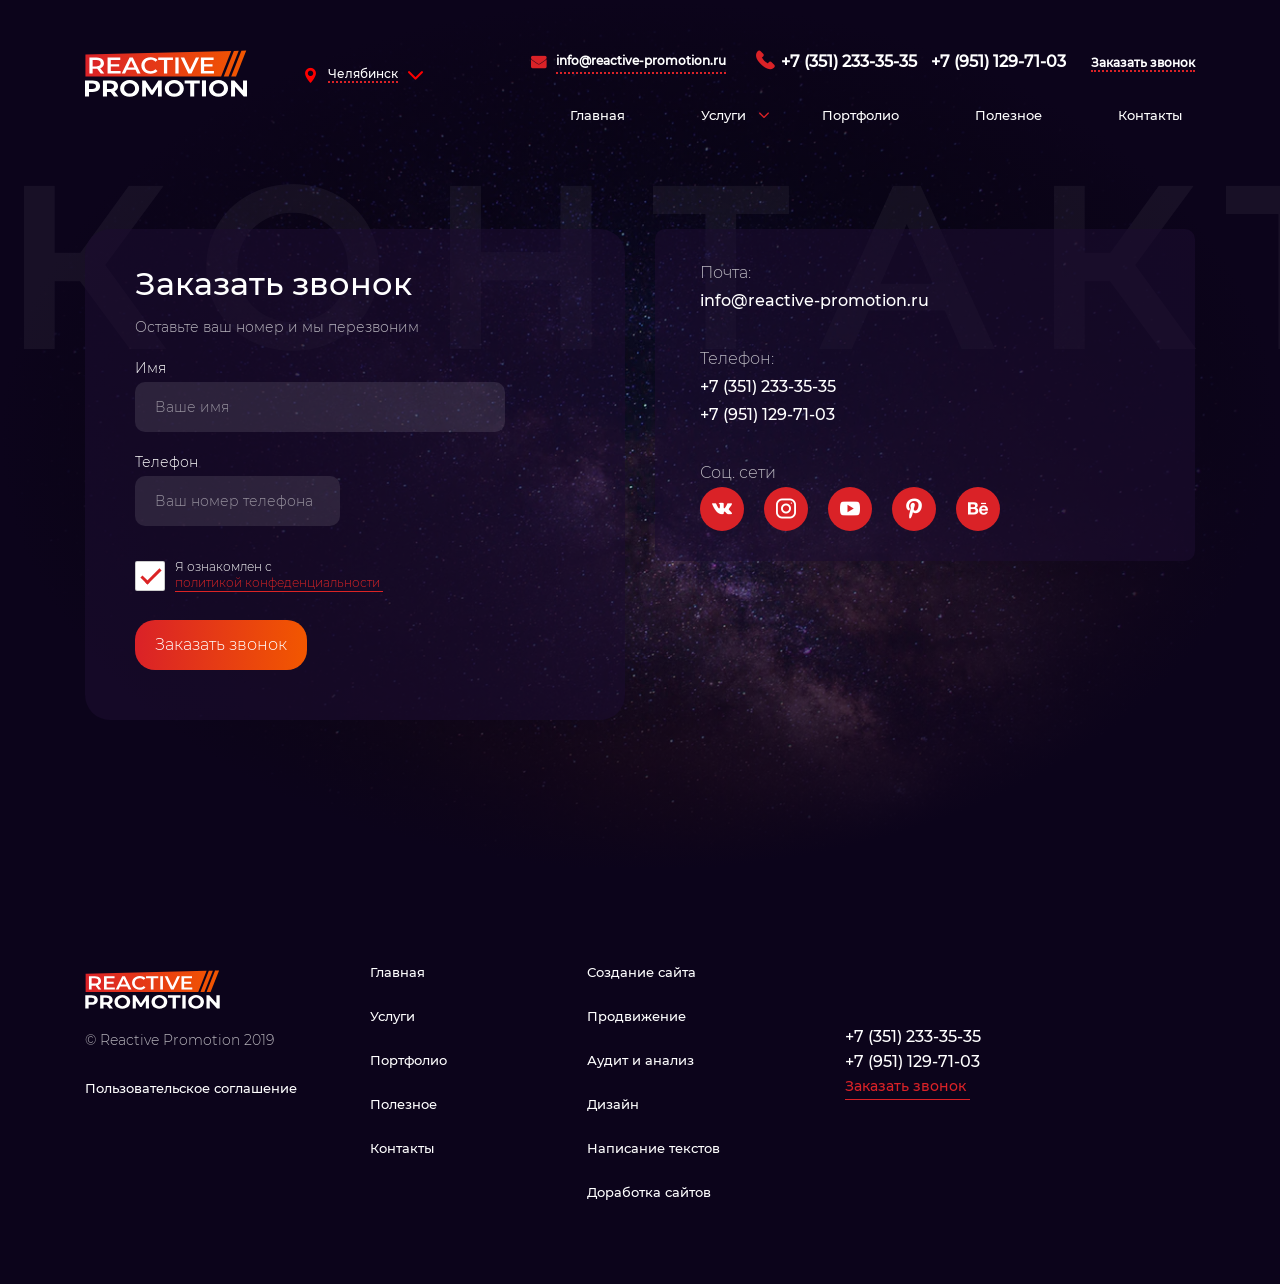
<file: contact.html>
<!DOCTYPE html>
<html lang="ru">
  <head>
    <meta charset="utf-8">
    <title>Reactive</title>
    <link rel="shortcut icon" type="image/png" href="img/favicon/favicon.png"/>
    <meta name="description" content="">
  	<meta http-equiv="X-UA-Compatible" content="IE=edge">
    <link rel="stylesheet" href="css/main.css">
  </head>
  <body>
    <section class="main-screen main-sub-screen">
      <div class="header">
        <div class="container">
          <div class="row no-gutters">
            <div class="col-xl-2 col-lg-2 col-md-3 col-sm-3 col-3">
              <div class="logo">
                <a href="index.html"><img src="img/logo/reactive.svg" class="logo-pc"> <img src="img/logo-mob.png" class="logo-mob"></a>
              </div>
            </div>
            <div class="col-xl-2 col-lg-3 col">
              <div class="city-select">

                <div class="city-select__selector js-city-select">
                  <div class="city-select-box js-toggle-city-dropdown ">
                    <div class="city-select-box__current"><span class="city-select-box__current-text js-selected-text "></span><span class="flaticon-maps-and-flags left-icon"></span> <span class="flaticon-arrow-down-sign-to-navigate right-icon"></span> </div>
                    <ul class="city-select-box__dropdown js-city-dropdown">
                      <li class="city-select-box__item is-selected"><a class="city-select-box__link js-city-link" href="#">Челябинск</a></li>
                      <li class="city-select-box__item"><a class="city-select-box__link js-city-link" href="#">Санкт-Петербург</a></li>
                      <li class="city-select-box__item "><a class="city-select-box__link js-city-link" href="#">Москва</a></li>
                    </ul>
                  </div>
                </div>
              </div>
            </div>
            <div class="col-xl-8 col-lg-7 col-md-9 col-sm-9 col-9">
              <div class="header-info">
                <a href="mailto:info@reactive-promotion.ru" class="email-block"> <span class="flaticon-envelope"></span> info@reactive-promotion.ru</a>
                <div class="tell-header">
                  <a href="tel:+73512333535" class="phone"><span class="flaticon-call-answer"></span> +7 (351) 233-35-35</a>
                  <a href="tel:+79511297103" class="phone">+7 (951) 129-71-03</a>
                </div>
                <div class="popup-tell">
                  <a href="#form" class="phone-popup popup-form" data-effect="mfp-zoom-in">Заказать звонок</a>
                </div>
              </div>
            </div>
          </div>
          <div class="navigation">
            <a href="#mobile-menu" class="toggle-mnu"><span class="menu-icon"> <img src="img/menu.png" alt=""> </span>МЕНЮ</a>
            <div class="top-mnu">
              <ul class="sf-menu">
                <li><a href="index.html">Главная</a></li>
                <li>
                  <a href="development.html">Услуги <span class="flaticon-arrow-down-sign-to-navigate"></span> </a>
                  <ul>
                    <li>
                      <a href="development.html">Создание сайта <span class="flaticon-next"></span> </a>
                      <ul>
                        <li><a href="development.html">Продвижение сайта <span class="flaticon-next"></span></a>
                          <ul>
                            <li><a href="development.html">Продвижение сайта</a></li>
                            <li><a href="development.html">Продвижение в соц.сетях</a></li>
                            <li><a href="development.html">Готовые решения</a></li>
                          </ul>
                        </li>
                        <li><a href="#">Продвижение в соц.сетях <span class="flaticon-next"></span></a>
                          <ul>
                            <li><a href="development.html">Продвижение сайта</a></li>
                            <li><a href="development.html">Продвижение в соц.сетях</a></li>
                            <li><a href="development.html">Готовые решения</a></li>
                          </ul>
                        </li>
                        <li><a href="#">Готовые решения <span class="flaticon-next"></span></a>
                          <ul>
                            <li><a href="development.html">Продвижение сайта</a></li>
                            <li><a href="development.html">Продвижение в соц.сетях</a></li>
                            <li><a href="development.html">Готовые решения</a></li>
                          </ul>
                        </li>
                      </ul>
                    </li>
                    <li><a href="development.html">Продвижение <span class="flaticon-next"></span></a>
                      <ul>
                        <li><a href="development.html">Продвижение сайта <span class="flaticon-next"></span></a>
                          <ul>
                            <li><a href="development.html">Продвижение сайта</a></li>
                            <li><a href="development.html">Продвижение в соц.сетях</a></li>
                            <li><a href="development.html">Готовые решения</a></li>
                          </ul>
                        </li>
                        <li><a href="development.html">Продвижение в соц.сетях <span class="flaticon-next"></span></a>
                          <ul>
                            <li><a href="development.html">Продвижение сайта</a></li>
                            <li><a href="development.html">Продвижение в соц.сетях</a></li>
                            <li><a href="development.html">Готовые решения</a></li>
                          </ul>
                        </li>
                        <li><a href="development.html">Готовые решения <span class="flaticon-next"></span></a>
                          <ul>
                            <li><a href="development.html">Продвижение сайта</a></li>
                            <li><a href="development.html">Продвижение в соц.сетях</a></li>
                            <li><a href="development.html">Готовые решения</a></li>
                          </ul>
                        </li>
                      </ul>
                    </li>
                    <li><a href="development.html">Аудит и анализ <span class="flaticon-next"></span></a>
                      <ul>
                        <li><a href="development.html">Продвижение сайта <span class="flaticon-next"></span></a>
                          <ul>
                            <li><a href="development.html">Продвижение сайта</a></li>
                            <li><a href="development.html">Продвижение в соц.сетях</a></li>
                            <li><a href="development.html">Готовые решения</a></li>
                          </ul>
                        </li>
                        <li><a href="development.html">Продвижение в соц.сетях <span class="flaticon-next"></span></a>
                          <ul>
                            <li><a href="development.html">Продвижение сайта</a></li>
                            <li><a href="development.html">Продвижение в соц.сетях</a></li>
                            <li><a href="development.html">Готовые решения</a></li>
                          </ul>
                        </li>
                        <li><a href="development.html">Готовые решения <span class="flaticon-next"></span></a>
                          <ul>
                            <li><a href="development.html">Продвижение сайта</a></li>
                            <li><a href="development.html">Продвижение в соц.сетях</a></li>
                            <li><a href="development.html">Готовые решения</a></li>
                          </ul>
                        </li>
                      </ul>
                    </li>
                    <li><a href="development.html">Продвижение <span class="flaticon-next"></span></a>
                      <ul>
                        <li><a href="development.html">Продвижение сайта <span class="flaticon-next"></span></a>
                          <ul>
                            <li><a href="development.html">Продвижение сайта</a></li>
                            <li><a href="development.html">Продвижение в соц.сетях</a></li>
                            <li><a href="development.html">Готовые решения</a></li>
                          </ul>
                        </li>
                        <li><a href="development.html">Продвижение в соц.сетях <span class="flaticon-next"></span></a>
                          <ul>
                            <li><a href="development.html">Продвижение сайта</a></li>
                            <li><a href="development.html">Продвижение в соц.сетях</a></li>
                            <li><a href="development.html">Готовые решения</a></li>
                          </ul>
                        </li>
                        <li><a href="development.html">Готовые решения <span class="flaticon-next"></span></a>
                          <ul>
                            <li><a href="development.html">Продвижение сайта</a></li>
                            <li><a href="development.html">Продвижение в соц.сетях</a></li>
                            <li><a href="development.html">Готовые решения</a></li>
                          </ul>
                        </li>
                      </ul>
                    </li>
                    <li><a href="development.html">Дизайн <span class="flaticon-next"></span></a>
                      <ul>
                        <li><a href="development.html">Продвижение сайта <span class="flaticon-next"></span></a>
                          <ul>
                            <li><a href="development.html">Продвижение сайта</a></li>
                            <li><a href="development.html">Продвижение в соц.сетях</a></li>
                            <li><a href="development.html">Готовые решения</a></li>
                          </ul>
                        </li>
                        <li><a href="development.html">Продвижение в соц.сетях <span class="flaticon-next"></span></a>
                          <ul>
                            <li><a href="development.html">Продвижение сайта</a></li>
                            <li><a href="development.html">Продвижение в соц.сетях</a></li>
                            <li><a href="development.html">Готовые решения</a></li>
                          </ul>
                        </li>
                        <li><a href="development.html">Готовые решения <span class="flaticon-next"></span></a>
                          <ul>
                            <li><a href="development.html">Продвижение сайта</a></li>
                            <li><a href="development.html">Продвижение в соц.сетях</a></li>
                            <li><a href="development.html">Готовые решения</a></li>
                          </ul>
                        </li>
                      </ul>
                    </li>
                    <li><a href="development.html">Прочие услуги <span class="flaticon-next"></span></a>
                      <ul>
                        <li><a href="development.html">Продвижение сайта <span class="flaticon-next"></span></a>
                          <ul>
                            <li><a href="development.html">Продвижение сайта</a></li>
                            <li><a href="development.html">Продвижение в соц.сетях</a></li>
                            <li><a href="development.html">Готовые решения</a></li>
                          </ul>
                        </li>
                        <li><a href="development.html">Продвижение в соц.сетях <span class="flaticon-next"></span></a>
                          <ul>
                            <li><a href="development.html">Продвижение сайта</a></li>
                            <li><a href="development.html">Продвижение в соц.сетях</a></li>
                            <li><a href="development.html">Готовые решения</a></li>
                          </ul>
                        </li>
                        <li><a href="development.html">Готовые решения <span class="flaticon-next"></span></a>
                          <ul>
                            <li><a href="development.html">Продвижение сайта</a></li>
                            <li><a href="development.html">Продвижение в соц.сетях</a></li>
                            <li><a href="development.html">Готовые решения</a></li>
                          </ul>
                        </li>
                      </ul>
                    </li>
                  </ul>
                </li>
                <li><a href="development.html">Портфолио</a></li>
                <li><a href="development.html">Полезное</a></li>
                <li><a href="contact.html">Контакты</a></li>
              </ul>
            </div>
          </div>
        </div>
      </div>
      <p class="big-title contact-title">Контакты</p>
      <div class="contact-desc">
        <div class="container">
          <div class="row">
            <div class="col-xl-6">
              <div class="contact-section">
                <div  role="form" class="wpcf7 white-popup-block " id="wpcf7-f34-o2" lang="ru-RU" dir="ltr">
                  <div class="screen-reader-response"></div>
                  <form action="/#wpcf7-f34-o2" method="post" class="wpcf7-form" novalidate="novalidate">
                    <div style="display: none;">
                        <input type="hidden" name="_wpcf7" value="34">
                        <input type="hidden" name="_wpcf7_version" value="5.1.3">
                        <input type="hidden" name="_wpcf7_locale" value="ru_RU">
                        <input type="hidden" name="_wpcf7_unit_tag" value="wpcf7-f34-o2">
                        <input type="hidden" name="_wpcf7_container_post" value="0">
                    </div>
                      <h2>Заказать звонок</h2>
                      <p class="sub-title-form">Оставьте ваш номер и мы перезвоним </p>
                      <p class="form-info">Имя</p>
                      <p><span class="wpcf7-form-control-wrap your-name"><input type="text" name="your-name" value="" size="40"
                                  class="wpcf7-form-control wpcf7-text wpcf7-validates-as-required" aria-required="true"
                                  aria-invalid="false" placeholder="Ваше имя"></span></p>
                      <p class="form-info">Телефон</p>
                      <p><span class="wpcf7-form-control-wrap your-phone"><input type="tel" name="your-phone" value="" size="40"
                                  class="wpcf7-form-control wpcf7-text wpcf7-tel wpcf7-validates-as-required wpcf7-validates-as-tel"
                                  aria-required="true" aria-invalid="false" placeholder="Ваш номер телефона"></span></p>
                                  <label class="form-help">
                                      <span class="wpcf7-form-control-wrap pomosh">
                                          <span class="wpcf7-form-control wpcf7-checkbox">
                                              <span class="wpcf7-list-item first last">
                                                  <input type="checkbox" name="pomosh[]" value="" checked>
                                                  <span class="wpcf7-list-item-label"><p>Я ознакомлен с <span class="form-text-red">политикой конфеденциальности</span></p>
                                                  </span>
                                              </span>
                                          </span>
                                      </span>
                                  </label>
                          <input type="submit" value="Заказать звонок" class="wpcf7-form-control wpcf7-submit btn"><span
                              class="ajax-loader"></span></p>
                      <div class="wpcf7-response-output wpcf7-display-none"></div>
                  </form>
                </div>
              </div>
            </div>
            <div class="col-xl-6">
              <div class="contact-social">
                <div class="contact-info">
                  <div class="contact-email">
                    <p class="contact-sub">Почта:</p>
                    <a href="mailto:info@reactive-promotion.ru" class="contact-email-link">info@reactive-promotion.ru</a>
                  </div>
                  <div class="contact-tell">
                    <p class="contact-sub">Телефон:</p>
                    <a href="tel:+73512333535" class="contact-tell-block">+7 (351) 233-35-35</a>
                    <a href="tel:+79511297103" class="contact-tell-block">+7 (951) 129-71-03</a>
                  </div>
                  <div class="social-contact">
                    <p class="contact-sub">Соц. сети</p>
                    <div class="social">
                      <ul>
                        <li><a href="#"> <span class="flaticon-vk-social-network-logo"></span> </a></li>
                        <li><a href="#"><span class="flaticon-instagram"></span></a></li>
                        <li><a href="#"><span class="flaticon-youtube"></span></a></li>
                        <li><a href="#"><span class="flaticon-pinterest"></span></a></li>
                        <li><a href="#"><span class="flaticon-behance"> </span></a></li>
                      </ul>
                    </div>
                  </div>
                </div>
              </div>
            </div>
          </div>
        </div>
      </div>
    </section>
     <footer>
      <div class="container">
        <div class="row">
          <div class="col-xl-3">
            <div class="footer-info">
              <div class="footer-logo">
                <a href="index.html"> <img src="img/logo/reactive.svg" alt=""> </a>
              </div>
              <p class="copy">© Reactive Promotion 2019</p>
              <a href="#" class="user-copy">Пользовательское соглашение</a> 
            </div>
          </div>
          <div class="col-xl-4">
            <div class="footer-nav">
              <ul>
                <li> <a href="#">Главная</a> </li>
                <li> <a href="#">Услуги</a> </li>
                <li> <a href="#">Портфолио</a> </li>
                <li> <a href="#">Полезное</a> </li>
                <li> <a href="#">Контакты</a> </li>
              </ul>
              <ul>
                <li> <a href="#">Создание сайта</a> </li>
                <li> <a href="#">Продвижение</a> </li>
                <li> <a href="#">Аудит и анализ</a> </li>
                <li> <a href="#">Дизайн</a> </li>
                <li> <a href="#">Написание текстов</a> </li>
                <li> <a href="#">Доработка сайтов</a> </li>
              </ul>
            </div>
          </div>
          <div class="col-xl-4 offset-1 offset-lg-1">
            <div class="social hidden-lg">
              <ul>
                <li data-aos="fade-down" data-aos-delay="100"><a href="#"> <span class="flaticon-vk-social-network-logo"></span> </a></li>
                <li data-aos="fade-down" data-aos-delay="200"><a href="#"><span class="flaticon-instagram"></span></a></li>
                <li data-aos="fade-down" data-aos-delay="300"><a href="#"><span class="flaticon-youtube"></span></a></li>
                <li data-aos="fade-down" data-aos-delay="400"><a href="#"><span class="flaticon-pinterest"></span></a></li>
                <li data-aos="fade-down" data-aos-delay="500"><a href="#"><span class="flaticon-behance"> </span></a></li>
              </ul>
            </div>
            <div class="footer-phone">
              <a href="tel:+73512333535" class="footer-tell">+7 (351) 233-35-35</a>
              <a href="tel:+9511297103" class="footer-tell">+7 (951) 129-71-03</a>
              <a href="#form" class="footer-popup popup-form" data-effect="mfp-zoom-in">Заказать звонок</a>
            </div>
          </div>
        </div>
      </div>
    </footer>

    <div id="form" role="form" class="wpcf7 white-popup-block mfp-with-anim mfp-hide" id="wpcf7-f34-o2" lang="ru-RU" dir="ltr">
      <div class="screen-reader-response"></div>
      <div class="form-img"style=" background-image: url('img/form-img.png')" ></div>
      <form action="/#wpcf7-f34-o2" method="post" class="wpcf7-form" novalidate="novalidate">
        <div style="display: none;">
            <input type="hidden" name="_wpcf7" value="34">
            <input type="hidden" name="_wpcf7_version" value="5.1.3">
            <input type="hidden" name="_wpcf7_locale" value="ru_RU">
            <input type="hidden" name="_wpcf7_unit_tag" value="wpcf7-f34-o2">
            <input type="hidden" name="_wpcf7_container_post" value="0">
        </div>
          <h2>Заказать звонок</h2>
          <p class="form-info">Имя</p>
          <p><span class="wpcf7-form-control-wrap your-name"><input type="text" name="your-name" value="" size="40"
                      class="wpcf7-form-control wpcf7-text wpcf7-validates-as-required" aria-required="true"
                      aria-invalid="false" placeholder="Ваше имя"></span></p>
          <p class="form-info">Телефон</p>
          <p><span class="wpcf7-form-control-wrap your-phone"><input type="tel" name="your-phone" value="" size="40"
                      class="wpcf7-form-control wpcf7-text wpcf7-tel wpcf7-validates-as-required wpcf7-validates-as-tel"
                      aria-required="true" aria-invalid="false" placeholder="Ваш номер телефона"></span></p>
                      <label class="form-help">
                          <span class="wpcf7-form-control-wrap pomosh">
                              <span class="wpcf7-form-control wpcf7-checkbox">
                                  <span class="wpcf7-list-item first last">
                                      <input type="checkbox" name="pomosh[]" value="Требуется помощь в пересадке на коляску">
                                      <span class="wpcf7-list-item-label"><p>Я ознакомлен с <span class="form-text-red">политикой конфеденциальности</span></p>
                                      </span>
                                  </span>
                              </span>
                          </span>
                      </label>
              <input type="submit" value="Заказать звонок" class="wpcf7-form-control wpcf7-submit btn"><span
                  class="ajax-loader"></span></p>
          <div class="wpcf7-response-output wpcf7-display-none"></div>
      </form>
    </div>
    <div id="forms" role="form" class="wpcf7 mfp-with-anim mfp-hide white-popup-block" id="wpcf7-f34-o2" lang="ru-RU" dir="ltr">
      <div class="screen-reader-response"></div>
      <div class="form-img"style=" background-image: url('img/form-img.png')" ></div>
      <form action="/#wpcf7-f34-o2" method="post" class="wpcf7-form" novalidate="novalidate">
        <div style="display: none;">
            <input type="hidden" name="_wpcf7" value="34">
            <input type="hidden" name="_wpcf7_version" value="5.1.3">
            <input type="hidden" name="_wpcf7_locale" value="ru_RU">
            <input type="hidden" name="_wpcf7_unit_tag" value="wpcf7-f34-o2">
            <input type="hidden" name="_wpcf7_container_post" value="0">
        </div>
        <h2>Получить бриф</h2>
        <p class="sub-title-form">Оставьте ваши данные и получите ссылку на бриф</p>
        <p class="form-info">Имя</p>
        <p><span class="wpcf7-form-control-wrap your-name"><input type="text" name="your-name" value="" size="40"
                    class="wpcf7-form-control wpcf7-text wpcf7-validates-as-required" aria-required="true"
                    aria-invalid="false" placeholder="Ваше имя"></span></p>
        <p class="form-info">Телефон</p>
        <p><span class="wpcf7-form-control-wrap your-phone"><input type="tel" name="your-phone" value="" size="40"
                    class="wpcf7-form-control wpcf7-text wpcf7-tel wpcf7-validates-as-required wpcf7-validates-as-tel"
                    aria-required="true" aria-invalid="false" placeholder="Ваш номер телефона"></span></p>
                    <label class="form-help">
                        <span class="wpcf7-form-control-wrap pomosh">
                            <span class="wpcf7-form-control wpcf7-checkbox">
                                <span class="wpcf7-list-item first last">
                                    <input type="checkbox" name="pomosh[]" value="Требуется помощь в пересадке на коляску">
                                    <span class="wpcf7-list-item-label"><p>Я ознакомлен с <span class="form-text-red">политикой конфеденциальности</span></p>
                                    </span>
                                </span>
                            </span>
                        </span>
                    </label>
            <input type="submit" value="Заказать звонок" class="wpcf7-form-control wpcf7-submit btn"><span
                class="ajax-loader"></span></p>
        <div class="wpcf7-response-output wpcf7-display-none"></div>
      </form>
    </div>
    <script src="libs/jquery/jquery.js"></script>
    <script src="libs/superfish/superfish.js"></script>
    <script src="libs/mmenu/mmenu.js"></script>
    <script src="https://unpkg.com/aos@2.3.1/dist/aos.js"></script>
    <script src="js/aos.js"></script>
    <script src="js/menu.js"></script>
    <script src="libs/slick/slick.js"></script>
    <script src="js/slider.js"></script>
    <script src="libs/Magnific-Popup/dist/jquery.magnific-popup.js"></script>
    <script src="js/popup.js"></script>
    <script src="js/dropdown.js"></script>

  </body>
</html>
</file>
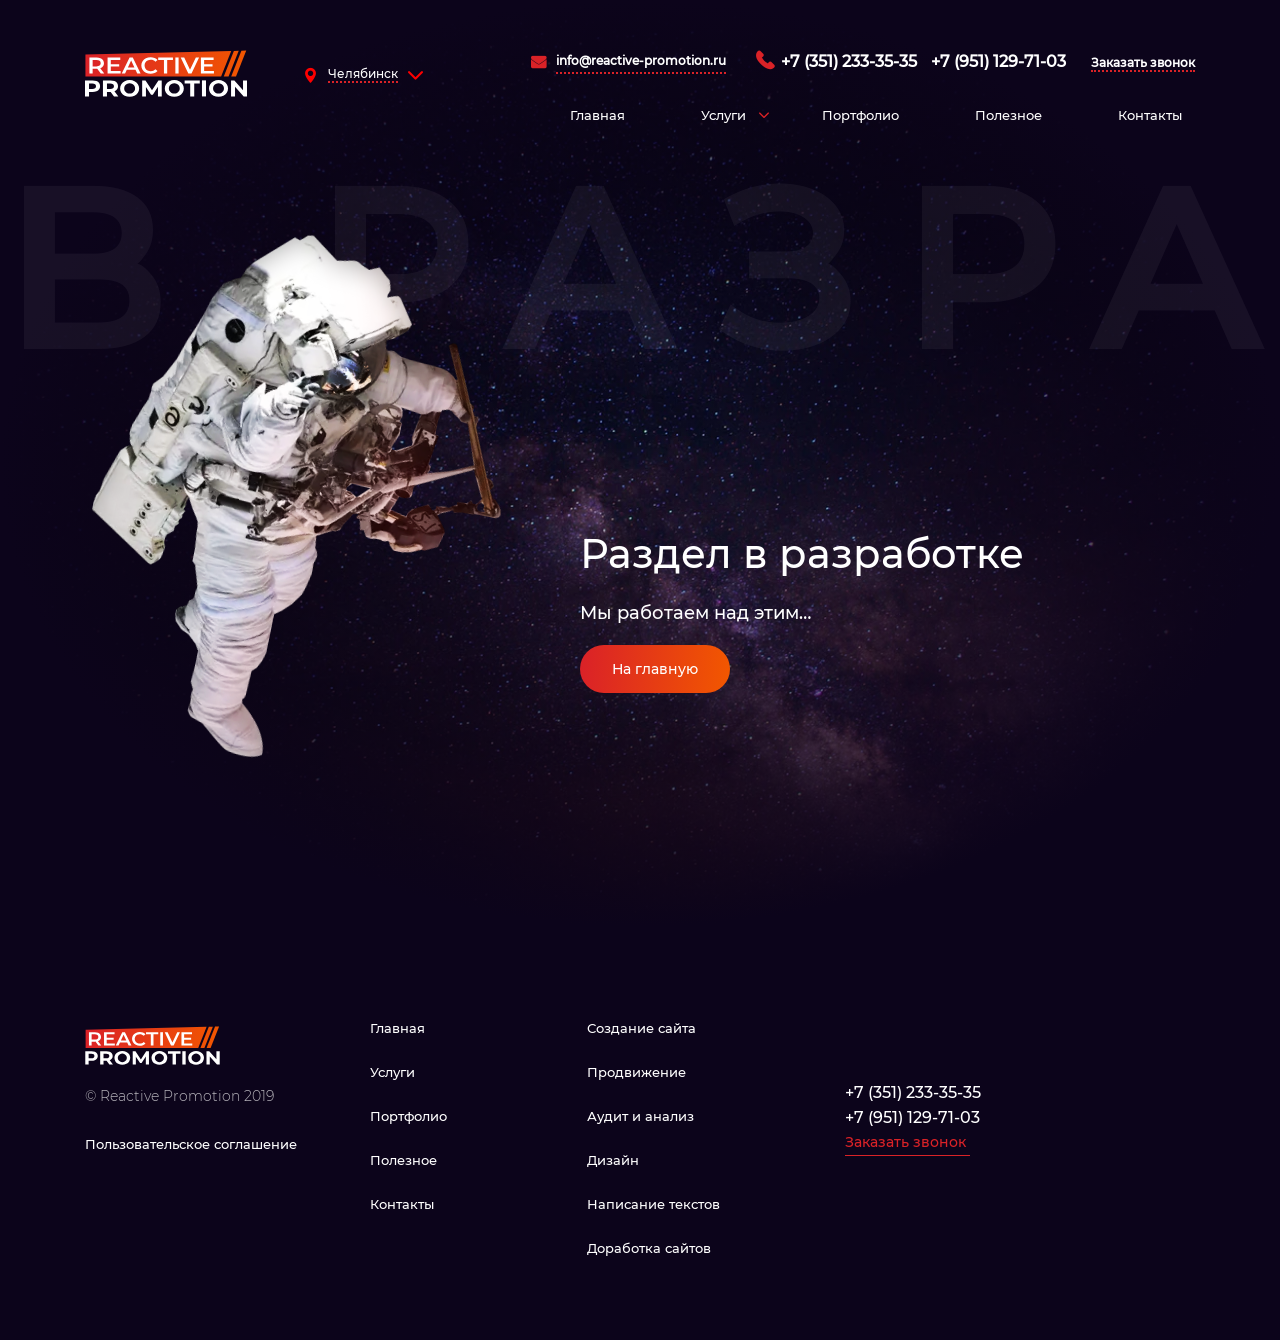
<file: development.html>
<!DOCTYPE html>
<html lang="ru">
  <head>
    <meta charset="utf-8">
    <title>Reactive</title>
    <link rel="shortcut icon" type="image/png" href="img/favicon/favicon.png"/>
    <meta name="description" content="">
  	<meta http-equiv="X-UA-Compatible" content="IE=edge">
    <link rel="stylesheet" href="css/main.css">
  </head>
  <body>
    <section class="main-screen main-sub-screen">
      <div class="header">
        <div class="container">
          <div class="row no-gutters">
            <div class="col-xl-2 col-lg-2 col-md-3 col-sm-3 col-3">
              <div class="logo">
                <a href="index.html"><img src="img/logo/reactive.svg" class="logo-pc"> <img src="img/logo-mob.png" class="logo-mob"></a>
              </div>
            </div>
            <div class="col-xl-2 col-lg-3 col">
              <div class="city-select">

                <div class="city-select__selector js-city-select">
                  <div class="city-select-box js-toggle-city-dropdown ">
                    <div class="city-select-box__current"><span class="city-select-box__current-text js-selected-text "></span><span class="flaticon-maps-and-flags left-icon"></span> <span class="flaticon-arrow-down-sign-to-navigate right-icon"></span> </div>
                    <ul class="city-select-box__dropdown js-city-dropdown">
                      <li class="city-select-box__item is-selected"><a class="city-select-box__link js-city-link" href="#">Челябинск</a></li>
                      <li class="city-select-box__item"><a class="city-select-box__link js-city-link" href="#">Санкт-Петербург</a></li>
                      <li class="city-select-box__item "><a class="city-select-box__link js-city-link" href="#">Москва</a></li>
                    </ul>
                  </div>
                </div>
              </div>
            </div>
            <div class="col-xl-8 col-lg-7 col-md-9 col-sm-9 col-9">
              <div class="header-info">
                <a href="mailto:info@reactive-promotion.ru" class="email-block"> <span class="flaticon-envelope"></span> info@reactive-promotion.ru</a>
                <div class="tell-header">
                  <a href="tel:+73512333535" class="phone"><span class="flaticon-call-answer"></span> +7 (351) 233-35-35</a>
                  <a href="tel:+79511297103" class="phone">+7 (951) 129-71-03</a>
                </div>
                <div class="popup-tell">
                  <a href="#form" class="phone-popup popup-form" data-effect="mfp-zoom-in">Заказать звонок</a>
                </div>
              </div>
            </div>
          </div>
          <div class="navigation">
            <a href="#mobile-menu" class="toggle-mnu"><span class="menu-icon"> <img src="img/menu.png" alt=""> </span>МЕНЮ</a>
            <div class="top-mnu">
              <ul class="sf-menu">
                <li><a href="index.html">Главная</a></li>
                <li>
                  <a href="development.html">Услуги <span class="flaticon-arrow-down-sign-to-navigate"></span> </a>
                  <ul>
                    <li>
                      <a href="development.html">Создание сайта <span class="flaticon-next"></span> </a>
                      <ul>
                        <li><a href="development.html">Продвижение сайта <span class="flaticon-next"></span></a>
                          <ul>
                            <li><a href="development.html">Продвижение сайта</a></li>
                            <li><a href="development.html">Продвижение в соц.сетях</a></li>
                            <li><a href="development.html">Готовые решения</a></li>
                          </ul>
                        </li>
                        <li><a href="#">Продвижение в соц.сетях <span class="flaticon-next"></span></a>
                          <ul>
                            <li><a href="development.html">Продвижение сайта</a></li>
                            <li><a href="development.html">Продвижение в соц.сетях</a></li>
                            <li><a href="development.html">Готовые решения</a></li>
                          </ul>
                        </li>
                        <li><a href="#">Готовые решения <span class="flaticon-next"></span></a>
                          <ul>
                            <li><a href="development.html">Продвижение сайта</a></li>
                            <li><a href="development.html">Продвижение в соц.сетях</a></li>
                            <li><a href="development.html">Готовые решения</a></li>
                          </ul>
                        </li>
                      </ul>
                    </li>
                    <li><a href="development.html">Продвижение <span class="flaticon-next"></span></a>
                      <ul>
                        <li><a href="development.html">Продвижение сайта <span class="flaticon-next"></span></a>
                          <ul>
                            <li><a href="development.html">Продвижение сайта</a></li>
                            <li><a href="development.html">Продвижение в соц.сетях</a></li>
                            <li><a href="development.html">Готовые решения</a></li>
                          </ul>
                        </li>
                        <li><a href="development.html">Продвижение в соц.сетях <span class="flaticon-next"></span></a>
                          <ul>
                            <li><a href="development.html">Продвижение сайта</a></li>
                            <li><a href="development.html">Продвижение в соц.сетях</a></li>
                            <li><a href="development.html">Готовые решения</a></li>
                          </ul>
                        </li>
                        <li><a href="development.html">Готовые решения <span class="flaticon-next"></span></a>
                          <ul>
                            <li><a href="development.html">Продвижение сайта</a></li>
                            <li><a href="development.html">Продвижение в соц.сетях</a></li>
                            <li><a href="development.html">Готовые решения</a></li>
                          </ul>
                        </li>
                      </ul>
                    </li>
                    <li><a href="development.html">Аудит и анализ <span class="flaticon-next"></span></a>
                      <ul>
                        <li><a href="development.html">Продвижение сайта <span class="flaticon-next"></span></a>
                          <ul>
                            <li><a href="development.html">Продвижение сайта</a></li>
                            <li><a href="development.html">Продвижение в соц.сетях</a></li>
                            <li><a href="development.html">Готовые решения</a></li>
                          </ul>
                        </li>
                        <li><a href="development.html">Продвижение в соц.сетях <span class="flaticon-next"></span></a>
                          <ul>
                            <li><a href="development.html">Продвижение сайта</a></li>
                            <li><a href="development.html">Продвижение в соц.сетях</a></li>
                            <li><a href="development.html">Готовые решения</a></li>
                          </ul>
                        </li>
                        <li><a href="development.html">Готовые решения <span class="flaticon-next"></span></a>
                          <ul>
                            <li><a href="development.html">Продвижение сайта</a></li>
                            <li><a href="development.html">Продвижение в соц.сетях</a></li>
                            <li><a href="development.html">Готовые решения</a></li>
                          </ul>
                        </li>
                      </ul>
                    </li>
                    <li><a href="development.html">Продвижение <span class="flaticon-next"></span></a>
                      <ul>
                        <li><a href="development.html">Продвижение сайта <span class="flaticon-next"></span></a>
                          <ul>
                            <li><a href="development.html">Продвижение сайта</a></li>
                            <li><a href="development.html">Продвижение в соц.сетях</a></li>
                            <li><a href="development.html">Готовые решения</a></li>
                          </ul>
                        </li>
                        <li><a href="development.html">Продвижение в соц.сетях <span class="flaticon-next"></span></a>
                          <ul>
                            <li><a href="development.html">Продвижение сайта</a></li>
                            <li><a href="development.html">Продвижение в соц.сетях</a></li>
                            <li><a href="development.html">Готовые решения</a></li>
                          </ul>
                        </li>
                        <li><a href="development.html">Готовые решения <span class="flaticon-next"></span></a>
                          <ul>
                            <li><a href="development.html">Продвижение сайта</a></li>
                            <li><a href="development.html">Продвижение в соц.сетях</a></li>
                            <li><a href="development.html">Готовые решения</a></li>
                          </ul>
                        </li>
                      </ul>
                    </li>
                    <li><a href="development.html">Дизайн <span class="flaticon-next"></span></a>
                      <ul>
                        <li><a href="development.html">Продвижение сайта <span class="flaticon-next"></span></a>
                          <ul>
                            <li><a href="development.html">Продвижение сайта</a></li>
                            <li><a href="development.html">Продвижение в соц.сетях</a></li>
                            <li><a href="development.html">Готовые решения</a></li>
                          </ul>
                        </li>
                        <li><a href="development.html">Продвижение в соц.сетях <span class="flaticon-next"></span></a>
                          <ul>
                            <li><a href="development.html">Продвижение сайта</a></li>
                            <li><a href="development.html">Продвижение в соц.сетях</a></li>
                            <li><a href="development.html">Готовые решения</a></li>
                          </ul>
                        </li>
                        <li><a href="development.html">Готовые решения <span class="flaticon-next"></span></a>
                          <ul>
                            <li><a href="development.html">Продвижение сайта</a></li>
                            <li><a href="development.html">Продвижение в соц.сетях</a></li>
                            <li><a href="development.html">Готовые решения</a></li>
                          </ul>
                        </li>
                      </ul>
                    </li>
                    <li><a href="development.html">Прочие услуги <span class="flaticon-next"></span></a>
                      <ul>
                        <li><a href="development.html">Продвижение сайта <span class="flaticon-next"></span></a>
                          <ul>
                            <li><a href="development.html">Продвижение сайта</a></li>
                            <li><a href="development.html">Продвижение в соц.сетях</a></li>
                            <li><a href="development.html">Готовые решения</a></li>
                          </ul>
                        </li>
                        <li><a href="development.html">Продвижение в соц.сетях <span class="flaticon-next"></span></a>
                          <ul>
                            <li><a href="development.html">Продвижение сайта</a></li>
                            <li><a href="development.html">Продвижение в соц.сетях</a></li>
                            <li><a href="development.html">Готовые решения</a></li>
                          </ul>
                        </li>
                        <li><a href="development.html">Готовые решения <span class="flaticon-next"></span></a>
                          <ul>
                            <li><a href="development.html">Продвижение сайта</a></li>
                            <li><a href="development.html">Продвижение в соц.сетях</a></li>
                            <li><a href="development.html">Готовые решения</a></li>
                          </ul>
                        </li>
                      </ul>
                    </li>
                  </ul>
                </li>
                <li><a href="development.html">Портфолио</a></li>
                <li><a href="development.html">Полезное</a></li>
                <li><a href="contact.html">Контакты</a></li>
              </ul>
            </div>
          </div>
        </div>
      </div>
      <p class="big-title contact-title">В РАЗРАБОТКЕ</p>
      <div class="contact-desc">
        <div class="container">
          <div class="row">
            <div class="col-xl-5">
              <div class="development-img" style=" background-image: url('img/astronault2.png')"></div>
            </div>
            <div class="col-xl-7">
              <div class="error-info development-info">
                <p class="development-title">Раздел в разработке</p>
                <p class="development-subtitle">Мы работаем над этим…</p>
                <div class="development-button">
                  <a href="index.html" class="buttons">На главную</a>
                </div>
              </div>
            </div>
          </div>
        </div>
      </div>
    </section>

    <footer>
      <div class="container">
        <div class="row">
          <div class="col-xl-3">
            <div class="footer-info">
              <div class="footer-logo">
                <a href="index.html"> <img src="img/logo/reactive.svg" alt=""> </a>
              </div>
              <p class="copy">© Reactive Promotion 2019</p>
              <a href="#" class="user-copy">Пользовательское соглашение</a> 
            </div>
          </div>
          <div class="col-xl-4">
            <div class="footer-nav">
              <ul>
                <li> <a href="#">Главная</a> </li>
                <li> <a href="#">Услуги</a> </li>
                <li> <a href="#">Портфолио</a> </li>
                <li> <a href="#">Полезное</a> </li>
                <li> <a href="#">Контакты</a> </li>
              </ul>
              <ul>
                <li> <a href="#">Создание сайта</a> </li>
                <li> <a href="#">Продвижение</a> </li>
                <li> <a href="#">Аудит и анализ</a> </li>
                <li> <a href="#">Дизайн</a> </li>
                <li> <a href="#">Написание текстов</a> </li>
                <li> <a href="#">Доработка сайтов</a> </li>
              </ul>
            </div>
          </div>
          <div class="col-xl-4 offset-1 offset-lg-1">
            <div class="social hidden-lg">
              <ul>
                <li data-aos="fade-down" data-aos-delay="100"><a href="#"> <span class="flaticon-vk-social-network-logo"></span> </a></li>
                <li data-aos="fade-down" data-aos-delay="200"><a href="#"><span class="flaticon-instagram"></span></a></li>
                <li data-aos="fade-down" data-aos-delay="300"><a href="#"><span class="flaticon-youtube"></span></a></li>
                <li data-aos="fade-down" data-aos-delay="400"><a href="#"><span class="flaticon-pinterest"></span></a></li>
                <li data-aos="fade-down" data-aos-delay="500"><a href="#"><span class="flaticon-behance"> </span></a></li>
              </ul>
            </div>
            <div class="footer-phone">
              <a href="tel:+73512333535" class="footer-tell">+7 (351) 233-35-35</a>
              <a href="tel:+9511297103" class="footer-tell">+7 (951) 129-71-03</a>
              <a href="#form" class="footer-popup popup-form" data-effect="mfp-zoom-in">Заказать звонок</a>
            </div>
          </div>
        </div>
      </div>
    <div id="form" role="form" class="wpcf7 white-popup-block mfp-with-anim mfp-hide" id="wpcf7-f34-o2" lang="ru-RU" dir="ltr">
      <div class="screen-reader-response"></div>
      <!-- <div class="form-img"style=" background-image: url('img/form-img.png')" ></div> -->
      <form action="/#wpcf7-f34-o2" method="post" class="wpcf7-form" novalidate="novalidate">
        <div style="display: none;">
            <input type="hidden" name="_wpcf7" value="34">
            <input type="hidden" name="_wpcf7_version" value="5.1.3">
            <input type="hidden" name="_wpcf7_locale" value="ru_RU">
            <input type="hidden" name="_wpcf7_unit_tag" value="wpcf7-f34-o2">
            <input type="hidden" name="_wpcf7_container_post" value="0">
        </div>
          <h2>Заказать звонок</h2>
          <p class="form-info">Имя</p>
          <p><span class="wpcf7-form-control-wrap your-name"><input type="text" name="your-name" value="" size="40"
                      class="wpcf7-form-control wpcf7-text wpcf7-validates-as-required" aria-required="true"
                      aria-invalid="false" placeholder="Ваше имя"></span></p>
          <p class="form-info">Телефон</p>
          <p><span class="wpcf7-form-control-wrap your-phone"><input type="tel" name="your-phone" value="" size="40"
                      class="wpcf7-form-control wpcf7-text wpcf7-tel wpcf7-validates-as-required wpcf7-validates-as-tel"
                      aria-required="true" aria-invalid="false" placeholder="Ваш номер телефона"></span></p>
                      <label class="form-help">
                          <span class="wpcf7-form-control-wrap pomosh">
                              <span class="wpcf7-form-control wpcf7-checkbox">
                                  <span class="wpcf7-list-item first last">
                                      <input type="checkbox" name="pomosh[]" value="" checked>
                                      <span class="wpcf7-list-item-label"><p>Я ознакомлен с <span class="form-text-red">политикой конфеденциальности</span></p>
                                      </span>
                                  </span>
                              </span>
                          </span>
                      </label>
              <input type="submit" value="Заказать звонок" class="wpcf7-form-control wpcf7-submit btn"><span
                  class="ajax-loader"></span></p>
          <div class="wpcf7-response-output wpcf7-display-none"></div>
      </form>
    </div>
    <div id="forms" role="form" class="wpcf7 mfp-with-anim mfp-hide white-popup-block" id="wpcf7-f34-o2" lang="ru-RU" dir="ltr">
      <div class="screen-reader-response"></div>
      <!-- <div class="form-img"style=" background-image: url('img/form-img.png')" ></div> -->
      <form action="/#wpcf7-f34-o2" method="post" class="wpcf7-form" novalidate="novalidate">
        <div style="display: none;">
            <input type="hidden" name="_wpcf7" value="34">
            <input type="hidden" name="_wpcf7_version" value="5.1.3">
            <input type="hidden" name="_wpcf7_locale" value="ru_RU">
            <input type="hidden" name="_wpcf7_unit_tag" value="wpcf7-f34-o2">
            <input type="hidden" name="_wpcf7_container_post" value="0">
        </div>
        <h2>Получить бриф</h2>
        <p class="sub-title-form">Оставьте ваши данные и получите ссылку на бриф</p>
        <p class="form-info">Имя</p>
        <p><span class="wpcf7-form-control-wrap your-name"><input type="text" name="your-name" value="" size="40"
                    class="wpcf7-form-control wpcf7-text wpcf7-validates-as-required" aria-required="true"
                    aria-invalid="false" placeholder="Ваше имя"></span></p>
        <p class="form-info">Телефон</p>
        <p><span class="wpcf7-form-control-wrap your-phone"><input type="tel" name="your-phone" value="" size="40"
                    class="wpcf7-form-control wpcf7-text wpcf7-tel wpcf7-validates-as-required wpcf7-validates-as-tel"
                    aria-required="true" aria-invalid="false" placeholder="Ваш номер телефона"></span></p>
                    <label class="form-help">
                        <span class="wpcf7-form-control-wrap pomosh">
                            <span class="wpcf7-form-control wpcf7-checkbox">
                                <span class="wpcf7-list-item first last">
                                    <input type="checkbox" name="pomosh[]" value="" checked>
                                    <span class="wpcf7-list-item-label"><p>Я ознакомлен с <span class="form-text-red">политикой конфеденциальности</span></p>
                                    </span>
                                </span>
                            </span>
                        </span>
                    </label>
            <input type="submit" value="Заказать звонок" class="wpcf7-form-control wpcf7-submit btn"><span
                class="ajax-loader"></span></p>
        <div class="wpcf7-response-output wpcf7-display-none"></div>
      </form>
    </div>
    <script src="libs/jquery/jquery.js"></script>
    <script src="libs/superfish/superfish.js"></script>
    <script src="libs/mmenu/mmenu.js"></script>
    <script src="https://unpkg.com/aos@2.3.1/dist/aos.js"></script>
    <script src="js/aos.js"></script>
    <script src="js/menu.js"></script>
    <script src="libs/slick/slick.js"></script>
    <script src="js/slider.js"></script>
    <script src="libs/Magnific-Popup/dist/jquery.magnific-popup.js"></script>
    <script src="js/popup.js"></script>
    <script src="js/dropdown.js"></script>

  </body>
</html>
</file>
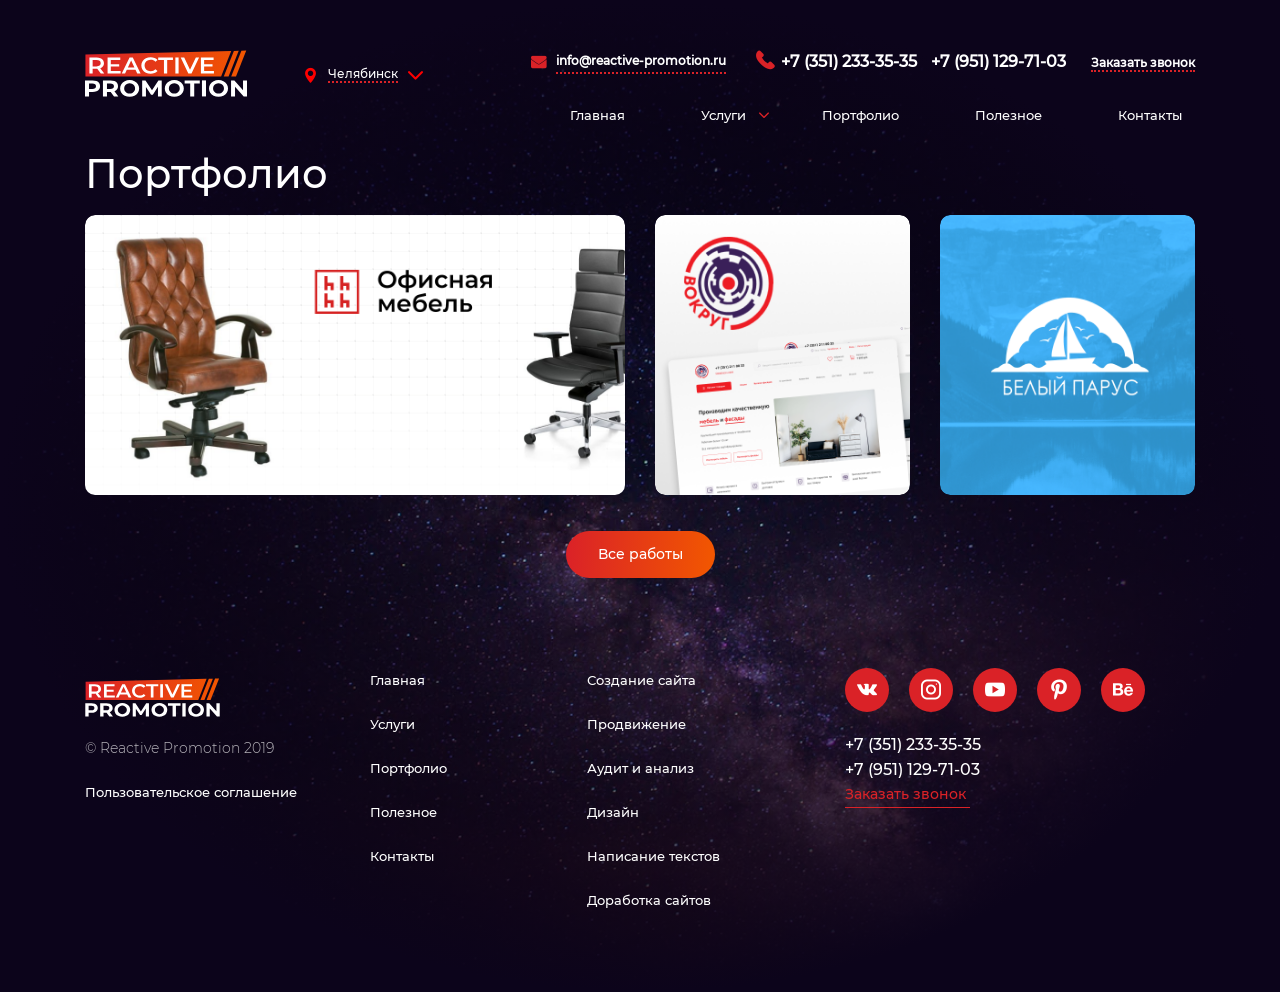
<file: portfolio.html>
<!DOCTYPE html>
<html lang="ru">
  <head>
    <meta charset="utf-8">
    <title>Reactive</title>
    <link rel="shortcut icon" type="image/png" href="img/favicon/favicon.png"/>
    <meta name="description" content="">
  	<meta http-equiv="X-UA-Compatible" content="IE=edge">
  	<meta name="viewport" content="width=device-width, initial-scale=1, maximum-scale=1">
    <link rel="stylesheet" href="css/main.css">
  </head>
  <body>
    <section class="main-screen main-sub-screen">
      <div class="header">
        <div class="container">
          <div class="row no-gutters">
            <div class="col-xl-2 col-lg-2 col-md-3 col-sm-3 col-3">
              <div class="logo">
                <a href="index.html"><img src="img/logo/reactive.svg" class="logo-pc"> <img src="img/logo-mob.png" class="logo-mob"></a>
              </div>
            </div>
            <div class="col-xl-2 col-lg-3 col">
              <div class="city-select">

                <div class="city-select__selector js-city-select">
                  <div class="city-select-box js-toggle-city-dropdown ">
                    <div class="city-select-box__current"><span class="city-select-box__current-text js-selected-text "></span><span class="flaticon-maps-and-flags left-icon"></span> <span class="flaticon-arrow-down-sign-to-navigate right-icon"></span> </div>
                    <ul class="city-select-box__dropdown js-city-dropdown">
                      <li class="city-select-box__item is-selected"><a class="city-select-box__link js-city-link" href="#">Челябинск</a></li>
                      <li class="city-select-box__item"><a class="city-select-box__link js-city-link" href="#">Санкт-Петербург</a></li>
                      <li class="city-select-box__item "><a class="city-select-box__link js-city-link" href="#">Москва</a></li>
                    </ul>
                  </div>
                </div>
              </div>
            </div>
            <div class="col-xl-8 col-lg-7 col-md-9 col-sm-9 col-9">
              <div class="header-info">
                <a href="mailto:info@reactive-promotion.ru" class="email-block"> <span class="flaticon-envelope"></span> info@reactive-promotion.ru</a>
                <div class="tell-header">
                  <a href="tel:+73512333535" class="phone"><span class="flaticon-call-answer"></span> +7 (351) 233-35-35</a>
                  <a href="tel:+79511297103" class="phone">+7 (951) 129-71-03</a>
                </div>
                <div class="popup-tell">
                  <a href="#form" class="phone-popup popup-form" data-effect="mfp-zoom-in">Заказать звонок</a>
                </div>
              </div>
            </div>
          </div>
          <div class="navigation">
            <a href="#mobile-menu" class="toggle-mnu"><span class="menu-icon"> <img src="img/menu.png" alt=""> </span>МЕНЮ</a>
            <div class="top-mnu">
              <ul class="sf-menu">
                <li><a href="index.html">Главная</a></li>
                <li>
                  <a href="development.html">Услуги <span class="flaticon-arrow-down-sign-to-navigate"></span> </a>
                  <ul>
                    <li>
                      <a href="development.html">Создание сайта <span class="flaticon-next"></span> </a>
                      <ul>
                        <li><a href="development.html">Продвижение сайта <span class="flaticon-next"></span></a>
                          <ul>
                            <li><a href="development.html">Продвижение сайта</a></li>
                            <li><a href="development.html">Продвижение в соц.сетях</a></li>
                            <li><a href="development.html">Готовые решения</a></li>
                          </ul>
                        </li>
                        <li><a href="#">Продвижение в соц.сетях <span class="flaticon-next"></span></a>
                          <ul>
                            <li><a href="development.html">Продвижение сайта</a></li>
                            <li><a href="development.html">Продвижение в соц.сетях</a></li>
                            <li><a href="development.html">Готовые решения</a></li>
                          </ul>
                        </li>
                        <li><a href="#">Готовые решения <span class="flaticon-next"></span></a>
                          <ul>
                            <li><a href="development.html">Продвижение сайта</a></li>
                            <li><a href="development.html">Продвижение в соц.сетях</a></li>
                            <li><a href="development.html">Готовые решения</a></li>
                          </ul>
                        </li>
                      </ul>
                    </li>
                    <li><a href="development.html">Продвижение <span class="flaticon-next"></span></a>
                      <ul>
                        <li><a href="development.html">Продвижение сайта <span class="flaticon-next"></span></a>
                          <ul>
                            <li><a href="development.html">Продвижение сайта</a></li>
                            <li><a href="development.html">Продвижение в соц.сетях</a></li>
                            <li><a href="development.html">Готовые решения</a></li>
                          </ul>
                        </li>
                        <li><a href="development.html">Продвижение в соц.сетях <span class="flaticon-next"></span></a>
                          <ul>
                            <li><a href="development.html">Продвижение сайта</a></li>
                            <li><a href="development.html">Продвижение в соц.сетях</a></li>
                            <li><a href="development.html">Готовые решения</a></li>
                          </ul>
                        </li>
                        <li><a href="development.html">Готовые решения <span class="flaticon-next"></span></a>
                          <ul>
                            <li><a href="development.html">Продвижение сайта</a></li>
                            <li><a href="development.html">Продвижение в соц.сетях</a></li>
                            <li><a href="development.html">Готовые решения</a></li>
                          </ul>
                        </li>
                      </ul>
                    </li>
                    <li><a href="development.html">Аудит и анализ <span class="flaticon-next"></span></a>
                      <ul>
                        <li><a href="development.html">Продвижение сайта <span class="flaticon-next"></span></a>
                          <ul>
                            <li><a href="development.html">Продвижение сайта</a></li>
                            <li><a href="development.html">Продвижение в соц.сетях</a></li>
                            <li><a href="development.html">Готовые решения</a></li>
                          </ul>
                        </li>
                        <li><a href="development.html">Продвижение в соц.сетях <span class="flaticon-next"></span></a>
                          <ul>
                            <li><a href="development.html">Продвижение сайта</a></li>
                            <li><a href="development.html">Продвижение в соц.сетях</a></li>
                            <li><a href="development.html">Готовые решения</a></li>
                          </ul>
                        </li>
                        <li><a href="development.html">Готовые решения <span class="flaticon-next"></span></a>
                          <ul>
                            <li><a href="development.html">Продвижение сайта</a></li>
                            <li><a href="development.html">Продвижение в соц.сетях</a></li>
                            <li><a href="development.html">Готовые решения</a></li>
                          </ul>
                        </li>
                      </ul>
                    </li>
                    <li><a href="development.html">Продвижение <span class="flaticon-next"></span></a>
                      <ul>
                        <li><a href="development.html">Продвижение сайта <span class="flaticon-next"></span></a>
                          <ul>
                            <li><a href="development.html">Продвижение сайта</a></li>
                            <li><a href="development.html">Продвижение в соц.сетях</a></li>
                            <li><a href="development.html">Готовые решения</a></li>
                          </ul>
                        </li>
                        <li><a href="development.html">Продвижение в соц.сетях <span class="flaticon-next"></span></a>
                          <ul>
                            <li><a href="development.html">Продвижение сайта</a></li>
                            <li><a href="development.html">Продвижение в соц.сетях</a></li>
                            <li><a href="development.html">Готовые решения</a></li>
                          </ul>
                        </li>
                        <li><a href="development.html">Готовые решения <span class="flaticon-next"></span></a>
                          <ul>
                            <li><a href="development.html">Продвижение сайта</a></li>
                            <li><a href="development.html">Продвижение в соц.сетях</a></li>
                            <li><a href="development.html">Готовые решения</a></li>
                          </ul>
                        </li>
                      </ul>
                    </li>
                    <li><a href="development.html">Дизайн <span class="flaticon-next"></span></a>
                      <ul>
                        <li><a href="development.html">Продвижение сайта <span class="flaticon-next"></span></a>
                          <ul>
                            <li><a href="development.html">Продвижение сайта</a></li>
                            <li><a href="development.html">Продвижение в соц.сетях</a></li>
                            <li><a href="development.html">Готовые решения</a></li>
                          </ul>
                        </li>
                        <li><a href="development.html">Продвижение в соц.сетях <span class="flaticon-next"></span></a>
                          <ul>
                            <li><a href="development.html">Продвижение сайта</a></li>
                            <li><a href="development.html">Продвижение в соц.сетях</a></li>
                            <li><a href="development.html">Готовые решения</a></li>
                          </ul>
                        </li>
                        <li><a href="development.html">Готовые решения <span class="flaticon-next"></span></a>
                          <ul>
                            <li><a href="development.html">Продвижение сайта</a></li>
                            <li><a href="development.html">Продвижение в соц.сетях</a></li>
                            <li><a href="development.html">Готовые решения</a></li>
                          </ul>
                        </li>
                      </ul>
                    </li>
                    <li><a href="development.html">Прочие услуги <span class="flaticon-next"></span></a>
                      <ul>
                        <li><a href="development.html">Продвижение сайта <span class="flaticon-next"></span></a>
                          <ul>
                            <li><a href="development.html">Продвижение сайта</a></li>
                            <li><a href="development.html">Продвижение в соц.сетях</a></li>
                            <li><a href="development.html">Готовые решения</a></li>
                          </ul>
                        </li>
                        <li><a href="development.html">Продвижение в соц.сетях <span class="flaticon-next"></span></a>
                          <ul>
                            <li><a href="development.html">Продвижение сайта</a></li>
                            <li><a href="development.html">Продвижение в соц.сетях</a></li>
                            <li><a href="development.html">Готовые решения</a></li>
                          </ul>
                        </li>
                        <li><a href="development.html">Готовые решения <span class="flaticon-next"></span></a>
                          <ul>
                            <li><a href="development.html">Продвижение сайта</a></li>
                            <li><a href="development.html">Продвижение в соц.сетях</a></li>
                            <li><a href="development.html">Готовые решения</a></li>
                          </ul>
                        </li>
                      </ul>
                    </li>
                  </ul>
                </li>
                <li><a href="development.html">Портфолио</a></li>
                <li><a href="development.html">Полезное</a></li>
                <li><a href="contact.html">Контакты</a></li>
              </ul>
            </div>
          </div>
        </div>
      </div>
      <div class="container">
        <p class="title-page">Портфолио</p>
      </div>
      <section class="ready">
      <div class="container">
        <div class="row">
          <div class="col-xl-6 col-lg-6 col-md-12">
            <div class="grid" >
              <figure class="effect-oscar">
                <img src="img/ready/ready1.png" alt="img09"/>
                <figcaption>
                  <p class="ready-title">М-Декор — Офисная мебель</p>
                  <p class="ready-sub">SEO, Разработка сайта, Создание логотипа</p>
                  <p class="phone-popup services-link">Посмотреть кейс</p>
                  <a href="development.html"></a>
                </figcaption>
              </figure>
            </div>
          </div>
          <div class="col-xl-6 col-lg-6 col-md-12 ready-double">
            <div class="row">
              <div class="col-xl-6 col-lg-6 col-md-6 col-sm-6 col-6">
                <div class="grid">
                  <figure class="effect-oscar">
                  <img src="img/ready/ready2.png" alt="img09"/>
                  <figcaption>
                    <p class="ready-title-medium">Вокруг — Мебель и мебельные фасады</p>
                    <p class="ready-sub-medium">SEO, Разработка сайта, Создание логотипа</p>
                    <p class="phone-popup ready-project-medium top-size">Посмотреть кейс</p>
                    <a href="development.html"></a>
                  </figcaption>
                </figure>
                </div>
              </div>
              <div class="col-xl-6 col-lg-6 col-md-6 col-sm-6 col-6">
                <div class="grid">
                  <figure class="effect-oscar">
                  <img src="img/ready/redya2.png" alt="img09"/>
                  <figcaption>
                    <p class="ready-title-medium">Вокруг — Мебель и мебельные фасады</p>
                    <p class="ready-sub-medium">SEO, Разработка сайта, Создание логотипа</p>
                    <p class="phone-popup ready-project-medium top-size">Посмотреть кейс</p>
                    <a href="development.html"></a>
                  </figcaption>
                </figure>
                </div>
              </div>
            </div>
          </div>
         <!--  <div class=" col-xl-6 col-lg-6 col-md-12 order-3 order-lg-2 order-md-3 order-sm-3  ready-double">
            <div class="row">
              <div class="col-xl-6 col-lg-6 col-md-6 col-sm-6 col-6">
                <div class="grid" >
                  <figure class="effect-oscar">
                  <img src="img/ready/ready2.png" alt="img09"/>
                  <figcaption>
                    <p class="ready-title-medium">Вокруг — Мебель и мебельные фасады</p>
                    <p class="ready-sub-medium">SEO, Разработка сайта, Создание логотипа</p>
                    <p class="phone-popup ready-project-medium top-size">Посмотреть кейс</p>
                    <a href="development.html"></a>
                  </figcaption>
                </figure>
                </div>
              </div>
              <div class="col-xl-6 col-lg-6 col-md-6 col-sm-6 col-6">
                <div class="grid" >
                  <figure class="effect-oscar">
                  <img src="img/ready/ready3.png" alt="img09"/>
                  <figcaption>
                    <p class="ready-title-medium">Вокруг — Мебель и мебельные фасады</p>
                    <p class="ready-sub-medium">SEO, Разработка сайта, Создание логотипа</p>
                    <p class="phone-popup ready-project-medium top-size">Посмотреть кейс</p>
                    <a href="development.html"></a>
                  </figcaption>
                </figure>
                </div>
              </div>
            </div>
          </div>
          <div class="col-xl-6 col-lg-6 col-md-12 order-2 order-lg-3 order-md-2 order-sm-2 ">
            <div class="grid" >
              <figure class="effect-oscar">
              <img src="img/ready/ready1.png" alt="img09"/>
              <figcaption>
                <p class="ready-title">М-Декор — Офисная мебель</p>
                <p class="ready-sub">SEO, Разработка сайта, Создание логотипа</p>
                <p class="phone-popup services-link">Посмотреть кейс</p>
                <a href="development.html"></a>
              </figcaption>
            </figure>
            </div>
          </div>
          <div class="col-xl-6 col-lg-6 col-md-12">
            <div class="grid" >
              <figure class="effect-oscar">
                <img src="img/ready/ready1.png" alt="img09"/>
                <figcaption>
                  <p class="ready-title">М-Декор — Офисная мебель</p>
                  <p class="ready-sub">SEO, Разработка сайта, Создание логотипа</p>
                  <p class="phone-popup services-link">Посмотреть кейс</p>
                  <a href="development.html"></a>
                </figcaption>
              </figure>
            </div>
          </div> -->
        </div>
        <div class="button-redya">
          <a href="development.html" class="buttons" data-aos="fade-up" data-aos-delay="900">Все работы</a>
        </div>
      </div>
    </section>
    <footer>
      <div class="container">
        <div class="row">
          <div class="col-xl-3">
            <div class="footer-info">
              <div class="footer-logo">
                <a href="#"> <img src="img/logo/reactive.svg" alt=""> </a>
              </div>
              <p class="copy">© Reactive Promotion 2019</p>
              <p class="user-copy">Пользовательское соглашение</p>
            </div>
          </div>
          <div class="col-xl-4">
            <div class="footer-nav">
              <ul>
                <li> <a href="#">Главная</a> </li>
                <li> <a href="#">Услуги</a> </li>
                <li> <a href="#">Портфолио</a> </li>
                <li> <a href="#">Полезное</a> </li>
                <li> <a href="#">Контакты</a> </li>
              </ul>
              <ul>
                <li> <a href="#">Создание сайта</a> </li>
                <li> <a href="#">Продвижение</a> </li>
                <li> <a href="#">Аудит и анализ</a> </li>
                <li> <a href="#">Дизайн</a> </li>
                <li> <a href="#">Написание текстов</a> </li>
                <li> <a href="#">Доработка сайтов</a> </li>
              </ul>
            </div>
          </div>
          <div class="col-xl-4 offset-1">
            <div class="social hidden-lg">
              <ul>
                <li><a href="#"> <span class="flaticon-vk-social-network-logo"></span> </a></li>
                <li><a href="#"><span class="flaticon-instagram"></span></a></li>
                <li><a href="#"><span class="flaticon-youtube"></span></a></li>
                <li><a href="#"><span class="flaticon-pinterest"></span></a></li>
                <li><a href="#"><span class="flaticon-behance"> </span></a></li>
              </ul>
            </div>
            <div class="footer-phone">
              <a href="tel:+73512333535" class="footer-tell">+7 (351) 233-35-35</a>
              <a href="tel:+9511297103" class="footer-tell">+7 (951) 129-71-03</a>
              <a href="#form" class="footer-popup popup-form" data-effect="mfp-zoom-in">Заказать звонок</a>
            </div>
          </div>
        </div>
      </div>
    </footer>
    <div id="form" role="form" class="wpcf7 white-popup-block mfp-with-anim mfp-hide" id="wpcf7-f34-o2" lang="ru-RU" dir="ltr">
      <div class="screen-reader-response"></div>
      <!-- <div class="form-img"style=" background-image: url('img/form-img.png')" ></div> -->
      <form action="/#wpcf7-f34-o2" method="post" class="wpcf7-form" novalidate="novalidate">
        <div style="display: none;">
            <input type="hidden" name="_wpcf7" value="34">
            <input type="hidden" name="_wpcf7_version" value="5.1.3">
            <input type="hidden" name="_wpcf7_locale" value="ru_RU">
            <input type="hidden" name="_wpcf7_unit_tag" value="wpcf7-f34-o2">
            <input type="hidden" name="_wpcf7_container_post" value="0">
        </div>
          <h2>Заказать звонок</h2>
          <p class="form-info">Имя</p>
          <p><span class="wpcf7-form-control-wrap your-name"><input type="text" name="your-name" value="" size="40"
                      class="wpcf7-form-control wpcf7-text wpcf7-validates-as-required" aria-required="true"
                      aria-invalid="false" placeholder="Ваше имя"></span></p>
          <p class="form-info">Телефон</p>
          <p><span class="wpcf7-form-control-wrap your-phone"><input type="tel" name="your-phone" value="" size="40"
                      class="wpcf7-form-control wpcf7-text wpcf7-tel wpcf7-validates-as-required wpcf7-validates-as-tel"
                      aria-required="true" aria-invalid="false" placeholder="Ваш номер телефона"></span></p>
                      <label class="form-help">
                          <span class="wpcf7-form-control-wrap pomosh">
                              <span class="wpcf7-form-control wpcf7-checkbox">
                                  <span class="wpcf7-list-item first last">
                                      <input type="checkbox" name="pomosh[]" value="Требуется помощь в пересадке на коляску">
                                      <span class="wpcf7-list-item-label"><p>Я ознакомлен с <span class="form-text-red">политикой конфеденциальности</span></p>
                                      </span>
                                  </span>
                              </span>
                          </span>
                      </label>
              <input type="submit" value="Заказать звонок" class="wpcf7-form-control wpcf7-submit btn"><span
                  class="ajax-loader"></span></p>
          <div class="wpcf7-response-output wpcf7-display-none"></div>
      </form>
    </div>
    <div id="forms" role="form" class="wpcf7 mfp-with-anim mfp-hide white-popup-block" id="wpcf7-f34-o2" lang="ru-RU" dir="ltr">
      <div class="screen-reader-response"></div>
      <!-- <div class="form-img"style=" background-image: url('img/form-img.png')" ></div> -->
      <form action="/#wpcf7-f34-o2" method="post" class="wpcf7-form" novalidate="novalidate">
        <div style="display: none;">
            <input type="hidden" name="_wpcf7" value="34">
            <input type="hidden" name="_wpcf7_version" value="5.1.3">
            <input type="hidden" name="_wpcf7_locale" value="ru_RU">
            <input type="hidden" name="_wpcf7_unit_tag" value="wpcf7-f34-o2">
            <input type="hidden" name="_wpcf7_container_post" value="0">
        </div>
        <h2>Получить бриф</h2>
        <p class="sub-title-form">Оставьте ваши данные и получите ссылку на бриф</p>
        <p class="form-info">Имя</p>
        <p><span class="wpcf7-form-control-wrap your-name"><input type="text" name="your-name" value="" size="40"
                    class="wpcf7-form-control wpcf7-text wpcf7-validates-as-required" aria-required="true"
                    aria-invalid="false" placeholder="Ваше имя"></span></p>
        <p class="form-info">Телефон</p>
        <p><span class="wpcf7-form-control-wrap your-phone"><input type="tel" name="your-phone" value="" size="40"
                    class="wpcf7-form-control wpcf7-text wpcf7-tel wpcf7-validates-as-required wpcf7-validates-as-tel"
                    aria-required="true" aria-invalid="false" placeholder="Ваш номер телефона"></span></p>
                    <label class="form-help">
                        <span class="wpcf7-form-control-wrap pomosh">
                            <span class="wpcf7-form-control wpcf7-checkbox">
                                <span class="wpcf7-list-item first last">
                                    <input type="checkbox" name="pomosh[]" value="Требуется помощь в пересадке на коляску">
                                    <span class="wpcf7-list-item-label"><p>Я ознакомлен с <span class="form-text-red">политикой конфеденциальности</span></p>
                                    </span>
                                </span>
                            </span>
                        </span>
                    </label>
            <input type="submit" value="Заказать звонок" class="wpcf7-form-control wpcf7-submit btn"><span
                class="ajax-loader"></span></p>
        <div class="wpcf7-response-output wpcf7-display-none"></div>
      </form>
    </div>
    <script src="libs/jquery/jquery.js"></script>
    <script src="libs/superfish/superfish.js"></script>
    <script src="libs/mmenu/mmenu.js"></script>
    <script src="https://unpkg.com/aos@2.3.1/dist/aos.js"></script>
    <script src="js/aos.js"></script>
    <script src="js/menu.js"></script>
    <script src="libs/slick/slick.js"></script>
    <script src="js/slider.js"></script>
    <script src="libs/Magnific-Popup/dist/jquery.magnific-popup.js"></script>
    <script src="js/popup.js"></script>
    <script src="js/dropdown.js"></script>

  </body>
</html>
</file>
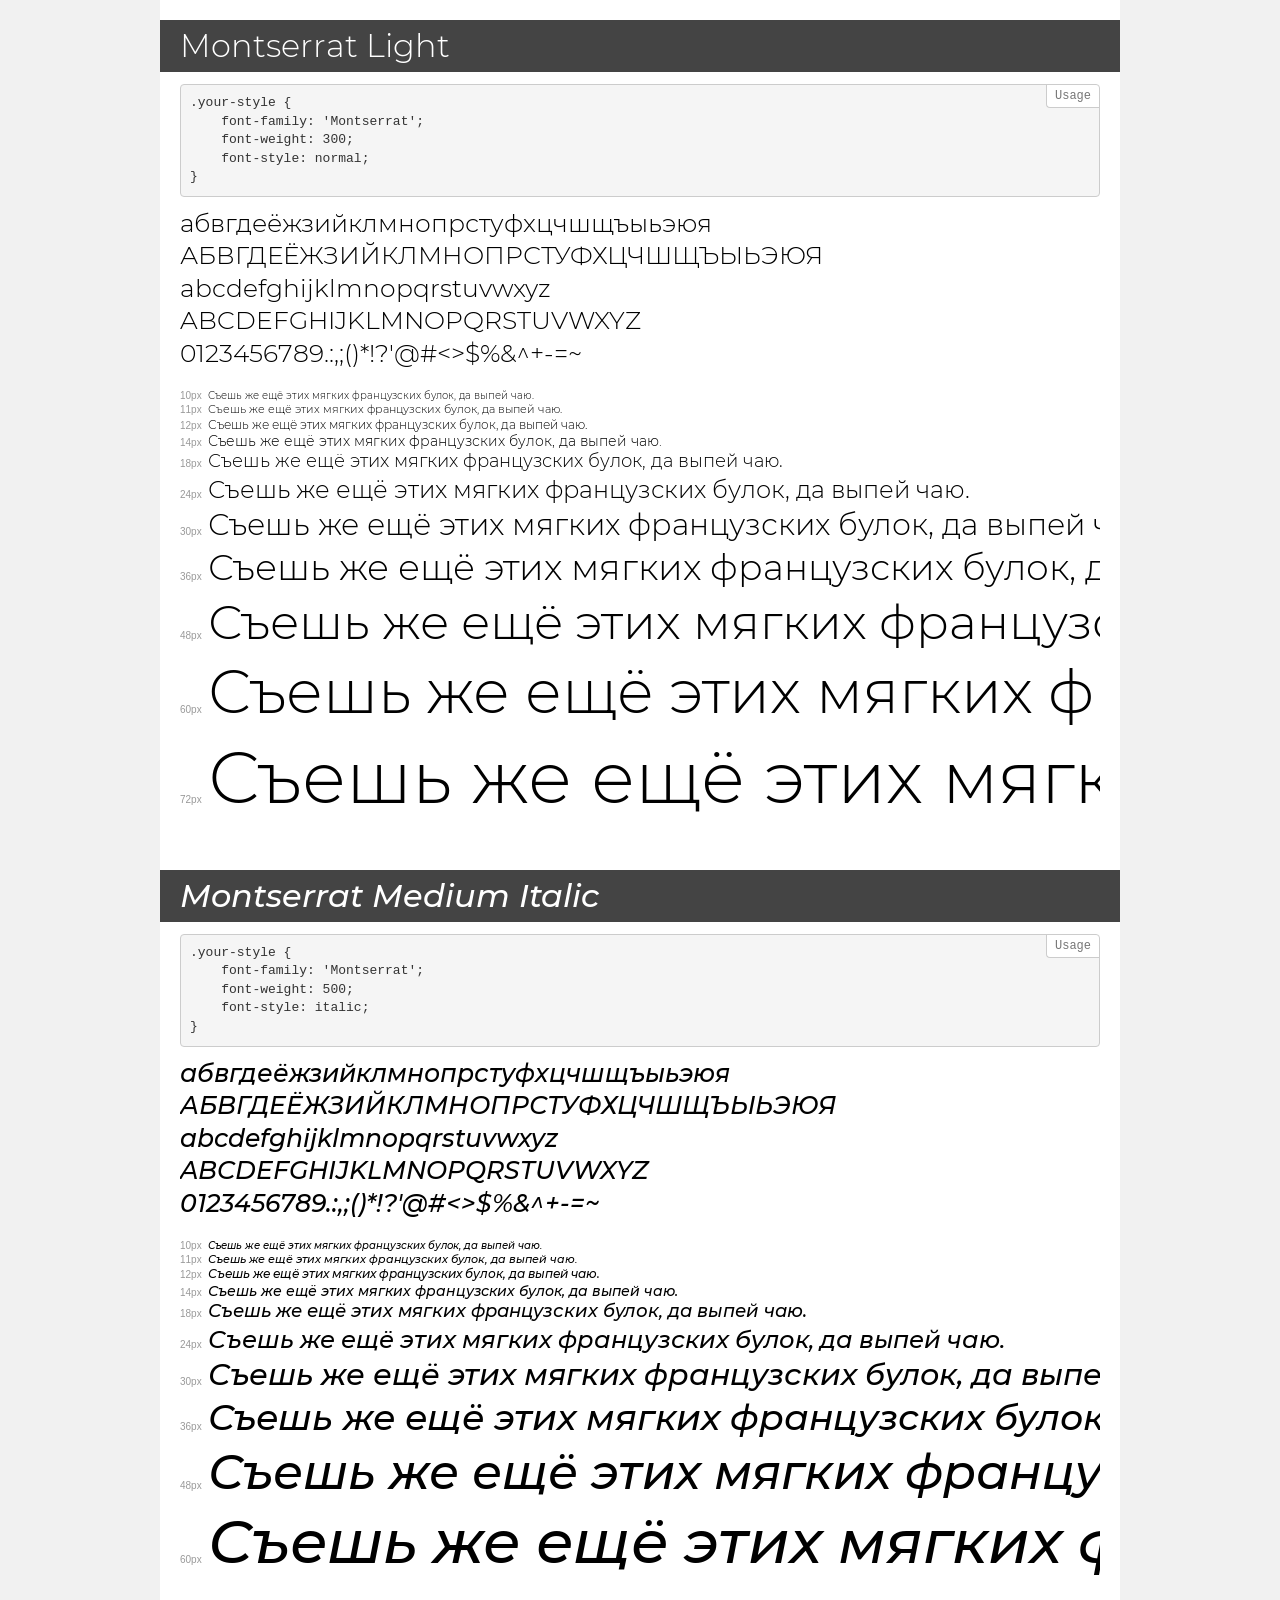
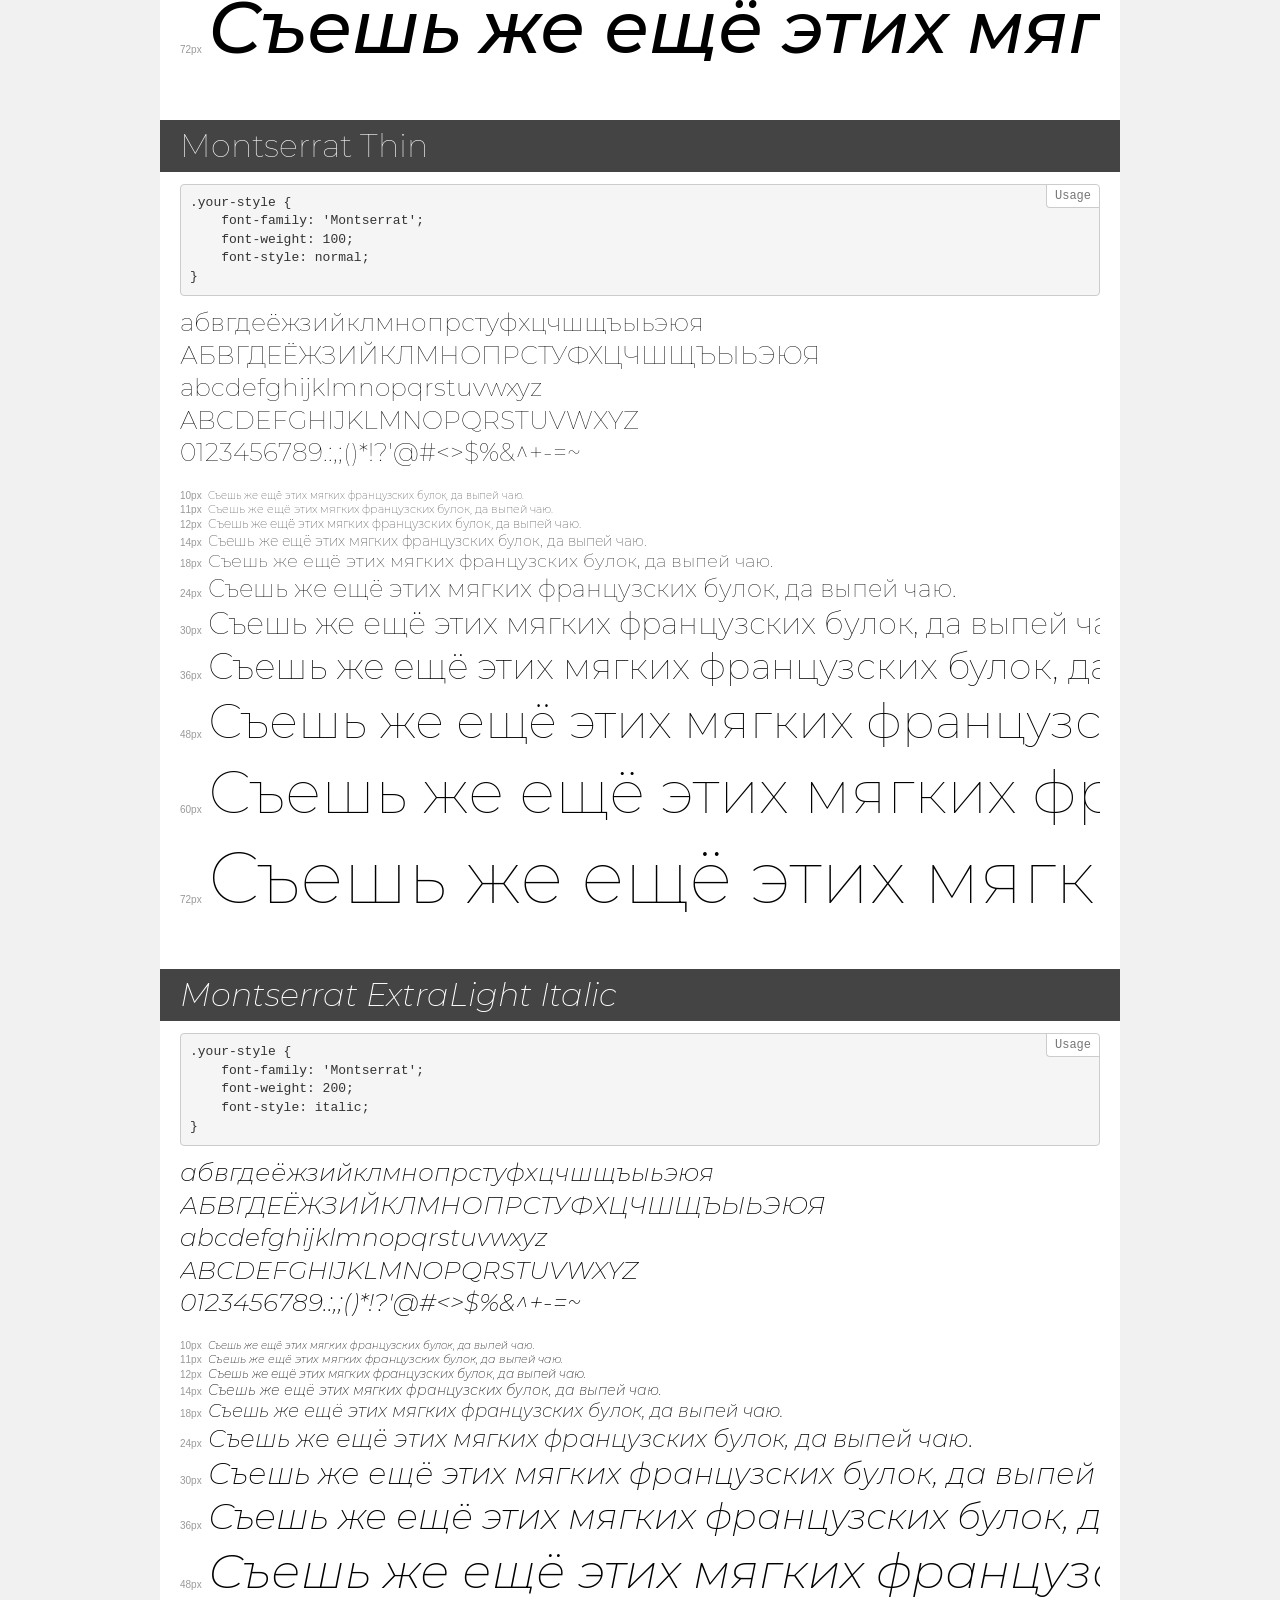
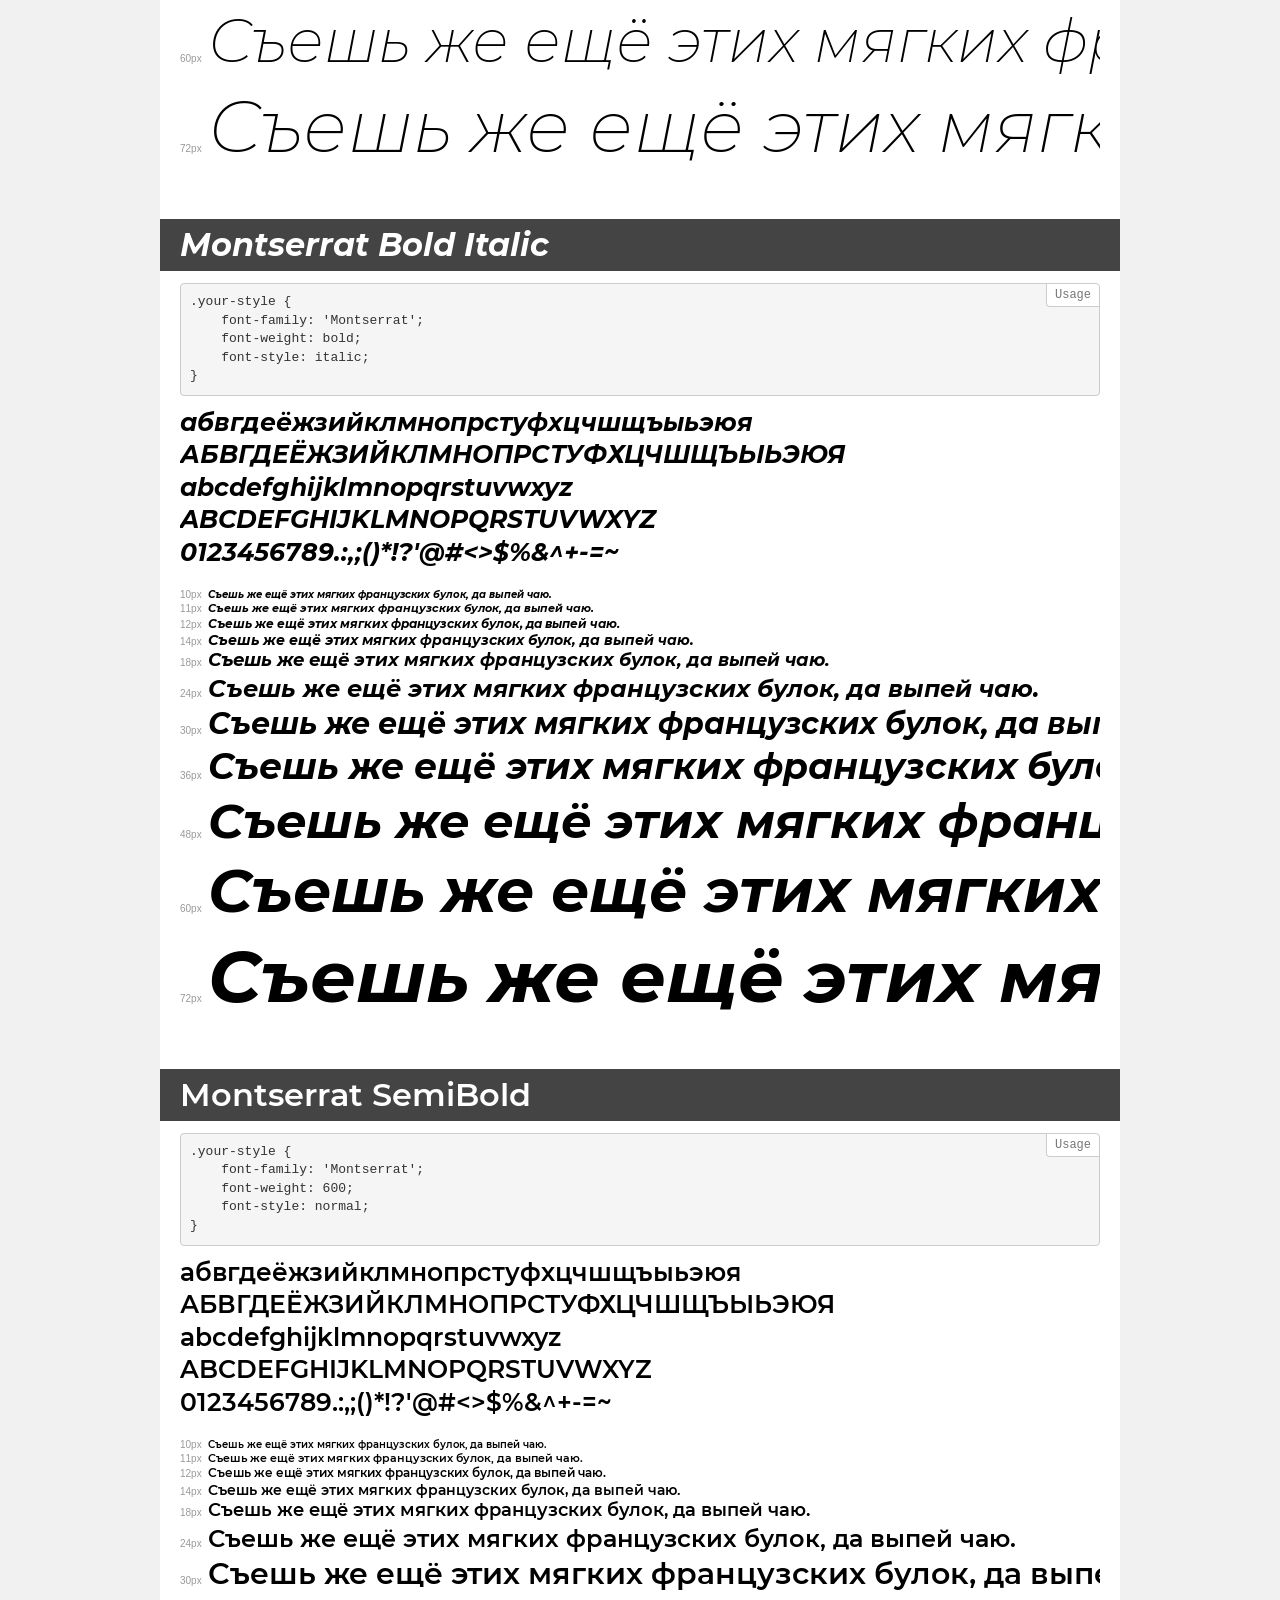
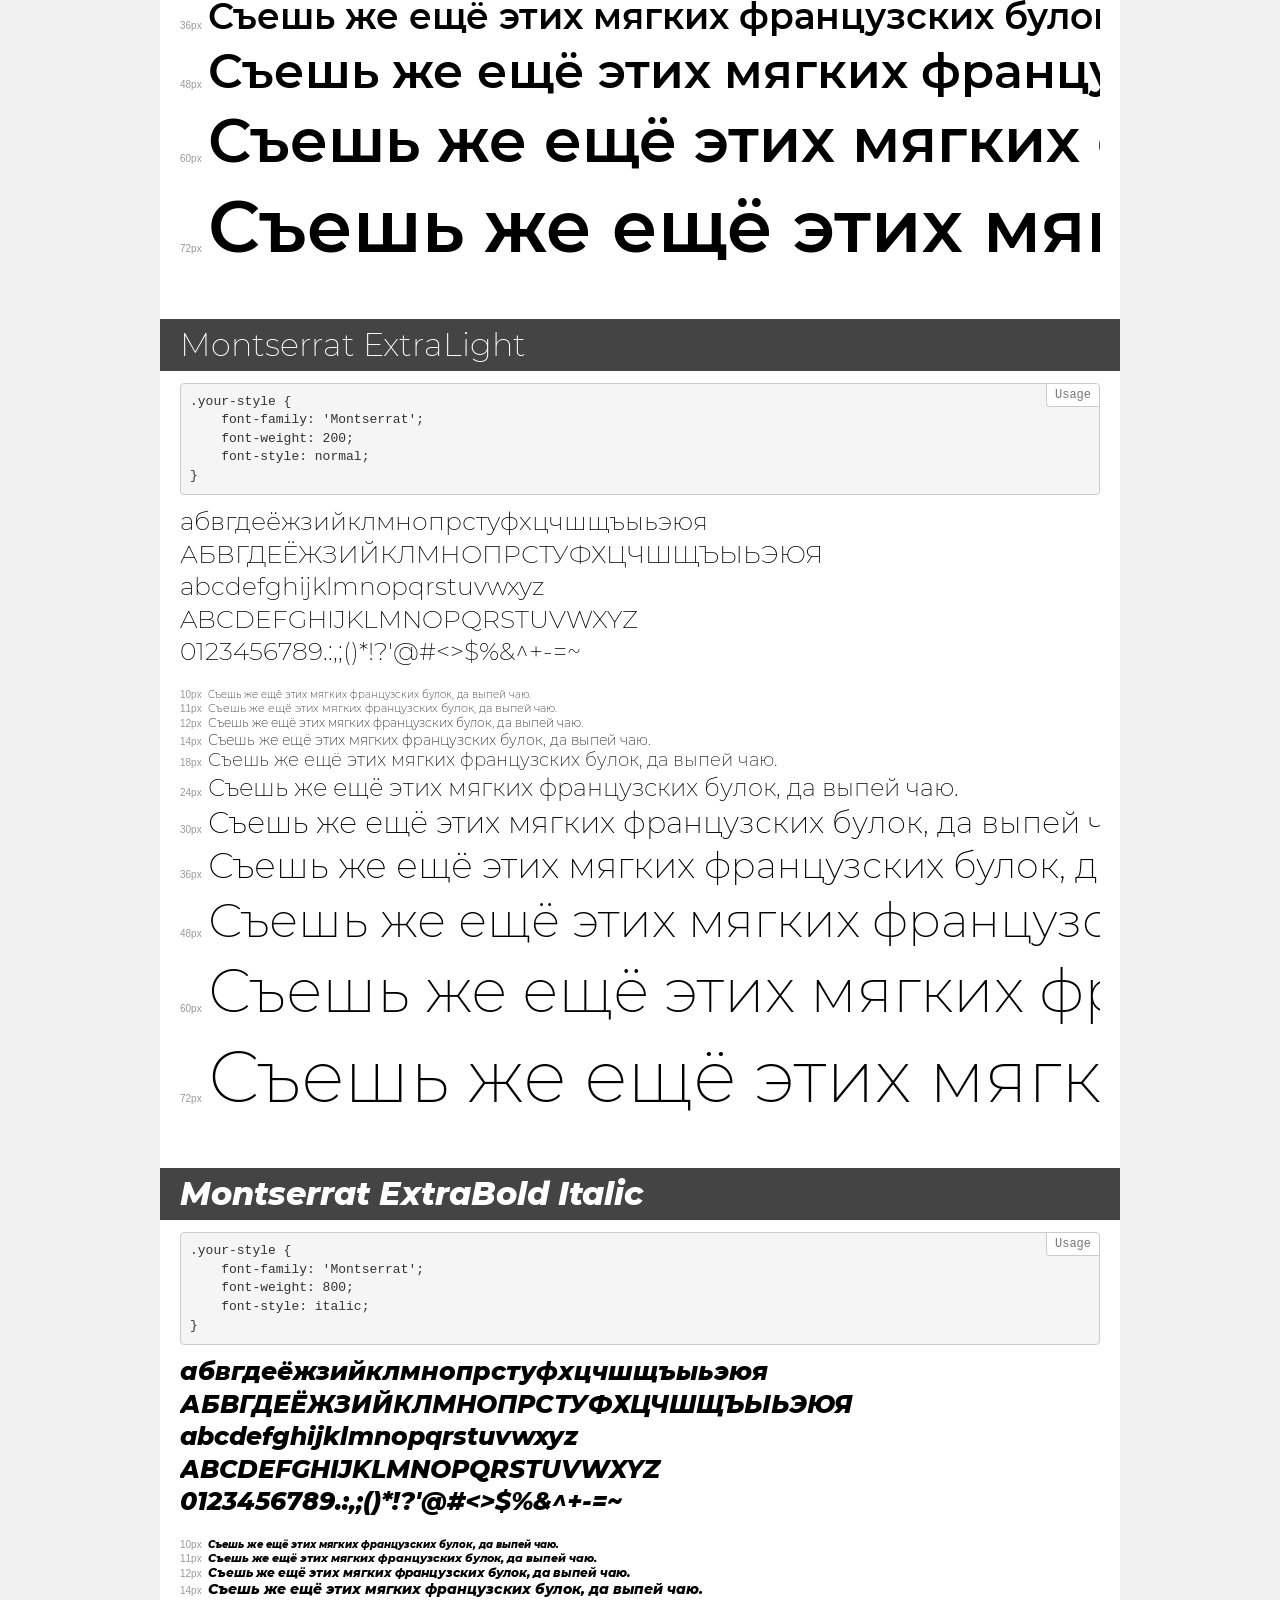
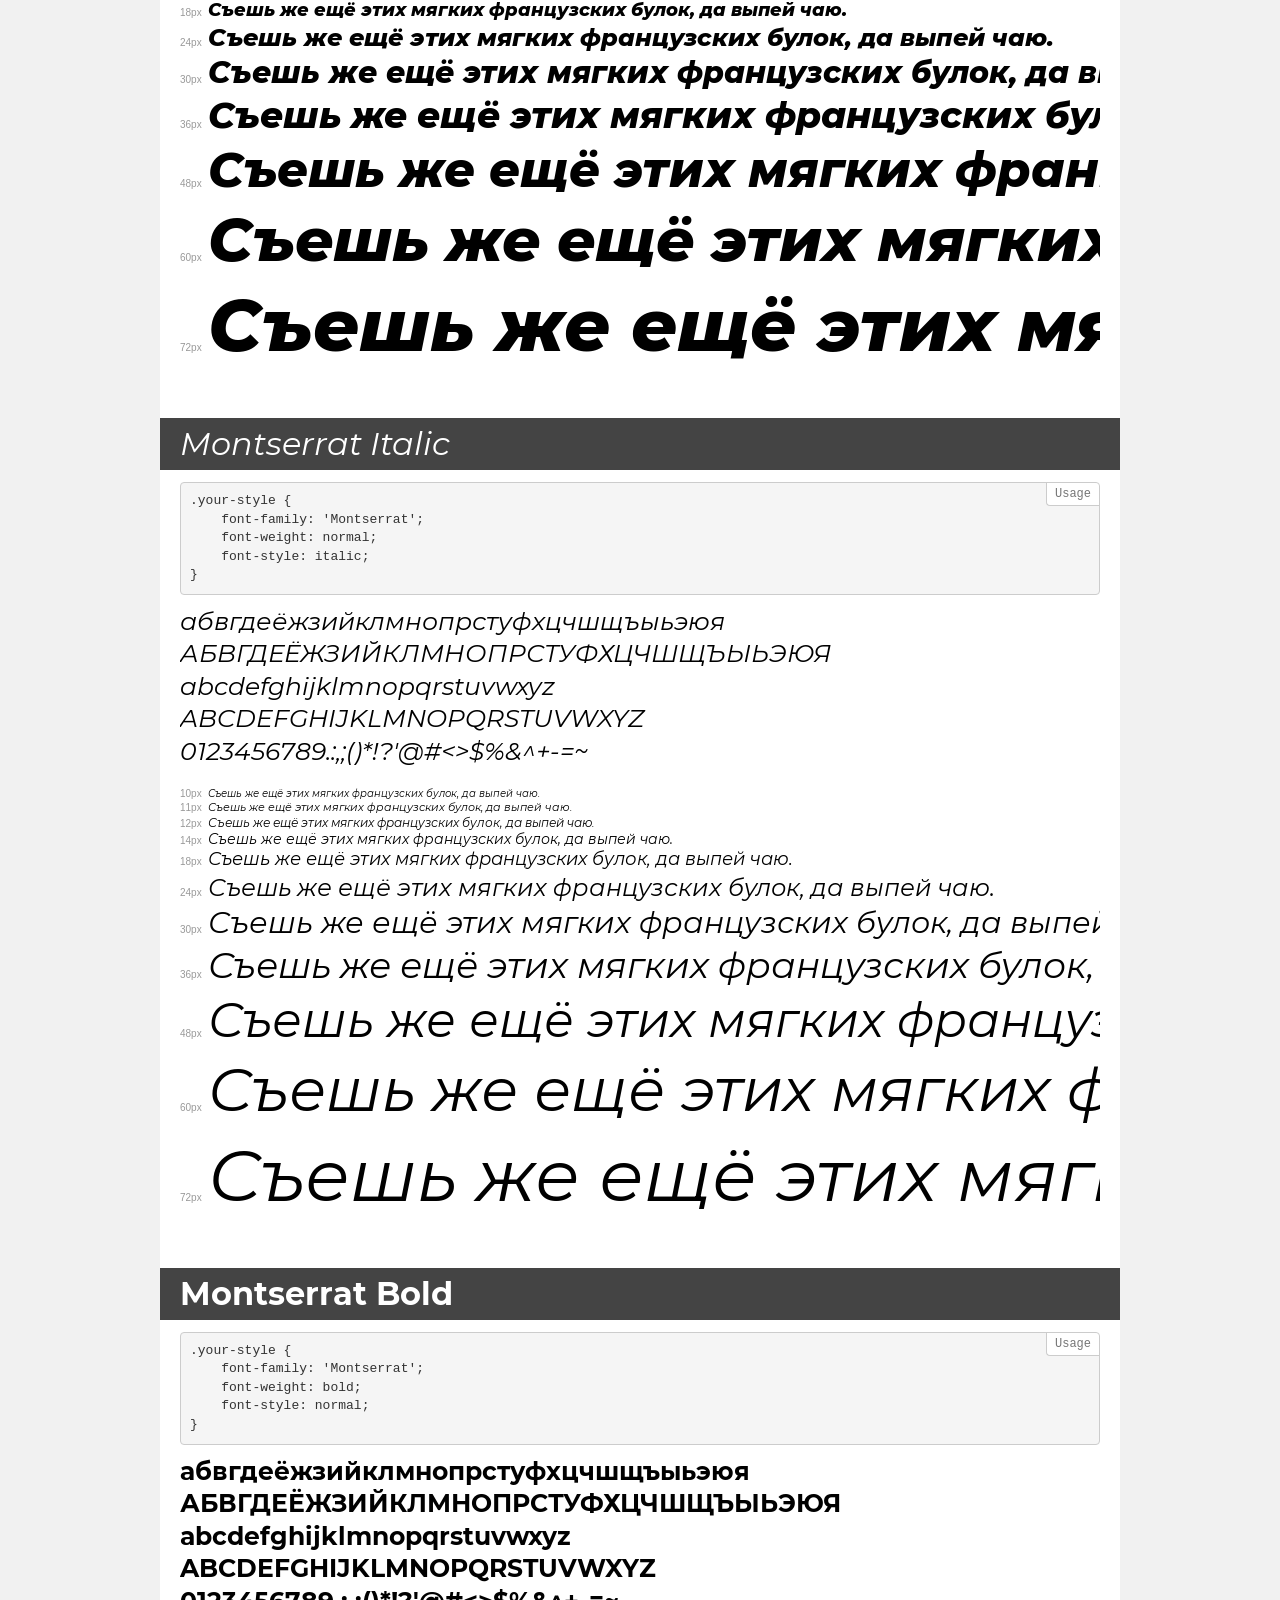
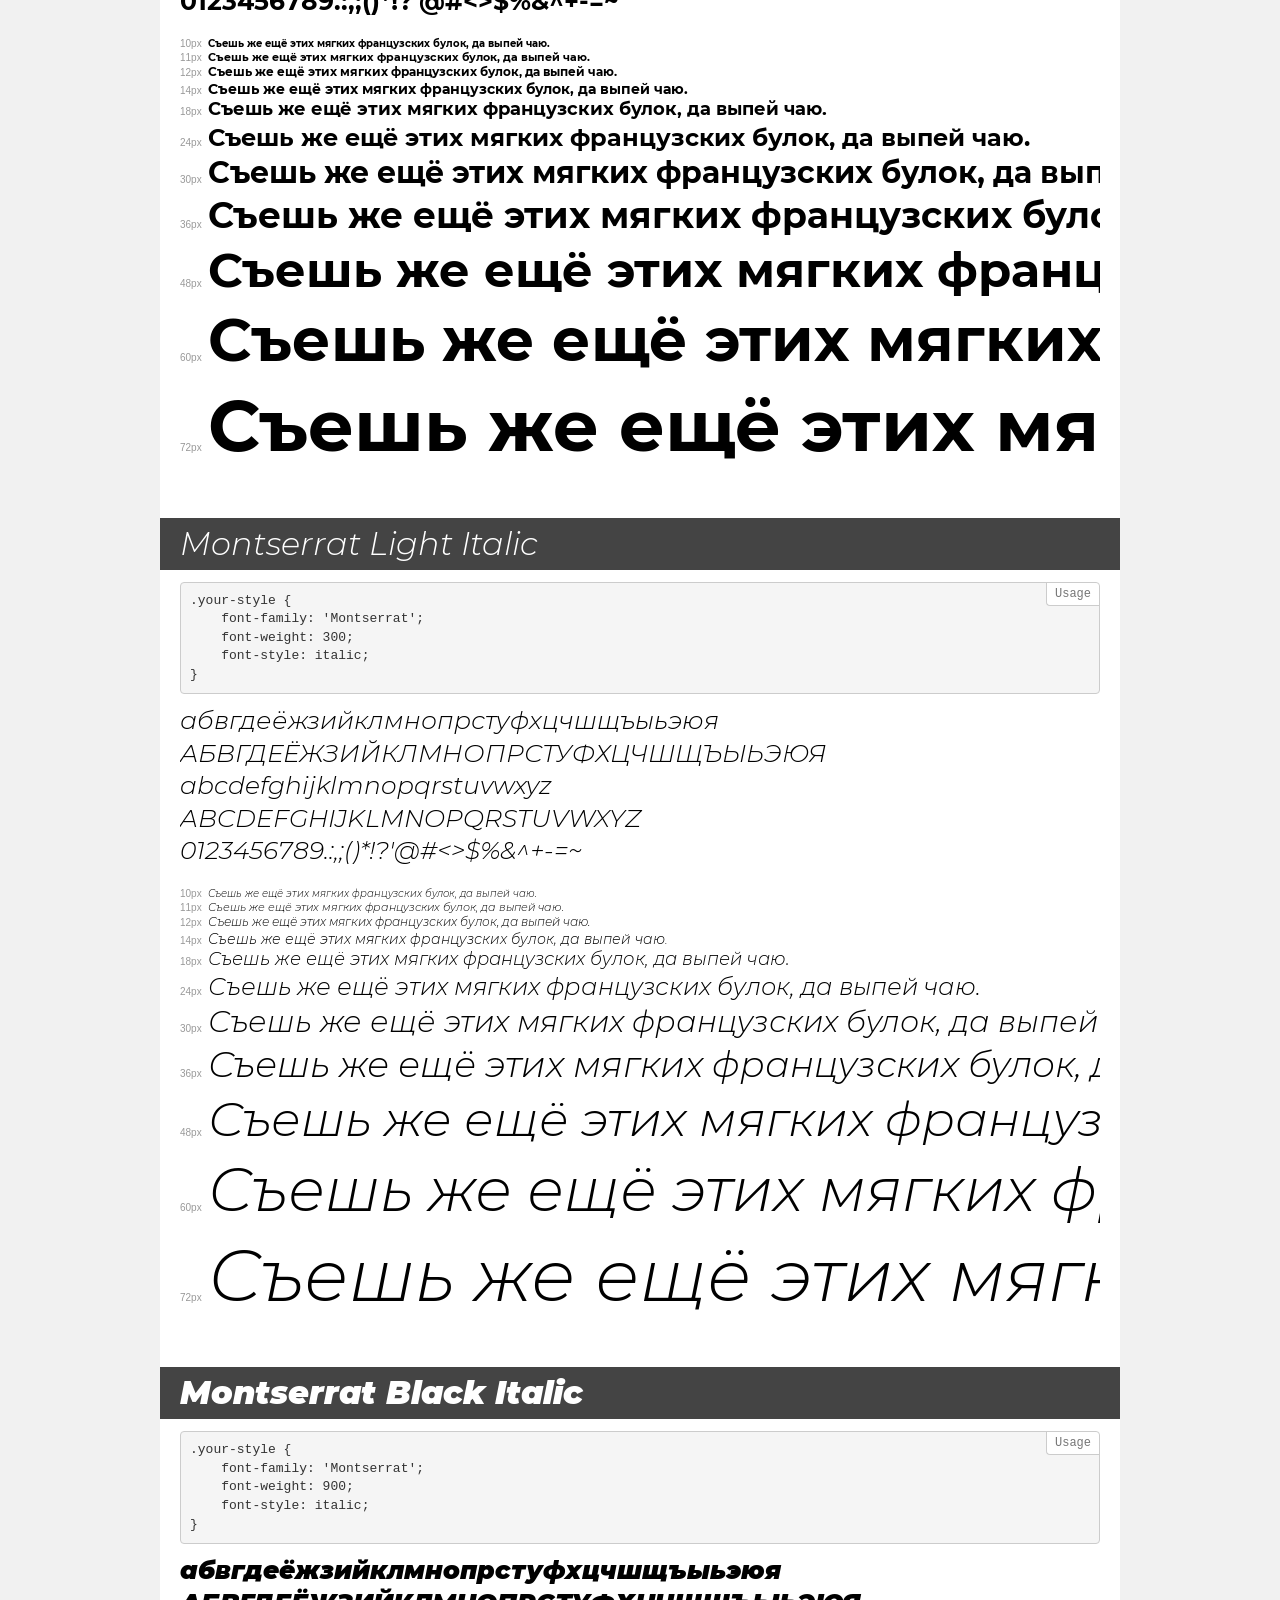
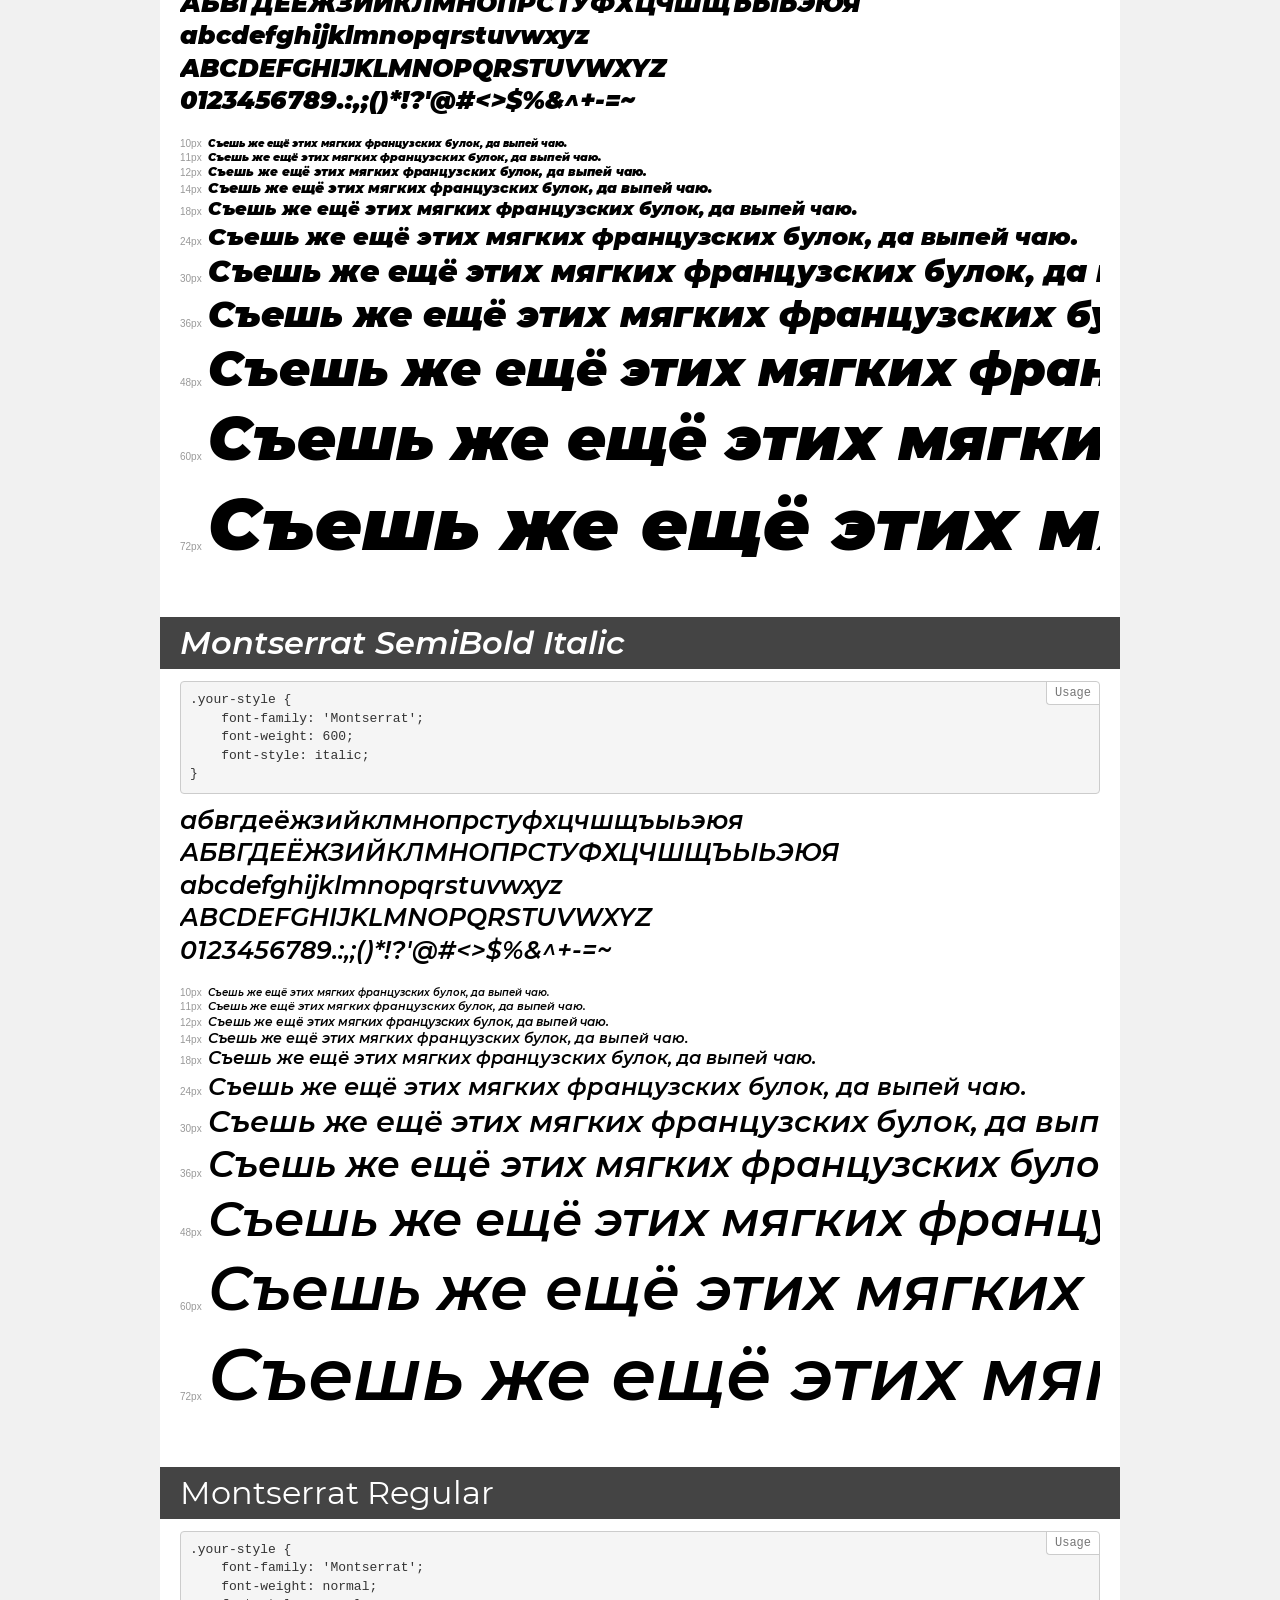
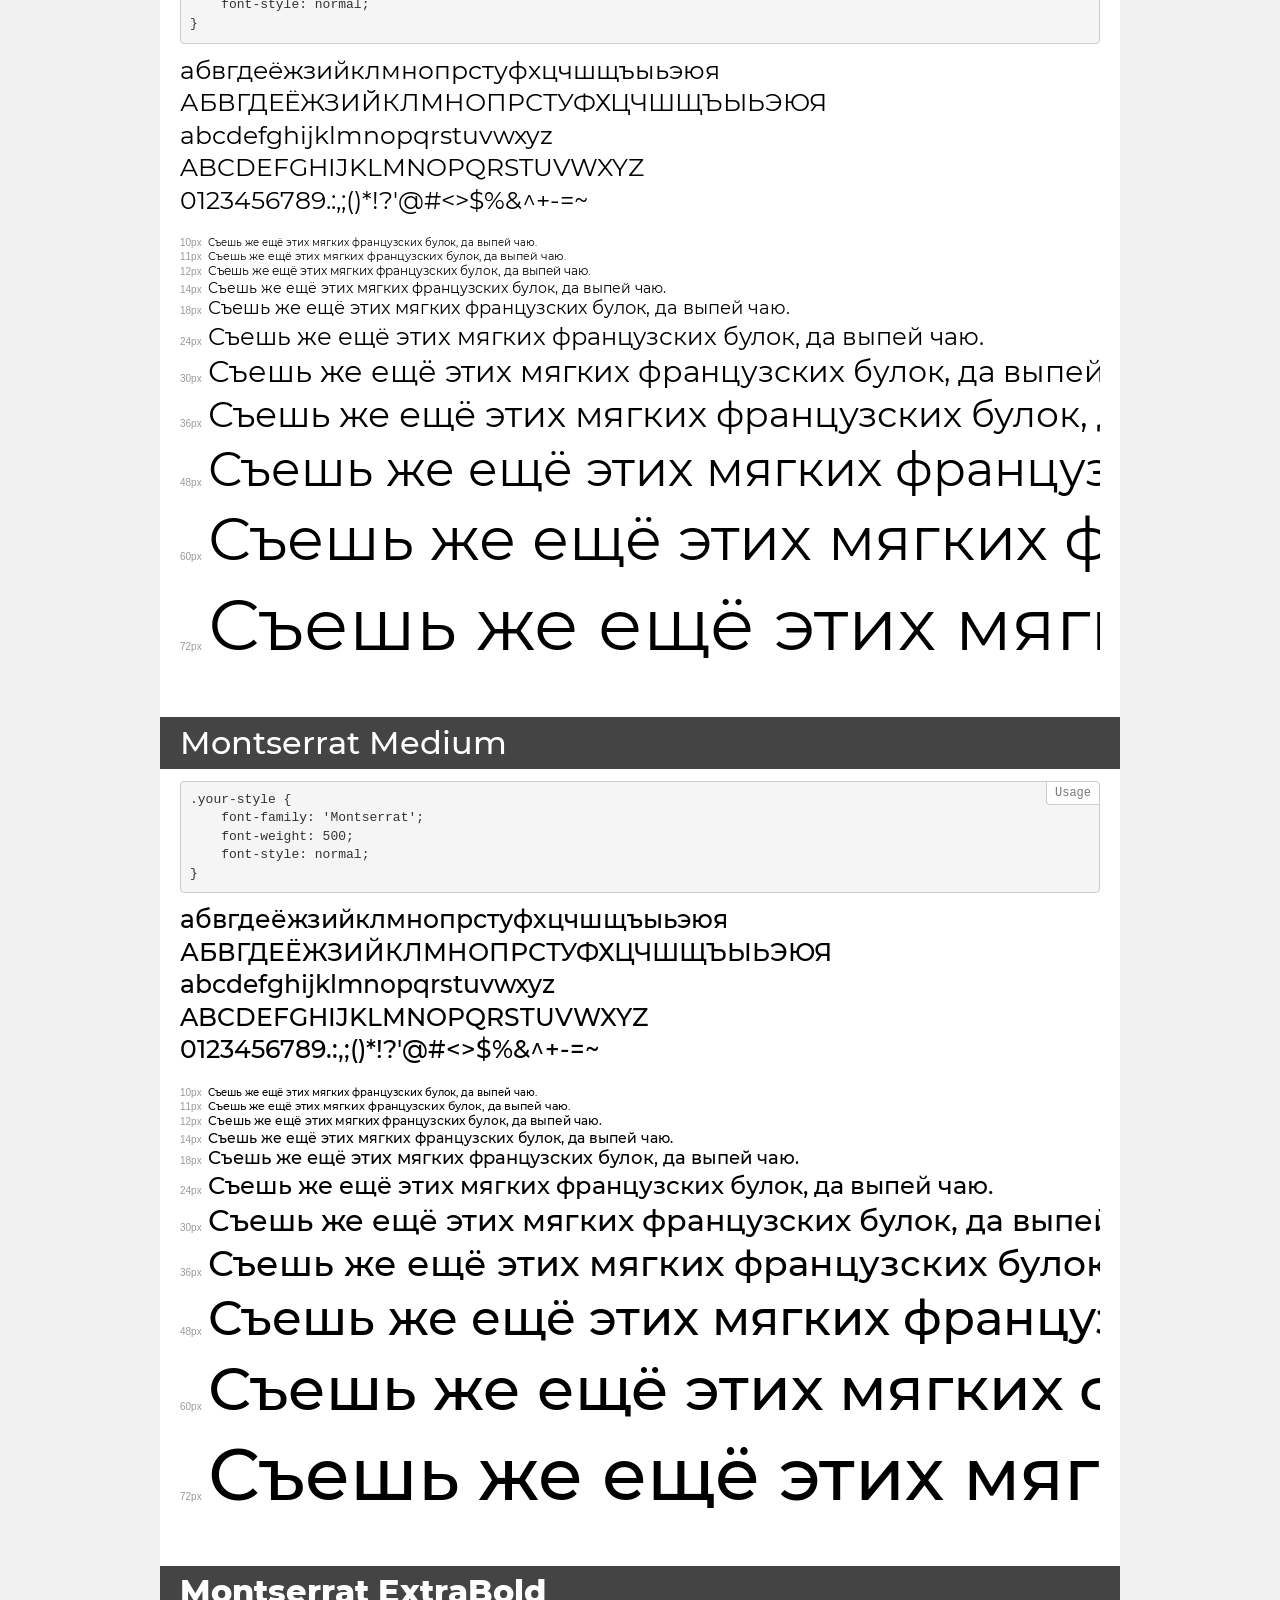
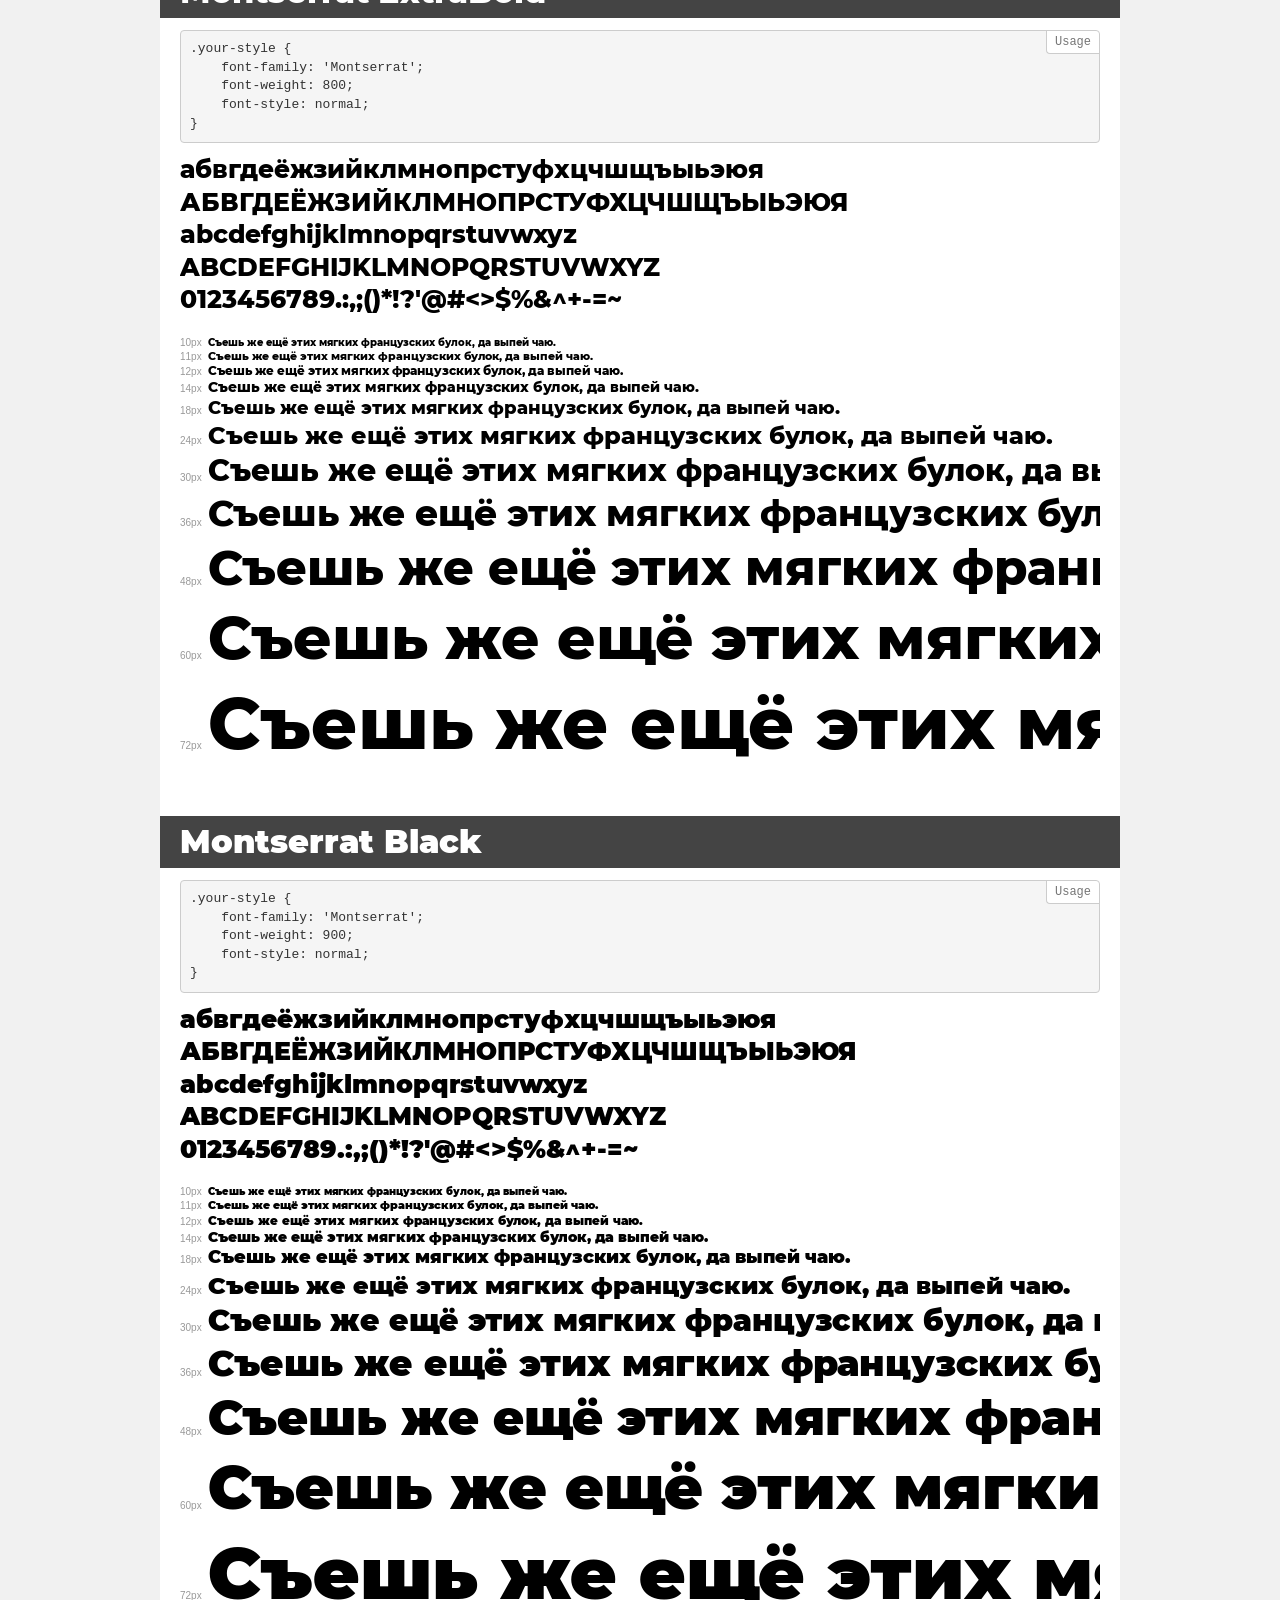
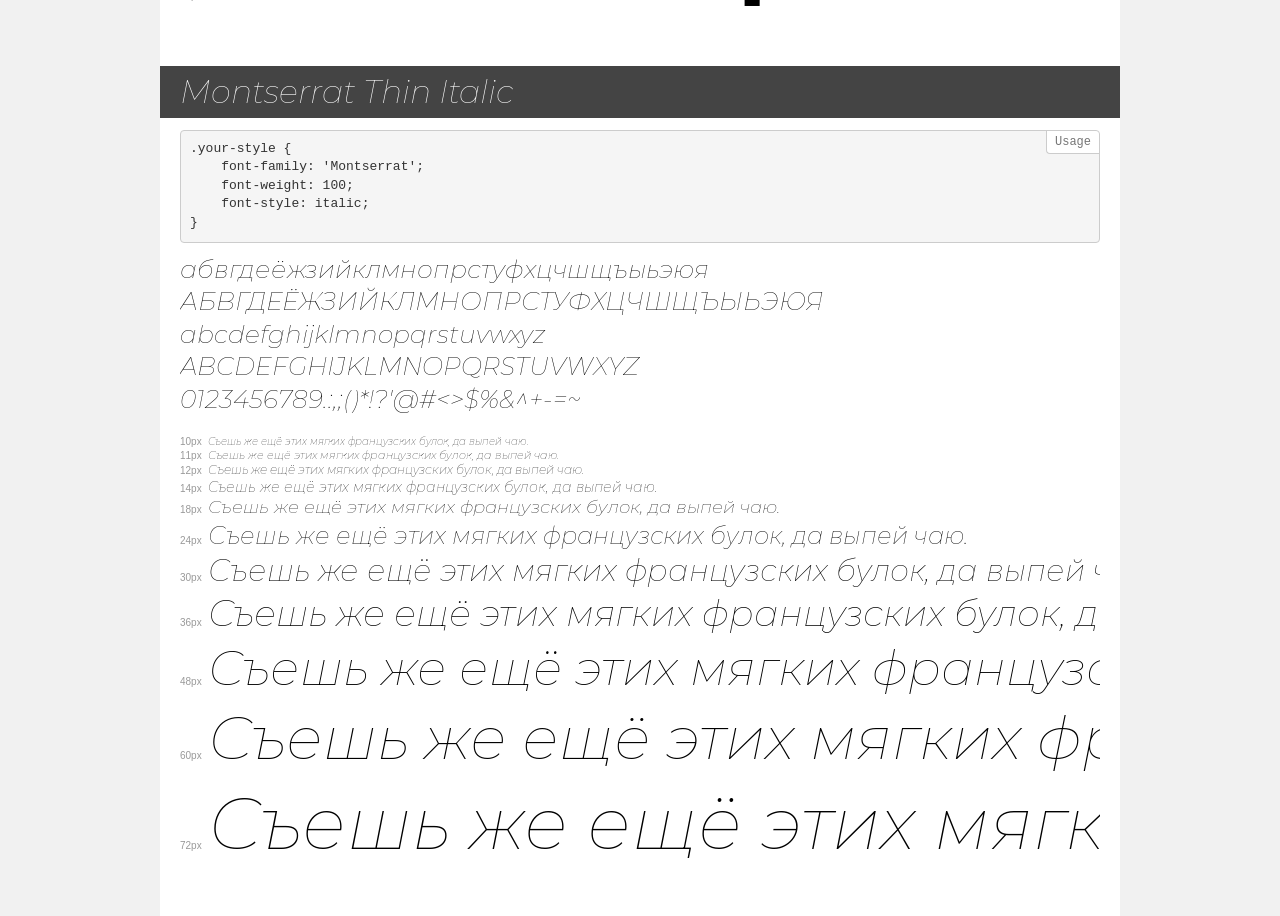
<file: fonts/Montserrat/demo.html>
<!DOCTYPE html>
<html>
<head>
	<meta charset="utf-8">
	<meta http-equiv="X-UA-Compatible" content="IE=edge">
	<meta name="viewport" content="width=device-width, initial-scale=1">
	<meta name="robots" content="noindex, noarchive">
	<title>Transfonter demo</title>
	<link href="stylesheet.css" rel="stylesheet">
	<style>
		/*
		http://meyerweb.com/eric/tools/css/reset/
		v2.0 | 20110126
		License: none (public domain)
		*/
		html, body, div, span, applet, object, iframe,
		h1, h2, h3, h4, h5, h6, p, blockquote, pre,
		a, abbr, acronym, address, big, cite, code,
		del, dfn, em, img, ins, kbd, q, s, samp,
		small, strike, strong, sub, sup, tt, var,
		b, u, i, center,
		dl, dt, dd, ol, ul, li,
		fieldset, form, label, legend,
		table, caption, tbody, tfoot, thead, tr, th, td,
		article, aside, canvas, details, embed,
		figure, figcaption, footer, header, hgroup,
		menu, nav, output, ruby, section, summary,
		time, mark, audio, video {
			margin: 0;
			padding: 0;
			border: 0;
			font-size: 100%;
			font: inherit;
			vertical-align: baseline;
		}
		/* HTML5 display-role reset for older browsers */
		article, aside, details, figcaption, figure,
		footer, header, hgroup, menu, nav, section {
			display: block;
		}
		body {
			line-height: 1;
		}
		ol, ul {
			list-style: none;
		}
		blockquote, q {
			quotes: none;
		}
		blockquote:before, blockquote:after,
		q:before, q:after {
			content: '';
			content: none;
		}
		table {
			border-collapse: collapse;
			border-spacing: 0;
		}
		/* common styles */
		body {
			background: #f1f1f1;
			color: #000;
		}
		.page {
			background: #fff;
			width: 920px;
			margin: 0 auto;
			padding: 20px 20px 0 20px;
			overflow: hidden;
		}
		.font-container {
			overflow-x: auto;
			overflow-y: hidden;
			margin-bottom: 40px;
			line-height: 1.3;
			white-space: nowrap;
			padding-bottom: 5px;
		}
		h1 {
			position: relative;
			background: #444;
			font-size: 32px;
			color: #fff;
			padding: 10px 20px;
			margin: 0 -20px 12px -20px;
		}
		.letters {
			font-size: 25px;
			margin-bottom: 20px;
		}
		.s10:before {
			content: '10px';
		}
		.s11:before {
			content: '11px';
		}
		.s12:before {
			content: '12px';
		}
		.s14:before {
			content: '14px';
		}
		.s18:before {
			content: '18px';
		}
		.s24:before {
			content: '24px';
		}
		.s30:before {
			content: '30px';
		}
		.s36:before {
			content: '36px';
		}
		.s48:before {
			content: '48px';
		}
		.s60:before {
			content: '60px';
		}
		.s72:before {
			content: '72px';
		}
		.s10:before, .s11:before, .s12:before, .s14:before,
		.s18:before, .s24:before, .s30:before, .s36:before,
		.s48:before, .s60:before, .s72:before {
			font-family: Arial, sans-serif;
			font-size: 10px;
			font-weight: normal;
			font-style: normal;
			color: #999;
			padding-right: 6px;
		}
		pre {
			display: block;
			position: relative;
			padding: 9px;
			margin: 0 0 10px;
			font-family: Monaco, Menlo, Consolas, "Courier New", monospace !important;
			font-size: 13px;
			line-height: 1.428571429;
			color: #333;
			font-weight: normal !important;
			font-style: normal !important;
			background-color: #f5f5f5;
			border: 1px solid #ccc;
			overflow-x: auto;
			border-radius: 4px;
		}
		pre:after {
			display: block;
			position: absolute;
			right: 0;
			top: 0;
			content: 'Usage';
			line-height: 1;
			padding: 5px 8px;
			font-size: 12px;
			color: #767676;
			background-color: #fff;
			border: 1px solid #ccc;
			border-right: none;
			border-top: none;
			border-radius: 0 4px 0 4px;
			z-index: 10;
		}
		/* responsive */
		@media (max-width: 959px) {
			.page {
				width: auto;
				margin: 0;
			}
		}
	</style>
</head>
<body>
<div class="page">
	<div class="demo" style="font-family: 'Montserrat'; font-weight: 300; font-style: normal;">
		<h1>Montserrat Light</h1>
		<pre>.your-style {
    font-family: 'Montserrat';
    font-weight: 300;
    font-style: normal;
}</pre>
		<div class="font-container">
			<p class="letters">
				абвгдеёжзийклмнопрстуфхцчшщъыьэюя <br />
				АБВГДЕЁЖЗИЙКЛМНОПРСТУФХЦЧШЩЪЫЬЭЮЯ <br />
				abcdefghijklmnopqrstuvwxyz <br />
				ABCDEFGHIJKLMNOPQRSTUVWXYZ <br />				0123456789.:,;()*!?'@#<>$%&^+-=~
			</p>
			<p class="s10" style="font-size: 10px;">Съешь же ещё этих мягких французских булок, да выпей чаю.</p>
			<p class="s11" style="font-size: 11px;">Съешь же ещё этих мягких французских булок, да выпей чаю.</p>
			<p class="s12" style="font-size: 12px;">Съешь же ещё этих мягких французских булок, да выпей чаю.</p>
			<p class="s14" style="font-size: 14px;">Съешь же ещё этих мягких французских булок, да выпей чаю.</p>
			<p class="s18" style="font-size: 18px;">Съешь же ещё этих мягких французских булок, да выпей чаю.</p>
			<p class="s24" style="font-size: 24px;">Съешь же ещё этих мягких французских булок, да выпей чаю.</p>
			<p class="s30" style="font-size: 30px;">Съешь же ещё этих мягких французских булок, да выпей чаю.</p>
			<p class="s36" style="font-size: 36px;">Съешь же ещё этих мягких французских булок, да выпей чаю.</p>
			<p class="s48" style="font-size: 48px;">Съешь же ещё этих мягких французских булок, да выпей чаю.</p>
			<p class="s60" style="font-size: 60px;">Съешь же ещё этих мягких французских булок, да выпей чаю.</p>
			<p class="s72" style="font-size: 72px;">Съешь же ещё этих мягких французских булок, да выпей чаю.</p>
		</div>
	</div>
	<div class="demo" style="font-family: 'Montserrat'; font-weight: 500; font-style: italic;">
		<h1>Montserrat Medium Italic</h1>
		<pre>.your-style {
    font-family: 'Montserrat';
    font-weight: 500;
    font-style: italic;
}</pre>
		<div class="font-container">
			<p class="letters">
				абвгдеёжзийклмнопрстуфхцчшщъыьэюя <br />
				АБВГДЕЁЖЗИЙКЛМНОПРСТУФХЦЧШЩЪЫЬЭЮЯ <br />
				abcdefghijklmnopqrstuvwxyz <br />
				ABCDEFGHIJKLMNOPQRSTUVWXYZ <br />				0123456789.:,;()*!?'@#<>$%&^+-=~
			</p>
			<p class="s10" style="font-size: 10px;">Съешь же ещё этих мягких французских булок, да выпей чаю.</p>
			<p class="s11" style="font-size: 11px;">Съешь же ещё этих мягких французских булок, да выпей чаю.</p>
			<p class="s12" style="font-size: 12px;">Съешь же ещё этих мягких французских булок, да выпей чаю.</p>
			<p class="s14" style="font-size: 14px;">Съешь же ещё этих мягких французских булок, да выпей чаю.</p>
			<p class="s18" style="font-size: 18px;">Съешь же ещё этих мягких французских булок, да выпей чаю.</p>
			<p class="s24" style="font-size: 24px;">Съешь же ещё этих мягких французских булок, да выпей чаю.</p>
			<p class="s30" style="font-size: 30px;">Съешь же ещё этих мягких французских булок, да выпей чаю.</p>
			<p class="s36" style="font-size: 36px;">Съешь же ещё этих мягких французских булок, да выпей чаю.</p>
			<p class="s48" style="font-size: 48px;">Съешь же ещё этих мягких французских булок, да выпей чаю.</p>
			<p class="s60" style="font-size: 60px;">Съешь же ещё этих мягких французских булок, да выпей чаю.</p>
			<p class="s72" style="font-size: 72px;">Съешь же ещё этих мягких французских булок, да выпей чаю.</p>
		</div>
	</div>
	<div class="demo" style="font-family: 'Montserrat'; font-weight: 100; font-style: normal;">
		<h1>Montserrat Thin</h1>
		<pre>.your-style {
    font-family: 'Montserrat';
    font-weight: 100;
    font-style: normal;
}</pre>
		<div class="font-container">
			<p class="letters">
				абвгдеёжзийклмнопрстуфхцчшщъыьэюя <br />
				АБВГДЕЁЖЗИЙКЛМНОПРСТУФХЦЧШЩЪЫЬЭЮЯ <br />
				abcdefghijklmnopqrstuvwxyz <br />
				ABCDEFGHIJKLMNOPQRSTUVWXYZ <br />				0123456789.:,;()*!?'@#<>$%&^+-=~
			</p>
			<p class="s10" style="font-size: 10px;">Съешь же ещё этих мягких французских булок, да выпей чаю.</p>
			<p class="s11" style="font-size: 11px;">Съешь же ещё этих мягких французских булок, да выпей чаю.</p>
			<p class="s12" style="font-size: 12px;">Съешь же ещё этих мягких французских булок, да выпей чаю.</p>
			<p class="s14" style="font-size: 14px;">Съешь же ещё этих мягких французских булок, да выпей чаю.</p>
			<p class="s18" style="font-size: 18px;">Съешь же ещё этих мягких французских булок, да выпей чаю.</p>
			<p class="s24" style="font-size: 24px;">Съешь же ещё этих мягких французских булок, да выпей чаю.</p>
			<p class="s30" style="font-size: 30px;">Съешь же ещё этих мягких французских булок, да выпей чаю.</p>
			<p class="s36" style="font-size: 36px;">Съешь же ещё этих мягких французских булок, да выпей чаю.</p>
			<p class="s48" style="font-size: 48px;">Съешь же ещё этих мягких французских булок, да выпей чаю.</p>
			<p class="s60" style="font-size: 60px;">Съешь же ещё этих мягких французских булок, да выпей чаю.</p>
			<p class="s72" style="font-size: 72px;">Съешь же ещё этих мягких французских булок, да выпей чаю.</p>
		</div>
	</div>
	<div class="demo" style="font-family: 'Montserrat'; font-weight: 200; font-style: italic;">
		<h1>Montserrat ExtraLight Italic</h1>
		<pre>.your-style {
    font-family: 'Montserrat';
    font-weight: 200;
    font-style: italic;
}</pre>
		<div class="font-container">
			<p class="letters">
				абвгдеёжзийклмнопрстуфхцчшщъыьэюя <br />
				АБВГДЕЁЖЗИЙКЛМНОПРСТУФХЦЧШЩЪЫЬЭЮЯ <br />
				abcdefghijklmnopqrstuvwxyz <br />
				ABCDEFGHIJKLMNOPQRSTUVWXYZ <br />				0123456789.:,;()*!?'@#<>$%&^+-=~
			</p>
			<p class="s10" style="font-size: 10px;">Съешь же ещё этих мягких французских булок, да выпей чаю.</p>
			<p class="s11" style="font-size: 11px;">Съешь же ещё этих мягких французских булок, да выпей чаю.</p>
			<p class="s12" style="font-size: 12px;">Съешь же ещё этих мягких французских булок, да выпей чаю.</p>
			<p class="s14" style="font-size: 14px;">Съешь же ещё этих мягких французских булок, да выпей чаю.</p>
			<p class="s18" style="font-size: 18px;">Съешь же ещё этих мягких французских булок, да выпей чаю.</p>
			<p class="s24" style="font-size: 24px;">Съешь же ещё этих мягких французских булок, да выпей чаю.</p>
			<p class="s30" style="font-size: 30px;">Съешь же ещё этих мягких французских булок, да выпей чаю.</p>
			<p class="s36" style="font-size: 36px;">Съешь же ещё этих мягких французских булок, да выпей чаю.</p>
			<p class="s48" style="font-size: 48px;">Съешь же ещё этих мягких французских булок, да выпей чаю.</p>
			<p class="s60" style="font-size: 60px;">Съешь же ещё этих мягких французских булок, да выпей чаю.</p>
			<p class="s72" style="font-size: 72px;">Съешь же ещё этих мягких французских булок, да выпей чаю.</p>
		</div>
	</div>
	<div class="demo" style="font-family: 'Montserrat'; font-weight: bold; font-style: italic;">
		<h1>Montserrat Bold Italic</h1>
		<pre>.your-style {
    font-family: 'Montserrat';
    font-weight: bold;
    font-style: italic;
}</pre>
		<div class="font-container">
			<p class="letters">
				абвгдеёжзийклмнопрстуфхцчшщъыьэюя <br />
				АБВГДЕЁЖЗИЙКЛМНОПРСТУФХЦЧШЩЪЫЬЭЮЯ <br />
				abcdefghijklmnopqrstuvwxyz <br />
				ABCDEFGHIJKLMNOPQRSTUVWXYZ <br />				0123456789.:,;()*!?'@#<>$%&^+-=~
			</p>
			<p class="s10" style="font-size: 10px;">Съешь же ещё этих мягких французских булок, да выпей чаю.</p>
			<p class="s11" style="font-size: 11px;">Съешь же ещё этих мягких французских булок, да выпей чаю.</p>
			<p class="s12" style="font-size: 12px;">Съешь же ещё этих мягких французских булок, да выпей чаю.</p>
			<p class="s14" style="font-size: 14px;">Съешь же ещё этих мягких французских булок, да выпей чаю.</p>
			<p class="s18" style="font-size: 18px;">Съешь же ещё этих мягких французских булок, да выпей чаю.</p>
			<p class="s24" style="font-size: 24px;">Съешь же ещё этих мягких французских булок, да выпей чаю.</p>
			<p class="s30" style="font-size: 30px;">Съешь же ещё этих мягких французских булок, да выпей чаю.</p>
			<p class="s36" style="font-size: 36px;">Съешь же ещё этих мягких французских булок, да выпей чаю.</p>
			<p class="s48" style="font-size: 48px;">Съешь же ещё этих мягких французских булок, да выпей чаю.</p>
			<p class="s60" style="font-size: 60px;">Съешь же ещё этих мягких французских булок, да выпей чаю.</p>
			<p class="s72" style="font-size: 72px;">Съешь же ещё этих мягких французских булок, да выпей чаю.</p>
		</div>
	</div>
	<div class="demo" style="font-family: 'Montserrat'; font-weight: 600; font-style: normal;">
		<h1>Montserrat SemiBold</h1>
		<pre>.your-style {
    font-family: 'Montserrat';
    font-weight: 600;
    font-style: normal;
}</pre>
		<div class="font-container">
			<p class="letters">
				абвгдеёжзийклмнопрстуфхцчшщъыьэюя <br />
				АБВГДЕЁЖЗИЙКЛМНОПРСТУФХЦЧШЩЪЫЬЭЮЯ <br />
				abcdefghijklmnopqrstuvwxyz <br />
				ABCDEFGHIJKLMNOPQRSTUVWXYZ <br />				0123456789.:,;()*!?'@#<>$%&^+-=~
			</p>
			<p class="s10" style="font-size: 10px;">Съешь же ещё этих мягких французских булок, да выпей чаю.</p>
			<p class="s11" style="font-size: 11px;">Съешь же ещё этих мягких французских булок, да выпей чаю.</p>
			<p class="s12" style="font-size: 12px;">Съешь же ещё этих мягких французских булок, да выпей чаю.</p>
			<p class="s14" style="font-size: 14px;">Съешь же ещё этих мягких французских булок, да выпей чаю.</p>
			<p class="s18" style="font-size: 18px;">Съешь же ещё этих мягких французских булок, да выпей чаю.</p>
			<p class="s24" style="font-size: 24px;">Съешь же ещё этих мягких французских булок, да выпей чаю.</p>
			<p class="s30" style="font-size: 30px;">Съешь же ещё этих мягких французских булок, да выпей чаю.</p>
			<p class="s36" style="font-size: 36px;">Съешь же ещё этих мягких французских булок, да выпей чаю.</p>
			<p class="s48" style="font-size: 48px;">Съешь же ещё этих мягких французских булок, да выпей чаю.</p>
			<p class="s60" style="font-size: 60px;">Съешь же ещё этих мягких французских булок, да выпей чаю.</p>
			<p class="s72" style="font-size: 72px;">Съешь же ещё этих мягких французских булок, да выпей чаю.</p>
		</div>
	</div>
	<div class="demo" style="font-family: 'Montserrat'; font-weight: 200; font-style: normal;">
		<h1>Montserrat ExtraLight</h1>
		<pre>.your-style {
    font-family: 'Montserrat';
    font-weight: 200;
    font-style: normal;
}</pre>
		<div class="font-container">
			<p class="letters">
				абвгдеёжзийклмнопрстуфхцчшщъыьэюя <br />
				АБВГДЕЁЖЗИЙКЛМНОПРСТУФХЦЧШЩЪЫЬЭЮЯ <br />
				abcdefghijklmnopqrstuvwxyz <br />
				ABCDEFGHIJKLMNOPQRSTUVWXYZ <br />				0123456789.:,;()*!?'@#<>$%&^+-=~
			</p>
			<p class="s10" style="font-size: 10px;">Съешь же ещё этих мягких французских булок, да выпей чаю.</p>
			<p class="s11" style="font-size: 11px;">Съешь же ещё этих мягких французских булок, да выпей чаю.</p>
			<p class="s12" style="font-size: 12px;">Съешь же ещё этих мягких французских булок, да выпей чаю.</p>
			<p class="s14" style="font-size: 14px;">Съешь же ещё этих мягких французских булок, да выпей чаю.</p>
			<p class="s18" style="font-size: 18px;">Съешь же ещё этих мягких французских булок, да выпей чаю.</p>
			<p class="s24" style="font-size: 24px;">Съешь же ещё этих мягких французских булок, да выпей чаю.</p>
			<p class="s30" style="font-size: 30px;">Съешь же ещё этих мягких французских булок, да выпей чаю.</p>
			<p class="s36" style="font-size: 36px;">Съешь же ещё этих мягких французских булок, да выпей чаю.</p>
			<p class="s48" style="font-size: 48px;">Съешь же ещё этих мягких французских булок, да выпей чаю.</p>
			<p class="s60" style="font-size: 60px;">Съешь же ещё этих мягких французских булок, да выпей чаю.</p>
			<p class="s72" style="font-size: 72px;">Съешь же ещё этих мягких французских булок, да выпей чаю.</p>
		</div>
	</div>
	<div class="demo" style="font-family: 'Montserrat'; font-weight: 800; font-style: italic;">
		<h1>Montserrat ExtraBold Italic</h1>
		<pre>.your-style {
    font-family: 'Montserrat';
    font-weight: 800;
    font-style: italic;
}</pre>
		<div class="font-container">
			<p class="letters">
				абвгдеёжзийклмнопрстуфхцчшщъыьэюя <br />
				АБВГДЕЁЖЗИЙКЛМНОПРСТУФХЦЧШЩЪЫЬЭЮЯ <br />
				abcdefghijklmnopqrstuvwxyz <br />
				ABCDEFGHIJKLMNOPQRSTUVWXYZ <br />				0123456789.:,;()*!?'@#<>$%&^+-=~
			</p>
			<p class="s10" style="font-size: 10px;">Съешь же ещё этих мягких французских булок, да выпей чаю.</p>
			<p class="s11" style="font-size: 11px;">Съешь же ещё этих мягких французских булок, да выпей чаю.</p>
			<p class="s12" style="font-size: 12px;">Съешь же ещё этих мягких французских булок, да выпей чаю.</p>
			<p class="s14" style="font-size: 14px;">Съешь же ещё этих мягких французских булок, да выпей чаю.</p>
			<p class="s18" style="font-size: 18px;">Съешь же ещё этих мягких французских булок, да выпей чаю.</p>
			<p class="s24" style="font-size: 24px;">Съешь же ещё этих мягких французских булок, да выпей чаю.</p>
			<p class="s30" style="font-size: 30px;">Съешь же ещё этих мягких французских булок, да выпей чаю.</p>
			<p class="s36" style="font-size: 36px;">Съешь же ещё этих мягких французских булок, да выпей чаю.</p>
			<p class="s48" style="font-size: 48px;">Съешь же ещё этих мягких французских булок, да выпей чаю.</p>
			<p class="s60" style="font-size: 60px;">Съешь же ещё этих мягких французских булок, да выпей чаю.</p>
			<p class="s72" style="font-size: 72px;">Съешь же ещё этих мягких французских булок, да выпей чаю.</p>
		</div>
	</div>
	<div class="demo" style="font-family: 'Montserrat'; font-weight: normal; font-style: italic;">
		<h1>Montserrat Italic</h1>
		<pre>.your-style {
    font-family: 'Montserrat';
    font-weight: normal;
    font-style: italic;
}</pre>
		<div class="font-container">
			<p class="letters">
				абвгдеёжзийклмнопрстуфхцчшщъыьэюя <br />
				АБВГДЕЁЖЗИЙКЛМНОПРСТУФХЦЧШЩЪЫЬЭЮЯ <br />
				abcdefghijklmnopqrstuvwxyz <br />
				ABCDEFGHIJKLMNOPQRSTUVWXYZ <br />				0123456789.:,;()*!?'@#<>$%&^+-=~
			</p>
			<p class="s10" style="font-size: 10px;">Съешь же ещё этих мягких французских булок, да выпей чаю.</p>
			<p class="s11" style="font-size: 11px;">Съешь же ещё этих мягких французских булок, да выпей чаю.</p>
			<p class="s12" style="font-size: 12px;">Съешь же ещё этих мягких французских булок, да выпей чаю.</p>
			<p class="s14" style="font-size: 14px;">Съешь же ещё этих мягких французских булок, да выпей чаю.</p>
			<p class="s18" style="font-size: 18px;">Съешь же ещё этих мягких французских булок, да выпей чаю.</p>
			<p class="s24" style="font-size: 24px;">Съешь же ещё этих мягких французских булок, да выпей чаю.</p>
			<p class="s30" style="font-size: 30px;">Съешь же ещё этих мягких французских булок, да выпей чаю.</p>
			<p class="s36" style="font-size: 36px;">Съешь же ещё этих мягких французских булок, да выпей чаю.</p>
			<p class="s48" style="font-size: 48px;">Съешь же ещё этих мягких французских булок, да выпей чаю.</p>
			<p class="s60" style="font-size: 60px;">Съешь же ещё этих мягких французских булок, да выпей чаю.</p>
			<p class="s72" style="font-size: 72px;">Съешь же ещё этих мягких французских булок, да выпей чаю.</p>
		</div>
	</div>
	<div class="demo" style="font-family: 'Montserrat'; font-weight: bold; font-style: normal;">
		<h1>Montserrat Bold</h1>
		<pre>.your-style {
    font-family: 'Montserrat';
    font-weight: bold;
    font-style: normal;
}</pre>
		<div class="font-container">
			<p class="letters">
				абвгдеёжзийклмнопрстуфхцчшщъыьэюя <br />
				АБВГДЕЁЖЗИЙКЛМНОПРСТУФХЦЧШЩЪЫЬЭЮЯ <br />
				abcdefghijklmnopqrstuvwxyz <br />
				ABCDEFGHIJKLMNOPQRSTUVWXYZ <br />				0123456789.:,;()*!?'@#<>$%&^+-=~
			</p>
			<p class="s10" style="font-size: 10px;">Съешь же ещё этих мягких французских булок, да выпей чаю.</p>
			<p class="s11" style="font-size: 11px;">Съешь же ещё этих мягких французских булок, да выпей чаю.</p>
			<p class="s12" style="font-size: 12px;">Съешь же ещё этих мягких французских булок, да выпей чаю.</p>
			<p class="s14" style="font-size: 14px;">Съешь же ещё этих мягких французских булок, да выпей чаю.</p>
			<p class="s18" style="font-size: 18px;">Съешь же ещё этих мягких французских булок, да выпей чаю.</p>
			<p class="s24" style="font-size: 24px;">Съешь же ещё этих мягких французских булок, да выпей чаю.</p>
			<p class="s30" style="font-size: 30px;">Съешь же ещё этих мягких французских булок, да выпей чаю.</p>
			<p class="s36" style="font-size: 36px;">Съешь же ещё этих мягких французских булок, да выпей чаю.</p>
			<p class="s48" style="font-size: 48px;">Съешь же ещё этих мягких французских булок, да выпей чаю.</p>
			<p class="s60" style="font-size: 60px;">Съешь же ещё этих мягких французских булок, да выпей чаю.</p>
			<p class="s72" style="font-size: 72px;">Съешь же ещё этих мягких французских булок, да выпей чаю.</p>
		</div>
	</div>
	<div class="demo" style="font-family: 'Montserrat'; font-weight: 300; font-style: italic;">
		<h1>Montserrat Light Italic</h1>
		<pre>.your-style {
    font-family: 'Montserrat';
    font-weight: 300;
    font-style: italic;
}</pre>
		<div class="font-container">
			<p class="letters">
				абвгдеёжзийклмнопрстуфхцчшщъыьэюя <br />
				АБВГДЕЁЖЗИЙКЛМНОПРСТУФХЦЧШЩЪЫЬЭЮЯ <br />
				abcdefghijklmnopqrstuvwxyz <br />
				ABCDEFGHIJKLMNOPQRSTUVWXYZ <br />				0123456789.:,;()*!?'@#<>$%&^+-=~
			</p>
			<p class="s10" style="font-size: 10px;">Съешь же ещё этих мягких французских булок, да выпей чаю.</p>
			<p class="s11" style="font-size: 11px;">Съешь же ещё этих мягких французских булок, да выпей чаю.</p>
			<p class="s12" style="font-size: 12px;">Съешь же ещё этих мягких французских булок, да выпей чаю.</p>
			<p class="s14" style="font-size: 14px;">Съешь же ещё этих мягких французских булок, да выпей чаю.</p>
			<p class="s18" style="font-size: 18px;">Съешь же ещё этих мягких французских булок, да выпей чаю.</p>
			<p class="s24" style="font-size: 24px;">Съешь же ещё этих мягких французских булок, да выпей чаю.</p>
			<p class="s30" style="font-size: 30px;">Съешь же ещё этих мягких французских булок, да выпей чаю.</p>
			<p class="s36" style="font-size: 36px;">Съешь же ещё этих мягких французских булок, да выпей чаю.</p>
			<p class="s48" style="font-size: 48px;">Съешь же ещё этих мягких французских булок, да выпей чаю.</p>
			<p class="s60" style="font-size: 60px;">Съешь же ещё этих мягких французских булок, да выпей чаю.</p>
			<p class="s72" style="font-size: 72px;">Съешь же ещё этих мягких французских булок, да выпей чаю.</p>
		</div>
	</div>
	<div class="demo" style="font-family: 'Montserrat'; font-weight: 900; font-style: italic;">
		<h1>Montserrat Black Italic</h1>
		<pre>.your-style {
    font-family: 'Montserrat';
    font-weight: 900;
    font-style: italic;
}</pre>
		<div class="font-container">
			<p class="letters">
				абвгдеёжзийклмнопрстуфхцчшщъыьэюя <br />
				АБВГДЕЁЖЗИЙКЛМНОПРСТУФХЦЧШЩЪЫЬЭЮЯ <br />
				abcdefghijklmnopqrstuvwxyz <br />
				ABCDEFGHIJKLMNOPQRSTUVWXYZ <br />				0123456789.:,;()*!?'@#<>$%&^+-=~
			</p>
			<p class="s10" style="font-size: 10px;">Съешь же ещё этих мягких французских булок, да выпей чаю.</p>
			<p class="s11" style="font-size: 11px;">Съешь же ещё этих мягких французских булок, да выпей чаю.</p>
			<p class="s12" style="font-size: 12px;">Съешь же ещё этих мягких французских булок, да выпей чаю.</p>
			<p class="s14" style="font-size: 14px;">Съешь же ещё этих мягких французских булок, да выпей чаю.</p>
			<p class="s18" style="font-size: 18px;">Съешь же ещё этих мягких французских булок, да выпей чаю.</p>
			<p class="s24" style="font-size: 24px;">Съешь же ещё этих мягких французских булок, да выпей чаю.</p>
			<p class="s30" style="font-size: 30px;">Съешь же ещё этих мягких французских булок, да выпей чаю.</p>
			<p class="s36" style="font-size: 36px;">Съешь же ещё этих мягких французских булок, да выпей чаю.</p>
			<p class="s48" style="font-size: 48px;">Съешь же ещё этих мягких французских булок, да выпей чаю.</p>
			<p class="s60" style="font-size: 60px;">Съешь же ещё этих мягких французских булок, да выпей чаю.</p>
			<p class="s72" style="font-size: 72px;">Съешь же ещё этих мягких французских булок, да выпей чаю.</p>
		</div>
	</div>
	<div class="demo" style="font-family: 'Montserrat'; font-weight: 600; font-style: italic;">
		<h1>Montserrat SemiBold Italic</h1>
		<pre>.your-style {
    font-family: 'Montserrat';
    font-weight: 600;
    font-style: italic;
}</pre>
		<div class="font-container">
			<p class="letters">
				абвгдеёжзийклмнопрстуфхцчшщъыьэюя <br />
				АБВГДЕЁЖЗИЙКЛМНОПРСТУФХЦЧШЩЪЫЬЭЮЯ <br />
				abcdefghijklmnopqrstuvwxyz <br />
				ABCDEFGHIJKLMNOPQRSTUVWXYZ <br />				0123456789.:,;()*!?'@#<>$%&^+-=~
			</p>
			<p class="s10" style="font-size: 10px;">Съешь же ещё этих мягких французских булок, да выпей чаю.</p>
			<p class="s11" style="font-size: 11px;">Съешь же ещё этих мягких французских булок, да выпей чаю.</p>
			<p class="s12" style="font-size: 12px;">Съешь же ещё этих мягких французских булок, да выпей чаю.</p>
			<p class="s14" style="font-size: 14px;">Съешь же ещё этих мягких французских булок, да выпей чаю.</p>
			<p class="s18" style="font-size: 18px;">Съешь же ещё этих мягких французских булок, да выпей чаю.</p>
			<p class="s24" style="font-size: 24px;">Съешь же ещё этих мягких французских булок, да выпей чаю.</p>
			<p class="s30" style="font-size: 30px;">Съешь же ещё этих мягких французских булок, да выпей чаю.</p>
			<p class="s36" style="font-size: 36px;">Съешь же ещё этих мягких французских булок, да выпей чаю.</p>
			<p class="s48" style="font-size: 48px;">Съешь же ещё этих мягких французских булок, да выпей чаю.</p>
			<p class="s60" style="font-size: 60px;">Съешь же ещё этих мягких французских булок, да выпей чаю.</p>
			<p class="s72" style="font-size: 72px;">Съешь же ещё этих мягких французских булок, да выпей чаю.</p>
		</div>
	</div>
	<div class="demo" style="font-family: 'Montserrat'; font-weight: normal; font-style: normal;">
		<h1>Montserrat Regular</h1>
		<pre>.your-style {
    font-family: 'Montserrat';
    font-weight: normal;
    font-style: normal;
}</pre>
		<div class="font-container">
			<p class="letters">
				абвгдеёжзийклмнопрстуфхцчшщъыьэюя <br />
				АБВГДЕЁЖЗИЙКЛМНОПРСТУФХЦЧШЩЪЫЬЭЮЯ <br />
				abcdefghijklmnopqrstuvwxyz <br />
				ABCDEFGHIJKLMNOPQRSTUVWXYZ <br />				0123456789.:,;()*!?'@#<>$%&^+-=~
			</p>
			<p class="s10" style="font-size: 10px;">Съешь же ещё этих мягких французских булок, да выпей чаю.</p>
			<p class="s11" style="font-size: 11px;">Съешь же ещё этих мягких французских булок, да выпей чаю.</p>
			<p class="s12" style="font-size: 12px;">Съешь же ещё этих мягких французских булок, да выпей чаю.</p>
			<p class="s14" style="font-size: 14px;">Съешь же ещё этих мягких французских булок, да выпей чаю.</p>
			<p class="s18" style="font-size: 18px;">Съешь же ещё этих мягких французских булок, да выпей чаю.</p>
			<p class="s24" style="font-size: 24px;">Съешь же ещё этих мягких французских булок, да выпей чаю.</p>
			<p class="s30" style="font-size: 30px;">Съешь же ещё этих мягких французских булок, да выпей чаю.</p>
			<p class="s36" style="font-size: 36px;">Съешь же ещё этих мягких французских булок, да выпей чаю.</p>
			<p class="s48" style="font-size: 48px;">Съешь же ещё этих мягких французских булок, да выпей чаю.</p>
			<p class="s60" style="font-size: 60px;">Съешь же ещё этих мягких французских булок, да выпей чаю.</p>
			<p class="s72" style="font-size: 72px;">Съешь же ещё этих мягких французских булок, да выпей чаю.</p>
		</div>
	</div>
	<div class="demo" style="font-family: 'Montserrat'; font-weight: 500; font-style: normal;">
		<h1>Montserrat Medium</h1>
		<pre>.your-style {
    font-family: 'Montserrat';
    font-weight: 500;
    font-style: normal;
}</pre>
		<div class="font-container">
			<p class="letters">
				абвгдеёжзийклмнопрстуфхцчшщъыьэюя <br />
				АБВГДЕЁЖЗИЙКЛМНОПРСТУФХЦЧШЩЪЫЬЭЮЯ <br />
				abcdefghijklmnopqrstuvwxyz <br />
				ABCDEFGHIJKLMNOPQRSTUVWXYZ <br />				0123456789.:,;()*!?'@#<>$%&^+-=~
			</p>
			<p class="s10" style="font-size: 10px;">Съешь же ещё этих мягких французских булок, да выпей чаю.</p>
			<p class="s11" style="font-size: 11px;">Съешь же ещё этих мягких французских булок, да выпей чаю.</p>
			<p class="s12" style="font-size: 12px;">Съешь же ещё этих мягких французских булок, да выпей чаю.</p>
			<p class="s14" style="font-size: 14px;">Съешь же ещё этих мягких французских булок, да выпей чаю.</p>
			<p class="s18" style="font-size: 18px;">Съешь же ещё этих мягких французских булок, да выпей чаю.</p>
			<p class="s24" style="font-size: 24px;">Съешь же ещё этих мягких французских булок, да выпей чаю.</p>
			<p class="s30" style="font-size: 30px;">Съешь же ещё этих мягких французских булок, да выпей чаю.</p>
			<p class="s36" style="font-size: 36px;">Съешь же ещё этих мягких французских булок, да выпей чаю.</p>
			<p class="s48" style="font-size: 48px;">Съешь же ещё этих мягких французских булок, да выпей чаю.</p>
			<p class="s60" style="font-size: 60px;">Съешь же ещё этих мягких французских булок, да выпей чаю.</p>
			<p class="s72" style="font-size: 72px;">Съешь же ещё этих мягких французских булок, да выпей чаю.</p>
		</div>
	</div>
	<div class="demo" style="font-family: 'Montserrat'; font-weight: 800; font-style: normal;">
		<h1>Montserrat ExtraBold</h1>
		<pre>.your-style {
    font-family: 'Montserrat';
    font-weight: 800;
    font-style: normal;
}</pre>
		<div class="font-container">
			<p class="letters">
				абвгдеёжзийклмнопрстуфхцчшщъыьэюя <br />
				АБВГДЕЁЖЗИЙКЛМНОПРСТУФХЦЧШЩЪЫЬЭЮЯ <br />
				abcdefghijklmnopqrstuvwxyz <br />
				ABCDEFGHIJKLMNOPQRSTUVWXYZ <br />				0123456789.:,;()*!?'@#<>$%&^+-=~
			</p>
			<p class="s10" style="font-size: 10px;">Съешь же ещё этих мягких французских булок, да выпей чаю.</p>
			<p class="s11" style="font-size: 11px;">Съешь же ещё этих мягких французских булок, да выпей чаю.</p>
			<p class="s12" style="font-size: 12px;">Съешь же ещё этих мягких французских булок, да выпей чаю.</p>
			<p class="s14" style="font-size: 14px;">Съешь же ещё этих мягких французских булок, да выпей чаю.</p>
			<p class="s18" style="font-size: 18px;">Съешь же ещё этих мягких французских булок, да выпей чаю.</p>
			<p class="s24" style="font-size: 24px;">Съешь же ещё этих мягких французских булок, да выпей чаю.</p>
			<p class="s30" style="font-size: 30px;">Съешь же ещё этих мягких французских булок, да выпей чаю.</p>
			<p class="s36" style="font-size: 36px;">Съешь же ещё этих мягких французских булок, да выпей чаю.</p>
			<p class="s48" style="font-size: 48px;">Съешь же ещё этих мягких французских булок, да выпей чаю.</p>
			<p class="s60" style="font-size: 60px;">Съешь же ещё этих мягких французских булок, да выпей чаю.</p>
			<p class="s72" style="font-size: 72px;">Съешь же ещё этих мягких французских булок, да выпей чаю.</p>
		</div>
	</div>
	<div class="demo" style="font-family: 'Montserrat'; font-weight: 900; font-style: normal;">
		<h1>Montserrat Black</h1>
		<pre>.your-style {
    font-family: 'Montserrat';
    font-weight: 900;
    font-style: normal;
}</pre>
		<div class="font-container">
			<p class="letters">
				абвгдеёжзийклмнопрстуфхцчшщъыьэюя <br />
				АБВГДЕЁЖЗИЙКЛМНОПРСТУФХЦЧШЩЪЫЬЭЮЯ <br />
				abcdefghijklmnopqrstuvwxyz <br />
				ABCDEFGHIJKLMNOPQRSTUVWXYZ <br />				0123456789.:,;()*!?'@#<>$%&^+-=~
			</p>
			<p class="s10" style="font-size: 10px;">Съешь же ещё этих мягких французских булок, да выпей чаю.</p>
			<p class="s11" style="font-size: 11px;">Съешь же ещё этих мягких французских булок, да выпей чаю.</p>
			<p class="s12" style="font-size: 12px;">Съешь же ещё этих мягких французских булок, да выпей чаю.</p>
			<p class="s14" style="font-size: 14px;">Съешь же ещё этих мягких французских булок, да выпей чаю.</p>
			<p class="s18" style="font-size: 18px;">Съешь же ещё этих мягких французских булок, да выпей чаю.</p>
			<p class="s24" style="font-size: 24px;">Съешь же ещё этих мягких французских булок, да выпей чаю.</p>
			<p class="s30" style="font-size: 30px;">Съешь же ещё этих мягких французских булок, да выпей чаю.</p>
			<p class="s36" style="font-size: 36px;">Съешь же ещё этих мягких французских булок, да выпей чаю.</p>
			<p class="s48" style="font-size: 48px;">Съешь же ещё этих мягких французских булок, да выпей чаю.</p>
			<p class="s60" style="font-size: 60px;">Съешь же ещё этих мягких французских булок, да выпей чаю.</p>
			<p class="s72" style="font-size: 72px;">Съешь же ещё этих мягких французских булок, да выпей чаю.</p>
		</div>
	</div>
	<div class="demo" style="font-family: 'Montserrat'; font-weight: 100; font-style: italic;">
		<h1>Montserrat Thin Italic</h1>
		<pre>.your-style {
    font-family: 'Montserrat';
    font-weight: 100;
    font-style: italic;
}</pre>
		<div class="font-container">
			<p class="letters">
				абвгдеёжзийклмнопрстуфхцчшщъыьэюя <br />
				АБВГДЕЁЖЗИЙКЛМНОПРСТУФХЦЧШЩЪЫЬЭЮЯ <br />
				abcdefghijklmnopqrstuvwxyz <br />
				ABCDEFGHIJKLMNOPQRSTUVWXYZ <br />				0123456789.:,;()*!?'@#<>$%&^+-=~
			</p>
			<p class="s10" style="font-size: 10px;">Съешь же ещё этих мягких французских булок, да выпей чаю.</p>
			<p class="s11" style="font-size: 11px;">Съешь же ещё этих мягких французских булок, да выпей чаю.</p>
			<p class="s12" style="font-size: 12px;">Съешь же ещё этих мягких французских булок, да выпей чаю.</p>
			<p class="s14" style="font-size: 14px;">Съешь же ещё этих мягких французских булок, да выпей чаю.</p>
			<p class="s18" style="font-size: 18px;">Съешь же ещё этих мягких французских булок, да выпей чаю.</p>
			<p class="s24" style="font-size: 24px;">Съешь же ещё этих мягких французских булок, да выпей чаю.</p>
			<p class="s30" style="font-size: 30px;">Съешь же ещё этих мягких французских булок, да выпей чаю.</p>
			<p class="s36" style="font-size: 36px;">Съешь же ещё этих мягких французских булок, да выпей чаю.</p>
			<p class="s48" style="font-size: 48px;">Съешь же ещё этих мягких французских булок, да выпей чаю.</p>
			<p class="s60" style="font-size: 60px;">Съешь же ещё этих мягких французских булок, да выпей чаю.</p>
			<p class="s72" style="font-size: 72px;">Съешь же ещё этих мягких французских булок, да выпей чаю.</p>
		</div>
	</div>
</div>
</body>
</html>
</file>
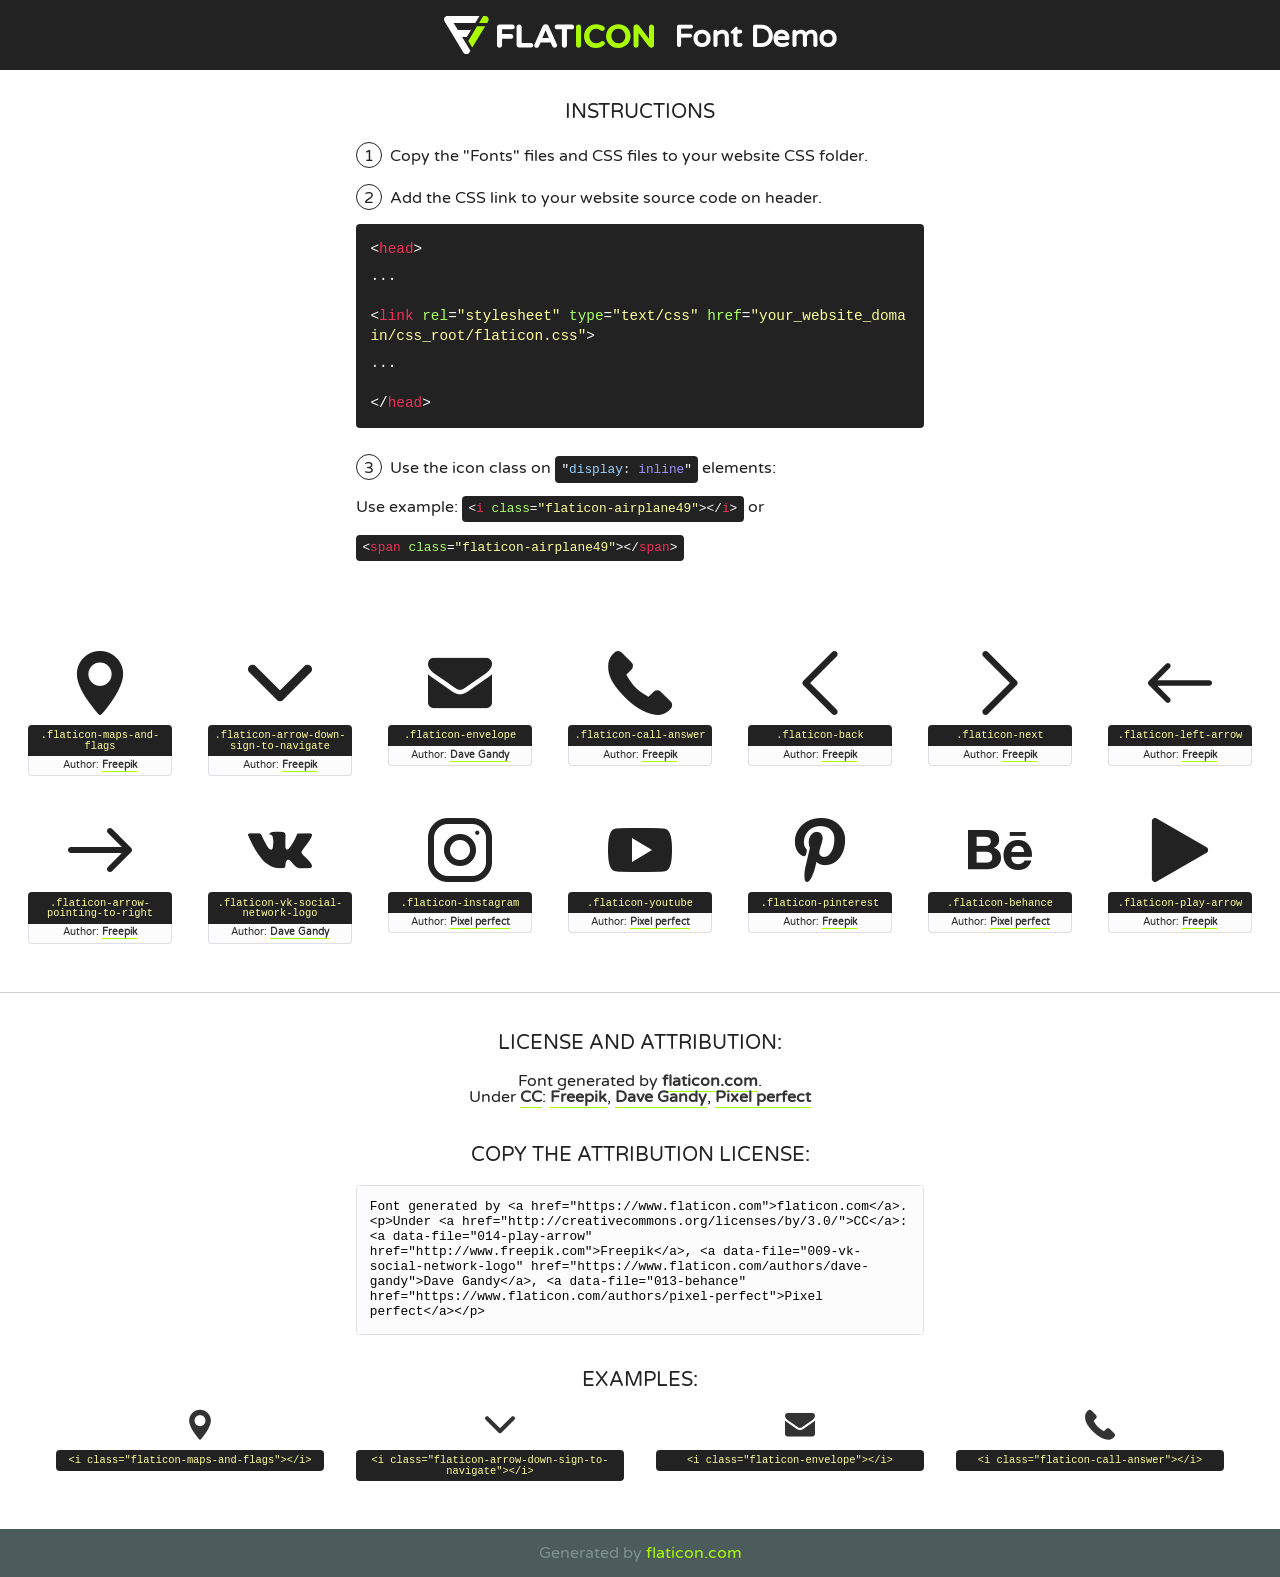
<file: libs/icon/font/flaticon.html>
<!DOCTYPE html>
<!--
  Flaticon icon font: Flaticon
  Creation date: 08/10/2019 12:23
-->
<html>
<!DOCTYPE html>
<html>

<head>
    <title>Flaticon WebFont</title>
    <link href="http://fonts.googleapis.com/css?family=Varela+Round" rel="stylesheet" type="text/css" />
    <link rel="stylesheet" type="text/css" href="flaticon.css">
    <meta charset="UTF-8">
    <style>
    html, body, div, span, applet, object, iframe,
    h1, h2, h3, h4, h5, h6, p, blockquote, pre,
    a, abbr, acronym, address, big, cite, code,
    del, dfn, em, img, ins, kbd, q, s, samp,
    small, strike, strong, sub, sup, tt, var,
    b, u, i, center,
    dl, dt, dd, ol, ul, li,
    fieldset, form, label, legend,
    table, caption, tbody, tfoot, thead, tr, th, td,
    article, aside, canvas, details, embed, 
    figure, figcaption, footer, header, hgroup, 
    menu, nav, output, ruby, section, summary,
    time, mark, audio, video {
        margin: 0;
        padding: 0;
        border: 0;
        font-size: 100%;
        font: inherit;
        vertical-align: baseline;
    }
    /* HTML5 display-role reset for older browsers */
    article, aside, details, figcaption, figure, 
    footer, header, hgroup, menu, nav, section {
        display: block;
    }
    body {
        line-height: 1;
    }
    ol, ul {
        list-style: none;
    }
    blockquote, q {
        quotes: none;
    }
    blockquote:before, blockquote:after,
    q:before, q:after {
        content: '';
        content: none;
    }
    table {
        border-collapse: collapse;
        border-spacing: 0;
    }
    body {
        font-family: 'Varela Round', Helvetica, Arial, sans-serif;
        font-size: 16px;
        color: #222;
    }
    a {
        color: #333;
        border-bottom: 1px solid #a9fd00;
        font-weight: bold;
        text-decoration: none;
    }
    * {
        -moz-box-sizing: border-box;
        -webkit-box-sizing: border-box;
        box-sizing: border-box;
        margin: 0;
        padding: 0;
    }
    [class^="flaticon-"]:before, [class*=" flaticon-"]:before, [class^="flaticon-"]:after, [class*=" flaticon-"]:after {
        font-family: Flaticon;
        font-size: 30px;
        font-style: normal;
        margin-left: 20px;
        color: #333;
    }
    .wrapper {
        max-width: 600px;
        margin: auto;
        padding: 0 1em;
    }
    .title {
        font-size: 1.25em;
        text-align: center;
        margin-bottom: 1em;
        text-transform: uppercase;
    }
    header {
        text-align: center;
        background-color: #222;
        color: #fff;
        padding: 1em;
    }
    header .logo {
        width: 210px;
        height: 38px;
        display: inline-block;
        vertical-align: middle;
        margin-right: 1em;
        border: none;
    }
    header strong {
        font-size: 1.95em;
        font-weight: bold;
        vertical-align: middle;
        margin-top: 5px;
        display: inline-block;
    }
    .demo {
        margin: 2em auto;
        line-height: 1.25em;
    }
    .demo ul li {
        margin-bottom: 1em;
    }
    .demo ul li .num {
        color: #222;
        border-radius: 20px;
        display: inline-block;
        width: 26px;
        padding: 3px;
        height: 26px;
        text-align: center;
        margin-right: 0.5em;
        border: 1px solid #222;
    }
    .demo ul li code {
        background-color: #222;
        border-radius: 4px;
        padding: 0.25em 0.5em;
        display: inline-block;
        color: #fff;
        font-family: Consolas,Monaco,Lucida Console,Liberation Mono,DejaVu Sans Mono,Bitstream Vera Sans Mono,Courier New, monospace;
        font-weight: lighter;
        margin-top: 1em;
        font-size: 0.8em;
        word-break: break-all;
    }
    .demo ul li code.big {
        padding: 1em;
        font-size: 0.9em;
    }
    .demo ul li code .red {
        color: #EF3159;
    }
    .demo ul li code .green {
        color: #ACFF65;
    }
    .demo ul li code .yellow {
        color: #FFFF99;
    }
    .demo ul li code .blue {
        color: #99D3FF;
    }
    .demo ul li code .purple {
        color: #A295FF;
    }
    .demo ul li code .dots {
        margin-top: 0.5em;
        display: block;
    }
    #glyphs {
        border-bottom: 1px solid #ccc;
        padding: 2em 0;
        text-align: center;
    }
    .glyph {
        display: inline-block;
        width: 9em;
        margin: 1em;
        text-align: center;
        vertical-align: top;
        background: #FFF;
    }
    .glyph .glyph-icon {
        padding: 10px;
        display: block;
        font-family:"Flaticon";
        font-size: 64px;
        line-height: 1;
    }
    .glyph .glyph-icon:before {
        font-size: 64px;
        color: #222;
        margin-left: 0;
    }
    .class-name {
        font-size: 0.65em;
        background-color: #222;
        color: #fff;
        border-radius: 4px 4px 0 0;
        padding: 0.5em;
        color: #FFFF99;
        font-family: Consolas,Monaco,Lucida Console,Liberation Mono,DejaVu Sans Mono,Bitstream Vera Sans Mono,Courier New, monospace;
    }
    .author-name {
        font-size: 0.6em;
        background-color: #fcfcfd;
        border: 1px solid #DEDEE4;
        border-top: 0;
        border-radius: 0 0 4px 4px;
        padding: 0.5em;
    }
    .class-name:last-child {
        font-size: 10px;
        color:#888;
    }
    .class-name:last-child a {
        font-size: 10px;
        color:#555;
    }
    .class-name:last-child a:hover {
        color:#a9fd00;
    }
    .glyph > input {
        display: block;
        width: 100px;
        margin: 5px auto;
        text-align: center;
        font-size: 12px;
        cursor: text;
    }
    .glyph > input.icon-input {
        font-family:"Flaticon";
        font-size: 16px;
        margin-bottom: 10px;
    }
    .attribution .title {
        margin-top: 2em;
    }
    .attribution textarea {
        background-color: #fcfcfd;
        padding: 1em;
        border: none;
        box-shadow: none;
        border: 1px solid #DEDEE4;
        border-radius: 4px;
        resize: none;
        width: 100%;
        height: 150px;
        font-size: 0.8em;
        font-family: Consolas,Monaco,Lucida Console,Liberation Mono,DejaVu Sans Mono,Bitstream Vera Sans Mono,Courier New, monospace;
        -webkit-appearance: none;
    }
    .iconsuse {
        margin: 2em auto;
        text-align: center;
        max-width: 1200px;
    }
    .iconsuse:after {
        content: '';
        display: table;
        clear: both;
    }
    .iconsuse .image {
        float: left;
        width: 25%;
        padding: 0 1em;
    }
    .iconsuse .image p {
        margin-bottom: 1em;
    }
    .iconsuse .image span {
        display: block;
        font-size: 0.65em;
        background-color: #222;
        color: #fff;
        border-radius: 4px;
        padding: 0.5em;
        color: #FFFF99;
        margin-top: 1em;
        font-family: Consolas,Monaco,Lucida Console,Liberation Mono,DejaVu Sans Mono,Bitstream Vera Sans Mono,Courier New, monospace;
    }
    #footer {
        text-align: center;
        background-color: #4C5B5C;
        color: #7c9192;
        padding: 1em;
    }
    #footer a {
        border: none;
        color: #a9fd00;
        font-weight: normal;
    }
    @media (max-width: 960px) {
        .iconsuse .image {
            width: 50%;
        }
    }
    @media (max-width: 560px) {
        .iconsuse .image {
            width: 100%;
        }
    }
    </style>
</head>

<body class="characters-off">

    <header>
        <a href="https://www.flaticon.com" target="_blank" class="logo">
            <svg version="1.1" xmlns="http://www.w3.org/2000/svg" xmlns:xlink="http://www.w3.org/1999/xlink" xmlns:a="http://ns.adobe.com/AdobeSVGViewerExtensions/3.0/" viewBox="0 0 560.875 102.036" enable-background="new 0 0 560.875 102.036" xml:space="preserve">
                <defs>
                </defs>
                <g>
                    <g class="letters">
                        <path fill="#ffffff" d="M141.596,29.675c0-3.777,2.985-6.767,6.764-6.767h34.438c3.426,0,6.15,2.728,6.15,6.15
                        c0,3.43-2.724,6.149-6.15,6.149h-27.674v13.091h23.719c3.429,0,6.151,2.724,6.151,6.15c0,3.43-2.723,6.149-6.151,6.149h-23.719
                        v17.574c0,3.773-2.986,6.761-6.764,6.761c-3.779,0-6.764-2.989-6.764-6.761V29.675z"></path>
                        <path fill="#ffffff" d="M193.844,29.149c0-3.781,2.985-6.767,6.764-6.767c3.776,0,6.763,2.985,6.763,6.767v42.957h25.039
                        c3.426,0,6.149,2.726,6.149,6.153c0,3.425-2.723,6.15-6.149,6.15h-31.802c-3.779,0-6.764-2.986-6.764-6.768V29.149z"></path>
                        <path fill="#ffffff" d="M241.891,75.71l21.438-48.407c1.492-3.341,4.215-5.357,7.906-5.357h0.792
                        c3.686,0,6.323,2.017,7.815,5.357l21.439,48.407c0.436,0.967,0.701,1.845,0.701,2.723c0,3.602-2.809,6.501-6.414,6.501
                        c-3.161,0-5.269-1.845-6.499-4.655l-4.132-9.661h-27.059l-4.301,10.102c-1.144,2.631-3.426,4.214-6.237,4.214
                        c-3.517,0-6.24-2.81-6.24-6.325C241.1,77.64,241.451,76.677,241.891,75.71z M279.932,58.666l-8.521-20.297l-8.526,20.297H279.932
                        z"></path>
                        <path fill="#ffffff" d="M314.864,35.387H301.86c-3.429,0-6.239-2.813-6.239-6.238c0-3.429,2.811-6.24,6.239-6.24h39.533
                        c3.426,0,6.237,2.811,6.237,6.24c0,3.425-2.811,6.238-6.237,6.238h-13.001v42.785c0,3.773-2.99,6.761-6.764,6.761
                        c-3.779,0-6.764-2.989-6.764-6.761V35.387z"></path>
                        <path fill="#A9FD00" d="M352.615,29.149c0-3.781,2.985-6.767,6.767-6.767c3.774,0,6.761,2.985,6.761,6.767v49.024
                        c0,3.773-2.987,6.761-6.761,6.761c-3.781,0-6.767-2.989-6.767-6.761V29.149z"></path>
                        <path fill="#A9FD00" d="M374.132,53.836v-0.179c0-17.481,13.178-31.801,32.065-31.801c9.22,0,15.459,2.458,20.557,6.238
                        c1.402,1.054,2.637,2.985,2.637,5.357c0,3.692-2.985,6.59-6.681,6.59c-1.845,0-3.071-0.702-4.044-1.319
                        c-3.776-2.813-7.729-4.393-12.562-4.393c-10.364,0-17.831,8.611-17.831,19.154v0.173c0,10.542,7.291,19.329,17.831,19.329
                        c5.715,0,9.492-1.756,13.359-4.834c1.049-0.874,2.458-1.491,4.039-1.491c3.429,0,6.325,2.813,6.325,6.236
                        c0,2.106-1.056,3.78-2.282,4.834c-5.539,4.834-12.036,7.733-21.878,7.733C387.572,85.464,374.132,71.493,374.132,53.836z"></path>
                        <path fill="#A9FD00" d="M433.009,53.836v-0.179c0-17.481,13.79-31.801,32.766-31.801c18.981,0,32.592,14.143,32.592,31.628v0.173
                        c0,17.483-13.785,31.807-32.769,31.807C446.625,85.464,433.009,71.32,433.009,53.836z M484.224,53.836v-0.179
                        c0-10.539-7.725-19.326-18.626-19.326c-10.893,0-18.449,8.611-18.449,19.154v0.173c0,10.542,7.73,19.329,18.626,19.329
                        C476.676,72.986,484.224,64.378,484.224,53.836z"></path>
                        <path fill="#A9FD00" d="M506.233,29.321c0-3.774,2.99-6.763,6.767-6.763h1.401c3.252,0,5.183,1.583,7.029,3.953l26.093,34.265
                        V29.059c0-3.692,2.99-6.677,6.681-6.677c3.683,0,6.671,2.985,6.671,6.677v48.934c0,3.78-2.987,6.765-6.764,6.765h-0.436
                        c-3.257,0-5.188-1.581-7.034-3.953l-27.056-35.492v32.944c0,3.687-2.985,6.676-6.678,6.676c-3.683,0-6.673-2.989-6.673-6.676
                        V29.321z"></path>
                    </g>
                    <g class="insignia">
                        <path fill="#ffffff" d="M48.372,56.137h12.517l11.156-18.537H37.186L25.688,18.539h57.825L94.668,0H9.271
                        C5.925,0,2.842,1.801,1.198,4.716c-1.644,2.907-1.593,6.482,0.134,9.343l50.38,83.501c1.678,2.781,4.689,4.476,7.938,4.476
                        c3.246,0,6.257-1.695,7.935-4.476l2.898-4.804L48.372,56.137z"></path>
                        <g class="i">
                            <path fill="#A9FD00" d="M93.575,18.539h0.031v0.004l21.652,0.004l2.705-4.488c1.727-2.861,1.778-6.436,0.133-9.343
                            C116.454,1.801,113.371,0,110.026,0h-5.294L93.575,18.539z"></path>
                            <polygon fill="#A9FD00" points="88.291,27.356 64.725,66.486 75.519,84.404 109.942,27.356"></polygon>
                        </g>
                    </g>
                </g>
            </svg>
        </a>
        <strong>Font Demo</strong>
    </header>


    <section class="demo wrapper">

        <p class="title">Instructions</p>

        <ul>
            <li>
                <span class="num">1</span>Copy the "Fonts" files and CSS files to your website CSS folder.
            </li>
            <li>
                <span class="num">2</span>Add the CSS link to your website source code on header.
                <code class="big">
                    &lt;<span class="red">head</span>&gt;
                    <br/><span class="dots">...</span>
                    <br/>&lt;<span class="red">link</span> <span class="green">rel</span>=<span class="yellow">"stylesheet"</span> <span class="green">type</span>=<span class="yellow">"text/css"</span> <span class="green">href</span>=<span class="yellow">"your_website_domain/css_root/flaticon.css"</span>&gt;
                    <br/><span class="dots">...</span>
                    <br/>&lt;/<span class="red">head</span>&gt;
                </code>
            </li>

            <li>
                <p>
                    <span class="num">3</span>Use the icon class on <code>"<span class="blue">display</span>:<span class="purple"> inline</span>"</code> elements:
                    <br />
                    Use example: <code>&lt;<span class="red">i</span> <span class="green">class</span>=<span class="yellow">&quot;flaticon-airplane49&quot;</span>&gt;&lt;/<span class="red">i</span>&gt;</code> or <code>&lt;<span class="red">span</span> <span class="green">class</span>=<span class="yellow">&quot;flaticon-airplane49&quot;</span>&gt;&lt;/<span class="red">span</span>&gt;</code>
            </li>
        </ul>

    </section>




   <section id="glyphs">          
    
      
        <div class="glyph"><div class="glyph-icon flaticon-maps-and-flags"></div>
            <div class="class-name">.flaticon-maps-and-flags</div>
            <div class="author-name">Author: <a data-file="001-maps-and-flags" href="http://www.freepik.com">Freepik</a> </div> 
        </div>        
        
        <div class="glyph"><div class="glyph-icon flaticon-arrow-down-sign-to-navigate"></div>
            <div class="class-name">.flaticon-arrow-down-sign-to-navigate</div>
            <div class="author-name">Author: <a data-file="002-arrow-down-sign-to-navigate" href="http://www.freepik.com">Freepik</a> </div> 
        </div>        
        
        <div class="glyph"><div class="glyph-icon flaticon-envelope"></div>
            <div class="class-name">.flaticon-envelope</div>
            <div class="author-name">Author: <a data-file="003-envelope" href="https://www.flaticon.com/authors/dave-gandy">Dave Gandy</a> </div> 
        </div>        
        
        <div class="glyph"><div class="glyph-icon flaticon-call-answer"></div>
            <div class="class-name">.flaticon-call-answer</div>
            <div class="author-name">Author: <a data-file="004-call-answer" href="http://www.freepik.com">Freepik</a> </div> 
        </div>        
        
        <div class="glyph"><div class="glyph-icon flaticon-back"></div>
            <div class="class-name">.flaticon-back</div>
            <div class="author-name">Author: <a data-file="005-back" href="http://www.freepik.com">Freepik</a> </div> 
        </div>        
        
        <div class="glyph"><div class="glyph-icon flaticon-next"></div>
            <div class="class-name">.flaticon-next</div>
            <div class="author-name">Author: <a data-file="006-next" href="http://www.freepik.com">Freepik</a> </div> 
        </div>        
        
        <div class="glyph"><div class="glyph-icon flaticon-left-arrow"></div>
            <div class="class-name">.flaticon-left-arrow</div>
            <div class="author-name">Author: <a data-file="007-left-arrow" href="http://www.freepik.com">Freepik</a> </div> 
        </div>        
        
        <div class="glyph"><div class="glyph-icon flaticon-arrow-pointing-to-right"></div>
            <div class="class-name">.flaticon-arrow-pointing-to-right</div>
            <div class="author-name">Author: <a data-file="008-arrow-pointing-to-right" href="http://www.freepik.com">Freepik</a> </div> 
        </div>        
        
        <div class="glyph"><div class="glyph-icon flaticon-vk-social-network-logo"></div>
            <div class="class-name">.flaticon-vk-social-network-logo</div>
            <div class="author-name">Author: <a data-file="009-vk-social-network-logo" href="https://www.flaticon.com/authors/dave-gandy">Dave Gandy</a> </div> 
        </div>        
        
        <div class="glyph"><div class="glyph-icon flaticon-instagram"></div>
            <div class="class-name">.flaticon-instagram</div>
            <div class="author-name">Author: <a data-file="010-instagram" href="https://www.flaticon.com/authors/pixel-perfect">Pixel perfect</a> </div> 
        </div>        
        
        <div class="glyph"><div class="glyph-icon flaticon-youtube"></div>
            <div class="class-name">.flaticon-youtube</div>
            <div class="author-name">Author: <a data-file="011-youtube" href="https://www.flaticon.com/authors/pixel-perfect">Pixel perfect</a> </div> 
        </div>        
        
        <div class="glyph"><div class="glyph-icon flaticon-pinterest"></div>
            <div class="class-name">.flaticon-pinterest</div>
            <div class="author-name">Author: <a data-file="012-pinterest" href="http://www.freepik.com">Freepik</a> </div> 
        </div>        
        
        <div class="glyph"><div class="glyph-icon flaticon-behance"></div>
            <div class="class-name">.flaticon-behance</div>
            <div class="author-name">Author: <a data-file="013-behance" href="https://www.flaticon.com/authors/pixel-perfect">Pixel perfect</a> </div> 
        </div>        
        
        <div class="glyph"><div class="glyph-icon flaticon-play-arrow"></div>
            <div class="class-name">.flaticon-play-arrow</div>
            <div class="author-name">Author: <a data-file="014-play-arrow" href="http://www.freepik.com">Freepik</a> </div> 
        </div>        
        

    </section>



    <section class="attribution wrapper"   style="text-align:center;">

      <div class="title">License and attribution:</div><div class="attrDiv">Font generated by <a href="https://www.flaticon.com">flaticon.com</a>. <div><p>Under <a href="http://creativecommons.org/licenses/by/3.0/">CC</a>: <a data-file="014-play-arrow" href="http://www.freepik.com">Freepik</a>, <a data-file="009-vk-social-network-logo" href="https://www.flaticon.com/authors/dave-gandy">Dave Gandy</a>, <a data-file="013-behance" href="https://www.flaticon.com/authors/pixel-perfect">Pixel perfect</a></p>  </div>
      </div>
      <div class="title">Copy the Attribution License:</div>

    <textarea onclick="this.focus();this.select();">Font generated by &lt;a href=&quot;https://www.flaticon.com&quot;&gt;flaticon.com&lt;/a&gt;. <p>Under <a href="http://creativecommons.org/licenses/by/3.0/">CC</a>: <a data-file="014-play-arrow" href="http://www.freepik.com">Freepik</a>, <a data-file="009-vk-social-network-logo" href="https://www.flaticon.com/authors/dave-gandy">Dave Gandy</a>, <a data-file="013-behance" href="https://www.flaticon.com/authors/pixel-perfect">Pixel perfect</a></p>  
     </textarea>

    </section>

    <section class="iconsuse">

          <div class="title">Examples:</div>            
             
            <div class="image">
                <p>
                    <i class="glyph-icon flaticon-maps-and-flags"></i> 
                    <span>&lt;i class=&quot;flaticon-maps-and-flags&quot;&gt;&lt;/i&gt;</span>
                </p>
            </div>
            
            <div class="image">
                <p>
                    <i class="glyph-icon flaticon-arrow-down-sign-to-navigate"></i> 
                    <span>&lt;i class=&quot;flaticon-arrow-down-sign-to-navigate&quot;&gt;&lt;/i&gt;</span>
                </p>
            </div>
            
            <div class="image">
                <p>
                    <i class="glyph-icon flaticon-envelope"></i> 
                    <span>&lt;i class=&quot;flaticon-envelope&quot;&gt;&lt;/i&gt;</span>
                </p>
            </div>
            
            <div class="image">
                <p>
                    <i class="glyph-icon flaticon-call-answer"></i> 
                    <span>&lt;i class=&quot;flaticon-call-answer&quot;&gt;&lt;/i&gt;</span>
                </p>
            </div>
                       
        </div>
                            
    </section>

<div id="footer">
    <div>Generated by <a href="https://www.flaticon.com">flaticon.com</a>
    </div>
</div>



</body>
</html>
</file>
<file: fonts/Montserrat/stylesheet.css>
/* This stylesheet generated by Transfonter (https://transfonter.org) on October 3, 2017 10:05 PM */

@font-face {
	font-family: 'Montserrat';
	src: url('Montserrat-Light.eot');
	src: local('Montserrat Light'), local('Montserrat-Light'),
		url('Montserrat-Light.eot?#iefix') format('embedded-opentype'),
		url('Montserrat-Light.woff') format('woff'),
		url('Montserrat-Light.ttf') format('truetype');
	font-weight: 300;
	font-style: normal;
}

@font-face {
	font-family: 'Montserrat';
	src: url('Montserrat-MediumItalic.eot');
	src: local('Montserrat Medium Italic'), local('Montserrat-MediumItalic'),
		url('Montserrat-MediumItalic.eot?#iefix') format('embedded-opentype'),
		url('Montserrat-MediumItalic.woff') format('woff'),
		url('Montserrat-MediumItalic.ttf') format('truetype');
	font-weight: 500;
	font-style: italic;
}

@font-face {
	font-family: 'Montserrat';
	src: url('Montserrat-Thin.eot');
	src: local('Montserrat Thin'), local('Montserrat-Thin'),
		url('Montserrat-Thin.eot?#iefix') format('embedded-opentype'),
		url('Montserrat-Thin.woff') format('woff'),
		url('Montserrat-Thin.ttf') format('truetype');
	font-weight: 100;
	font-style: normal;
}

@font-face {
	font-family: 'Montserrat';
	src: url('Montserrat-ExtraLightItalic.eot');
	src: local('Montserrat ExtraLight Italic'), local('Montserrat-ExtraLightItalic'),
		url('Montserrat-ExtraLightItalic.eot?#iefix') format('embedded-opentype'),
		url('Montserrat-ExtraLightItalic.woff') format('woff'),
		url('Montserrat-ExtraLightItalic.ttf') format('truetype');
	font-weight: 200;
	font-style: italic;
}

@font-face {
	font-family: 'Montserrat';
	src: url('Montserrat-BoldItalic.eot');
	src: local('Montserrat Bold Italic'), local('Montserrat-BoldItalic'),
		url('Montserrat-BoldItalic.eot?#iefix') format('embedded-opentype'),
		url('Montserrat-BoldItalic.woff') format('woff'),
		url('Montserrat-BoldItalic.ttf') format('truetype');
	font-weight: bold;
	font-style: italic;
}

@font-face {
	font-family: 'Montserrat';
	src: url('Montserrat-SemiBold.eot');
	src: local('Montserrat SemiBold'), local('Montserrat-SemiBold'),
		url('Montserrat-SemiBold.eot?#iefix') format('embedded-opentype'),
		url('Montserrat-SemiBold.woff') format('woff'),
		url('Montserrat-SemiBold.ttf') format('truetype');
	font-weight: 600;
	font-style: normal;
}

@font-face {
	font-family: 'Montserrat';
	src: url('Montserrat-ExtraLight.eot');
	src: local('Montserrat ExtraLight'), local('Montserrat-ExtraLight'),
		url('Montserrat-ExtraLight.eot?#iefix') format('embedded-opentype'),
		url('Montserrat-ExtraLight.woff') format('woff'),
		url('Montserrat-ExtraLight.ttf') format('truetype');
	font-weight: 200;
	font-style: normal;
}

@font-face {
	font-family: 'Montserrat';
	src: url('Montserrat-ExtraBoldItalic.eot');
	src: local('Montserrat ExtraBold Italic'), local('Montserrat-ExtraBoldItalic'),
		url('Montserrat-ExtraBoldItalic.eot?#iefix') format('embedded-opentype'),
		url('Montserrat-ExtraBoldItalic.woff') format('woff'),
		url('Montserrat-ExtraBoldItalic.ttf') format('truetype');
	font-weight: 800;
	font-style: italic;
}

@font-face {
	font-family: 'Montserrat';
	src: url('Montserrat-Italic.eot');
	src: local('Montserrat Italic'), local('Montserrat-Italic'),
		url('Montserrat-Italic.eot?#iefix') format('embedded-opentype'),
		url('Montserrat-Italic.woff') format('woff'),
		url('Montserrat-Italic.ttf') format('truetype');
	font-weight: normal;
	font-style: italic;
}

@font-face {
	font-family: 'Montserrat';
	src: url('Montserrat-Bold.eot');
	src: local('Montserrat Bold'), local('Montserrat-Bold'),
		url('Montserrat-Bold.eot?#iefix') format('embedded-opentype'),
		url('Montserrat-Bold.woff') format('woff'),
		url('Montserrat-Bold.ttf') format('truetype');
	font-weight: bold;
	font-style: normal;
}

@font-face {
	font-family: 'Montserrat';
	src: url('Montserrat-LightItalic.eot');
	src: local('Montserrat Light Italic'), local('Montserrat-LightItalic'),
		url('Montserrat-LightItalic.eot?#iefix') format('embedded-opentype'),
		url('Montserrat-LightItalic.woff') format('woff'),
		url('Montserrat-LightItalic.ttf') format('truetype');
	font-weight: 300;
	font-style: italic;
}

@font-face {
	font-family: 'Montserrat';
	src: url('Montserrat-BlackItalic.eot');
	src: local('Montserrat Black Italic'), local('Montserrat-BlackItalic'),
		url('Montserrat-BlackItalic.eot?#iefix') format('embedded-opentype'),
		url('Montserrat-BlackItalic.woff') format('woff'),
		url('Montserrat-BlackItalic.ttf') format('truetype');
	font-weight: 900;
	font-style: italic;
}

@font-face {
	font-family: 'Montserrat';
	src: url('Montserrat-SemiBoldItalic.eot');
	src: local('Montserrat SemiBold Italic'), local('Montserrat-SemiBoldItalic'),
		url('Montserrat-SemiBoldItalic.eot?#iefix') format('embedded-opentype'),
		url('Montserrat-SemiBoldItalic.woff') format('woff'),
		url('Montserrat-SemiBoldItalic.ttf') format('truetype');
	font-weight: 600;
	font-style: italic;
}

@font-face {
	font-family: 'Montserrat';
	src: url('Montserrat-Regular.eot');
	src: local('Montserrat Regular'), local('Montserrat-Regular'),
		url('Montserrat-Regular.eot?#iefix') format('embedded-opentype'),
		url('Montserrat-Regular.woff') format('woff'),
		url('Montserrat-Regular.ttf') format('truetype');
	font-weight: normal;
	font-style: normal;
}

@font-face {
	font-family: 'Montserrat';
	src: url('Montserrat-Medium.eot');
	src: local('Montserrat Medium'), local('Montserrat-Medium'),
		url('Montserrat-Medium.eot?#iefix') format('embedded-opentype'),
		url('Montserrat-Medium.woff') format('woff'),
		url('Montserrat-Medium.ttf') format('truetype');
	font-weight: 500;
	font-style: normal;
}

@font-face {
	font-family: 'Montserrat';
	src: url('Montserrat-ExtraBold.eot');
	src: local('Montserrat ExtraBold'), local('Montserrat-ExtraBold'),
		url('Montserrat-ExtraBold.eot?#iefix') format('embedded-opentype'),
		url('Montserrat-ExtraBold.woff') format('woff'),
		url('Montserrat-ExtraBold.ttf') format('truetype');
	font-weight: 800;
	font-style: normal;
}

@font-face {
	font-family: 'Montserrat';
	src: url('Montserrat-Black.eot');
	src: local('Montserrat Black'), local('Montserrat-Black'),
		url('Montserrat-Black.eot?#iefix') format('embedded-opentype'),
		url('Montserrat-Black.woff') format('woff'),
		url('Montserrat-Black.ttf') format('truetype');
	font-weight: 900;
	font-style: normal;
}

@font-face {
	font-family: 'Montserrat';
	src: url('Montserrat-ThinItalic.eot');
	src: local('Montserrat Thin Italic'), local('Montserrat-ThinItalic'),
		url('Montserrat-ThinItalic.eot?#iefix') format('embedded-opentype'),
		url('Montserrat-ThinItalic.woff') format('woff'),
		url('Montserrat-ThinItalic.ttf') format('truetype');
	font-weight: 100;
	font-style: italic;
}
</file>
<file: libs/icon/font/flaticon.css>
/*
  	Flaticon icon font: Flaticon
  	Creation date: 08/10/2019 12:23
  	*/

@font-face {
  font-family: "Flaticon";
  src: url("./Flaticon.eot");
  src: url("./Flaticon.eot?#iefix") format("embedded-opentype"),
       url("./Flaticon.woff2") format("woff2"),
       url("./Flaticon.woff") format("woff"),
       url("./Flaticon.ttf") format("truetype"),
       url("./Flaticon.svg#Flaticon") format("svg");
  font-weight: normal;
  font-style: normal;
}

@media screen and (-webkit-min-device-pixel-ratio:0) {
  @font-face {
    font-family: "Flaticon";
    src: url("./Flaticon.svg#Flaticon") format("svg");
  }
}

[class^="flaticon-"]:before, [class*=" flaticon-"]:before,
[class^="flaticon-"]:after, [class*=" flaticon-"]:after {   
  font-family: Flaticon;
        font-size: 20px;
font-style: normal;
margin-left: 20px;
}

.flaticon-maps-and-flags:before { content: "\f100"; }
.flaticon-arrow-down-sign-to-navigate:before { content: "\f101"; }
.flaticon-envelope:before { content: "\f102"; }
.flaticon-call-answer:before { content: "\f103"; }
.flaticon-back:before { content: "\f104"; }
.flaticon-next:before { content: "\f105"; }
.flaticon-left-arrow:before { content: "\f106"; }
.flaticon-arrow-pointing-to-right:before { content: "\f107"; }
.flaticon-vk-social-network-logo:before { content: "\f108"; }
.flaticon-instagram:before { content: "\f109"; }
.flaticon-youtube:before { content: "\f10a"; }
.flaticon-pinterest:before { content: "\f10b"; }
.flaticon-behance:before { content: "\f10c"; }
.flaticon-play-arrow:before { content: "\f10d"; }
</file>
<file: css/main.css>
@import url(../libs/superfish/superfish.css);
@import url(../libs/bootstrap/css/bootstrap-grid.css);
@import url(../libs/bootstrap/css/bootstrap-reboot.css);
@import url(../libs/bootstrap/css/bootstrap.css);
@import url(../libs/icon/font/flaticon.css);
@import url(../libs/slick/slick.css);
@import url(../libs/slick/slick-theme.css);
@import url(../libs/Magnific-Popup/dist/magnific-popup.css);
@import url(../libs/superfish/superfish.css);
@import url(../libs/superfish/megafish.css);
@import url(../libs/mmenu/mmenu.css);
@import url(../libs/aos/aos.css);
@font-face {
  font-family: "montserrat-medium";
  font-weight: normal;
  font-style: normal;
  src: url("../fonts/Montserrat/Montserrat-Medium.eot");
  src: url("../fonts/Montserrat/Montserrat-Medium.eot?#iefix") format("embedded-opentype"), url("../fonts/Montserrat/Montserrat-Medium.woff") format("woff"), url("../fonts/Montserrat/Montserrat-Medium.ttf") format("truetype"); }

@font-face {
  font-family: "montserrat-light";
  font-weight: normal;
  font-style: normal;
  src: url("../fonts/Montserrat/Montserrat-Light.eot");
  src: url("../fonts/Montserrat/Montserrat-Light.eot?#iefix") format("embedded-opentype"), url("../fonts/Montserrat/Montserrat-Light.woff") format("woff"), url("../fonts/Montserrat/Montserrat-Light.ttf") format("truetype"); }

@font-face {
  font-family: "montserrat-lightItalic";
  font-weight: normal;
  font-style: normal;
  src: url("../fonts/Montserrat/Montserrat-LightItalic.eot");
  src: url("../fonts/Montserrat/Montserrat-LightItalic.eot?#iefix") format("embedded-opentype"), url("../fonts/Montserrat/Montserrat-LightItalic.woff") format("woff"), url("../fonts/Montserrat/Montserrat-LightItalic.ttf") format("truetype"); }

@font-face {
  font-family: "montserrat-mediumItalic";
  font-weight: normal;
  font-style: normal;
  src: url("../fonts/Montserrat/Montserrat-MediumItalic.eot");
  src: url("../fonts/Montserrat/Montserrat-MediumItalic.eot?#iefix") format("embedded-opentype"), url("../fonts/Montserrat/Montserrat-MediumItalic.woff") format("woff"), url("../fonts/Montserrat/Montserrat-MediumItalic.ttf") format("truetype"); }

.navigation {
  display: -webkit-box;
  display: -ms-flexbox;
  display: flex;
  -webkit-box-pack: end;
  -ms-flex-pack: end;
  justify-content: flex-end; }

.sf-menu > li {
  background: none;
  border: none; }

.sf-menu > li > a {
  border: none;
  font-size: 13px;
  line-height: 16px;
  color: #ffffff;
  margin: 0 0 0 50px; }

.sf-menu > li > a span::before {
  margin-left: 0;
  font-size: 10px;
  position: absolute;
  right: -10px;
  color: #DA2227; }

.sf-menu > li:hover, .sf-menu > li.sfHover {
  background: none; }

.sf-menu ul {
  background: #0C041B;
  border: 1px solid rgba(255, 255, 255, 0.05);
  border-radius: 10px; }

.sf-menu a {
  border: none;
  color: #ffffff;
  font-size: 12px;
  line-height: 15px;
  padding: 10px 40px 10px 20px; }

.sf-menu ul {
  -webkit-box-shadow: none;
  box-shadow: none;
  min-width: 100%; }

.sf-menu a:hover {
  text-decoration: none; }

.sf-menu a span::before {
  margin-left: 0;
  position: absolute;
  right: 5px;
  font-size: 10px;
  color: #DA2227; }

.sf-menu li:hover, .sf-menu li.sfHover {
  background: none; }

.sf-menu ul li {
  background: none; }

.sf-menu ul ul li {
  background: none; }

#mm-blocker {
  z-index: 0; }

.mm-menu.mm-theme-white {
  z-index: 990; }

.city-select {
  display: -webkit-box;
  display: -ms-flexbox;
  display: flex;
  margin-top: 15px;
  -webkit-box-pack: center;
  -ms-flex-pack: center;
  justify-content: center; }

.city-select__selector:hover .city-select-box__icon, .city-select__selector:focus .city-select-box__icon {
  background-color: #ff9900; }

span.city-select-box__current-text.js-selected-text {
  border-bottom: 2px dotted #DA2227;
  margin: 0 10px; }

.city-select .left-icon::before {
  margin-left: 0;
  color: red;
  font-size: 15px;
  position: absolute;
  left: -15px; }

.right-icon::before {
  margin-left: 0;
  color: red;
  font-size: 15px;
  position: absolute; }

.city-select .city-select-box {
  position: relative;
  font-size: 12px;
  color: #ffffff;
  cursor: pointer; }

.city-select .city-select-box__dropdown {
  position: absolute;
  top: 20px;
  left: -20px;
  right: -1px;
  border-radius: 10px;
  border: 1px solid rgba(255, 255, 255, 0.05);
  background-color: #0C041B;
  width: 160px;
  max-height: 250px;
  overflow-x: hidden;
  z-index: 10; }
  .city-select .city-select-box__dropdown:not(.is-open) {
    display: none; }

.city-select .city-select-box__link {
  display: block;
  padding: 10px 5px 10px 15px;
  text-decoration: none;
  color: #ffffff; }

.city-select .city-select-box__item.is-selected .city-select-box__link {
  color: #ffffff;
  cursor: pointer; }

figure.effect-oscar figcaption {
  padding: 70px 50px 60px 50px;
  -webkit-transition: background-color 0.35s;
  -o-transition: background-color 0.35s;
  transition: background-color 0.35s; }

figure.effect-oscar figcaption::before {
  position: absolute;
  top: 20px;
  right: 20px;
  bottom: 20px;
  border-radius: 10px;
  left: 20px;
  background: -webkit-gradient(linear, left top, left bottom, from(rgba(46, 1, 130, 0.85)), to(rgba(31, 5, 86, 0.85)));
  background: -webkit-linear-gradient(top, rgba(46, 1, 130, 0.85) 0%, rgba(31, 5, 86, 0.85) 100%);
  background: -o-linear-gradient(top, rgba(46, 1, 130, 0.85) 0%, rgba(31, 5, 86, 0.85) 100%);
  background: linear-gradient(180deg, rgba(46, 1, 130, 0.85) 0%, rgba(31, 5, 86, 0.85) 100%);
  border: 1px solid rgba(255, 255, 255, 0.1);
  content: ''; }

figure.effect-oscar h2 {
  margin: 20% 0 10px 0;
  -webkit-transition: -webkit-transform 0.35s;
  transition: -webkit-transform 0.35s;
  -o-transition: transform 0.35s;
  transition: transform 0.35s;
  transition: transform 0.35s, -webkit-transform 0.35s;
  -webkit-transform: translate3d(0, 100%, 0);
  transform: translate3d(0, 100%, 0); }

figure.effect-oscar figcaption::before,
figure.effect-oscar p {
  opacity: 0;
  -webkit-transition: opacity 0.35s, -webkit-transform 0.35s;
  transition: opacity 0.35s, -webkit-transform 0.35s;
  -o-transition: opacity 0.35s, transform 0.35s;
  transition: opacity 0.35s, transform 0.35s;
  transition: opacity 0.35s, transform 0.35s, -webkit-transform 0.35s;
  -webkit-transform: scale(0);
  -ms-transform: scale(0);
  transform: scale(0); }

figure.effect-oscar:hover h2 {
  -webkit-transform: translate3d(0, 0, 0);
  transform: translate3d(0, 0, 0); }

figure.effect-oscar:hover figcaption::before,
figure.effect-oscar:hover p {
  opacity: 1;
  -webkit-transform: scale(1);
  -ms-transform: scale(1);
  transform: scale(1); }

figure.effect-oscar:hover figcaption {
  background-color: rgba(58, 52, 42, 0); }

.grid {
  position: relative;
  padding: 1em 0 4em;
  max-width: 1000px;
  list-style: none; }

.grid figure {
  position: relative;
  float: left;
  overflow: hidden;
  width: 100%;
  height: 280px;
  cursor: pointer;
  border-radius: 10px; }

.grid figure img {
  position: relative;
  display: block;
  min-height: 100%;
  width: 100%;
  border-radius: 10px; }

.grid figure figcaption::before,
.grid figure figcaption::after {
  pointer-events: none; }

.grid figure figcaption,
.grid figure figcaption > a {
  position: absolute;
  top: 0;
  left: 0;
  width: 100%;
  height: 100%; }

.grid figure figcaption > a {
  z-index: 1000;
  text-indent: 200%;
  white-space: nowrap;
  font-size: 0;
  opacity: 0; }

.grid figure .ready-title {
  font-size: 25px;
  line-height: 50px; }

.grid figure .ready-sub {
  font-size: 14px;
  line-height: 17px;
  font-family: "montserrat-light", sans-serif;
  margin-top: 20px; }

.grid figure .phone-popup {
  width: 130px;
  margin-top: 40px; }

p.phone-popup.ready-project-medium.top-size {
  margin-top: 25px; }

.grid figure .ready-title-medium {
  font-size: 15px;
  line-height: 24px; }

.grid figure .ready-sub-medium {
  font-size: 12px;
  line-height: 20px;
  font-family: "montserrat-light", sans-serif;
  margin-top: 20px; }

.grid figure .ready-project-medium {
  font-size: 12px;
  line-height: 20px;
  width: 110px; }

.button-redya {
  display: -webkit-box;
  display: -ms-flexbox;
  display: flex;
  -webkit-box-pack: center;
  -ms-flex-pack: center;
  justify-content: center;
  margin: 20px 0 60px 0; }

.slider {
  margin-top: 50px;
  margin-bottom: 100px; }

.work-slider {
  position: relative;
  height: 550px;
  background: -webkit-radial-gradient(50% 50%, 50% 50%, rgba(12, 4, 27, 0) 0%, #0C041B 100%), url("../img/background/star.png");
  background: -o-radial-gradient(50% 50%, 50% 50%, rgba(12, 4, 27, 0) 0%, #0C041B 100%), url("../img/background/star.png");
  background: radial-gradient(50% 50% at 50% 50%, rgba(12, 4, 27, 0) 0%, #0C041B 100%), url("../img/background/star.png");
  width: 100%;
  background-position: 0 -15px;
  overflow: hidden; }

.big-title {
  position: absolute;
  color: rgba(255, 255, 255, 0.05);
  text-transform: uppercase;
  font-weight: 600;
  font-size: 220px;
  text-align: center;
  letter-spacing: 0.2em;
  left: 0;
  right: 0;
  margin: 0 auto;
  white-space: nowrap; }

.big-title-slider {
  top: 70px; }

.line {
  position: absolute;
  width: 130%;
  height: 63%;
  border: 1px solid rgba(255, 255, 255, 0.3);
  border-bottom: none;
  left: -230px;
  top: 290px;
  border-radius: 50% 50% 0 0 / 100% 100% 0 0; }

.slider-spaceman {
  background: url(../img/background/cosm.svg) no-repeat;
  height: 520px;
  width: 840px;
  background-position: bottom;
  background-size: cover;
  z-index: 90;
  position: absolute;
  margin: 0 auto;
  left: 0;
  right: 0; }

.slider-product {
  width: 250px;
  margin: 215px auto 0 auto; }

.slider-img {
  position: relative;
  width: 110px;
  height: 110px; }
  .slider-img img {
    margin: 0 auto;
    height: 100%; }
  .slider-img .slider-img-bg {
    height: 199px;
    width: 200px;
    top: 0;
    position: absolute;
    background: -webkit-radial-gradient(63.62% 89.01%, 57.18% 83.21%, rgba(12, 4, 27, 0.02) 0%, rgba(12, 4, 27, 0.7) 46.52%, rgba(12, 4, 27, 0) 100%);
    background: -o-radial-gradient(63.62% 89.01%, 57.18% 83.21%, rgba(12, 4, 27, 0.02) 0%, rgba(12, 4, 27, 0.7) 46.52%, rgba(12, 4, 27, 0) 100%);
    background: radial-gradient(57.18% 83.21% at 63.62% 89.01%, rgba(12, 4, 27, 0.02) 0%, rgba(12, 4, 27, 0.7) 46.52%, rgba(12, 4, 27, 0) 100%);
    right: -10px; }

.product-slider-text {
  background: rgba(12, 4, 27, 0.85);
  border-radius: 20px;
  backdrop-filter: blur(10px);
  height: 190px;
  background: rgba(12, 4, 27, 0.8);
  border-radius: 20px;
  -webkit-backdrop-filter: blur(10px);
  width: 290px;
  left: 0;
  position: absolute;
  right: 0;
  margin: 0 auto;
  bottom: -110px;
  padding: 20px 0; }

.slider-info {
  display: -webkit-box;
  display: -ms-flexbox;
  display: flex;
  -webkit-box-pack: center;
  -ms-flex-pack: center;
  justify-content: center;
  -webkit-box-align: center;
  -ms-flex-align: center;
  align-items: center;
  margin-bottom: 15px; }

.slider-info-name {
  width: 115px; }

.slider-info-logo {
  margin: 0 10px 0 0;
  width: 45px;
  height: 45px; }
  .slider-info-logo img {
    width: 100%;
    height: 100%; }

.slider-info-name {
  padding: 0;
  margin: 0; }

.link-work {
  font-size: 14px;
  line-height: 17px;
  color: #ffffff;
  text-align: center;
  width: 130px;
  display: block;
  margin: 0 auto;
  border-bottom: 2px dotted #DA2227;
  -webkit-transition: 0.3s;
  -o-transition: 0.3s;
  transition: 0.3s;
  outline: none; }
  .link-work:hover {
    color: #DA2227;
    text-decoration: none;
    border-bottom: 2px dotted transparent; }

.prev-product {
  height: 35px;
  width: 35px;
  position: absolute;
  outline: none;
  left: -100px;
  border: none;
  border-radius: 50%;
  display: -webkit-box;
  display: -ms-flexbox;
  display: flex;
  -webkit-box-align: center;
  -ms-flex-align: center;
  align-items: center;
  -webkit-box-pack: center;
  -ms-flex-pack: center;
  justify-content: center;
  background: none;
  bottom: -210px;
  border: 2px solid rgba(255, 255, 255, 0.5); }
  .prev-product:focus {
    outline: none; }
  .prev-product span::before {
    margin-left: 0;
    color: rgba(255, 255, 255, 0.5);
    font-size: 13px; }

.next-product {
  height: 35px;
  width: 35px;
  position: absolute;
  outline: none;
  right: -100px;
  border: none;
  border-radius: 50%;
  display: -webkit-box;
  display: -ms-flexbox;
  display: flex;
  -webkit-box-align: center;
  -ms-flex-align: center;
  align-items: center;
  -webkit-box-pack: center;
  -ms-flex-pack: center;
  justify-content: center;
  background: none;
  bottom: -210px;
  border: 2px solid rgba(255, 255, 255, 0.5); }
  .next-product:focus {
    outline: none; }
  .next-product span::before {
    margin-left: 0;
    color: rgba(255, 255, 255, 0.5);
    font-size: 13px; }

.project-demo {
  position: absolute;
  bottom: 0; }

.project-demo ul li {
  list-style-type: none;
  display: -webkit-box;
  display: -ms-flexbox;
  display: flex; }

.right-project {
  position: absolute;
  right: -900px; }

.right-project .project-item.big {
  width: 105px;
  height: 105px;
  position: absolute;
  left: 65px;
  top: -300px;
  z-index: 90; }

.right-project .project-item.medium {
  width: 75px;
  height: 75px;
  position: absolute;
  right: -295px;
  top: -250px; }

.right-project .project-item.small {
  width: 55px;
  height: 55px;
  position: absolute;
  right: -400px;
  top: -220px; }

.project-item {
  background: #0C041B;
  border: 1px solid rgba(255, 255, 255, 0.3);
  -webkit-box-sizing: border-box;
  box-sizing: border-box;
  border-radius: 200px;
  display: -webkit-box;
  display: -ms-flexbox;
  display: flex;
  -webkit-box-align: center;
  -ms-flex-align: center;
  align-items: center;
  -webkit-box-pack: center;
  -ms-flex-pack: center;
  justify-content: center;
  position: relative; }
  .project-item a {
    position: absolute;
    width: 100%;
    height: 100%; }

.project-item.big {
  width: 105px;
  height: 105px;
  position: absolute;
  right: -460px;
  top: -290px;
  z-index: 90; }

.project-item img {
  width: 100%;
  height: 100%; }

.project-item.medium {
  width: 75px;
  height: 75px;
  position: absolute;
  right: -305px;
  top: -240px; }
  .project-item.medium img {
    width: 45px;
    height: 45px; }

.project-item.small {
  width: 55px;
  height: 55px;
  position: absolute;
  right: -179px;
  top: -200px; }
  .project-item.small img {
    width: 35px;
    height: 35px; }

* {
  -webkit-transition: -webkit-filter .25s ease;
  transition: -webkit-filter .25s ease;
  -o-transition: filter .25s ease;
  transition: filter .25s ease;
  transition: filter .25s ease, -webkit-filter .25s ease; }

.mfp-wrap ~ * {
  -webkit-filter: blur(5px);
  filter: blur(5px); }

.mfp-zoom-in {
  /* start state */
  /* animate in */
  /* animate out */ }
  .mfp-zoom-in .mfp-with-anim {
    opacity: 0;
    -webkit-transition: all 0.6s ease-in-out;
    -o-transition: all 0.6s ease-in-out;
    transition: all 0.6s ease-in-out;
    -webkit-transform: scale(0.8);
    -ms-transform: scale(0.8);
    transform: scale(0.8); }
  .mfp-zoom-in.mfp-bg {
    opacity: 0;
    -webkit-transition: all 0.3s ease-out;
    -o-transition: all 0.3s ease-out;
    transition: all 0.3s ease-out; }
  .mfp-zoom-in.mfp-ready .mfp-with-anim {
    opacity: 1;
    -webkit-transform: scale(1);
    -ms-transform: scale(1);
    transform: scale(1); }
  .mfp-zoom-in.mfp-ready.mfp-bg {
    opacity: 0; }
  .mfp-zoom-in.mfp-removing .mfp-with-anim {
    -webkit-transform: scale(0.8);
    -ms-transform: scale(0.8);
    transform: scale(0.8);
    opacity: 0; }
  .mfp-zoom-in.mfp-removing.mfp-bg {
    opacity: 0; }

::-webkit-input-placeholder {
  font-size: 14px;
  line-height: 28px;
  color: rgba(255, 255, 255, 0.5); }

:-ms-input-placeholder {
  font-size: 14px;
  line-height: 28px;
  color: rgba(255, 255, 255, 0.5); }

::-ms-input-placeholder {
  font-size: 14px;
  line-height: 28px;
  color: rgba(255, 255, 255, 0.5); }

::placeholder {
  font-size: 14px;
  line-height: 28px;
  color: rgba(255, 255, 255, 0.5); }

:-ms-input-placeholder {
  font-size: 14px;
  line-height: 28px;
  color: rgba(255, 255, 255, 0.5); }

::-ms-input-placeholder {
  font-size: 14px;
  line-height: 28px;
  color: rgba(255, 255, 255, 0.5); }

.white-popup-block {
  max-width: 490px;
  background: red;
  margin: 0 auto;
  position: relative;
  background: -webkit-gradient(linear, left bottom, left top, from(#0C041B), to(#0C041B)), -webkit-gradient(linear, left bottom, left top, from(#EBADE4), to(#EBADE4)), #C4C4C4;
  background: -webkit-linear-gradient(bottom, #0C041B, #0C041B), -webkit-linear-gradient(bottom, #EBADE4, #EBADE4), #C4C4C4;
  background: -o-linear-gradient(bottom, #0C041B, #0C041B), -o-linear-gradient(bottom, #EBADE4, #EBADE4), #C4C4C4;
  background: linear-gradient(0deg, #0C041B, #0C041B), linear-gradient(0deg, #EBADE4, #EBADE4), #C4C4C4;
  border-radius: 25px;
  padding: 40px 30px; }
  .white-popup-block input {
    background: rgba(255, 255, 255, 0.1);
    border-radius: 10px;
    border: none;
    height: 50px;
    color: rgba(255, 255, 255, 0.5);
    padding: 0 0 0 20px;
    font-family: "montserrat-light", sans-serif;
    margin-bottom: 20px; }
    .white-popup-block input:focus {
      outline: none; }
  .white-popup-block .btn {
    background: -webkit-linear-gradient(356.38deg, #DA2128 0%, #F25700 99.23%);
    background: -o-linear-gradient(356.38deg, #DA2128 0%, #F25700 99.23%);
    background: linear-gradient(93.62deg, #DA2128 0%, #F25700 99.23%);
    border-radius: 20px;
    color: #ffffff;
    padding: 10px 20px 10px 20px;
    margin-top: 30px;
    outline: none; }
    .white-popup-block .btn:active {
      outline: none; }
    .white-popup-block .btn:focus {
      outline: none;
      -webkit-box-shadow: none;
      box-shadow: none; }

.form-img {
  position: absolute;
  height: 780px;
  width: 770px;
  top: -30%;
  left: 160%;
  background-position: center;
  background-size: cover;
  background-repeat: no-repeat; }

.mfp-close-btn-in .mfp-close {
  color: #ffffff;
  border: 1px solid #ffffff;
  border-radius: 50%;
  opacity: 1; }

.white-popup-block h2 {
  font-size: 32px;
  line-height: 50px; }

.form-info {
  font-family: "montserrat-light", sans-serif;
  font-size: 14px;
  margin-bottom: 3px; }

.mfp-close {
  font-size: 18px;
  height: 25px;
  width: 25px;
  line-height: 25px; }

.mfp-close-btn-in .mfp-close {
  top: 30px;
  right: 40px; }

.form-help {
  display: block;
  margin: 20px 0 0 0; }

.wpcf7-list-item-label {
  font-family: "montserrat-light", sans-serif;
  font-size: 12px;
  line-height: 16px;
  padding-left: 40px;
  position: relative; }

.form-text-red {
  color: #DB2425;
  border-bottom: 1px solid #DB2425;
  display: block;
  width: 208px; }

.wpcf7-checkbox input {
  position: absolute;
  opacity: 0;
  cursor: pointer;
  height: 0;
  width: 0; }

.wpcf7-list-item-label p {
  position: absolute;
  margin: 0 0 0 40px;
  top: -12px; }

.wpcf7-checkbox .wpcf7-list-item-label::before {
  content: "";
  position: absolute;
  top: -10px;
  left: 0;
  height: 30px;
  width: 30px;
  background-color: none;
  border: 1px solid rgba(0, 0, 0, 0.2);
  border-radius: 2px;
  background: #ffffff; }

.wpcf7-checkbox input:checked ~ .wpcf7-list-item-label::after {
  display: block; }

.wpcf7-checkbox input:checked ~ .wpcf7-list-item-label::before {
  border: 1px solid rgba(0, 0, 0, 0.2); }

.wpcf7-checkbox .wpcf7-list-item-label::after {
  left: 11px;
  top: -7px;
  width: 10px;
  height: 20px;
  border: solid #DB2425;
  border-width: 0 3px 3px 0;
  -webkit-transform: rotate(45deg);
  -ms-transform: rotate(45deg);
  transform: rotate(45deg);
  content: "";
  position: absolute;
  display: none; }

.sub-title-form {
  font-size: 14px;
  line-height: 150%;
  color: rgba(255, 255, 255, 0.7);
  margin-bottom: 20px;
  font-family: "montserrat-light", sans-serif; }

input.wpcf7-form-control.wpcf7-text.wpcf7-tel.wpcf7-validates-as-required.wpcf7-validates-as-tel {
  max-width: 205px;
  width: 100%; }

input.wpcf7-form-control.wpcf7-text.wpcf7-validates-as-required {
  max-width: 370px;
  width: 100%; }

.main-sub-screen {
  background: -webkit-radial-gradient(50% 50%, 50% 50%, rgba(12, 4, 27, 0) 0%, #0C041B 100%), url("../img/background/star.png");
  background: -o-radial-gradient(50% 50%, 50% 50%, rgba(12, 4, 27, 0) 0%, #0C041B 100%), url("../img/background/star.png");
  background: radial-gradient(50% 50% at 50% 50%, rgba(12, 4, 27, 0) 0%, #0C041B 100%), url("../img/background/star.png");
  width: 100%;
  background-position: 0 -20px;
  background-size: cover; }
  .main-sub-screen .header {
    padding-top: 50px;
    margin-top: 0; }

.contact-title {
  top: 270px;
  line-height: 0; }

.contact-desc {
  margin-top: 80px;
  margin-bottom: 150px; }

.contact-section .white-popup-block {
  max-width: 575px;
  width: 100%;
  padding: 30px 50px;
  background: rgba(27, 12, 47, 0.6); }

.contact-social {
  max-width: 575px;
  width: 100%;
  padding: 30px 5px;
  background: red;
  background: rgba(27, 12, 47, 0.6);
  border-radius: 10px; }

.error-desc {
  margin-top: 130px; }

.big-error {
  font-size: 250px; }

.error-info {
  margin-top: 200px;
  padding: 0 60px; }

.development-button {
  margin-top: 30px; }

.development-subtitle {
  margin-top: 20px; }

.error-img {
  max-width: 350px;
  width: 100%;
  height: 471px;
  position: relative;
  -webkit-animation: loader 5s infinite;
  animation: loader 5s infinite;
  -webkit-animation-timing-function: linear;
  animation-timing-function: linear; }
  .error-img::before {
    content: '!?';
    position: absolute;
    top: -130px;
    -webkit-transform: rotate(-45deg);
    -ms-transform: rotate(-45deg);
    transform: rotate(-45deg);
    font-size: 100px;
    letter-spacing: -0.005em;
    text-transform: uppercase;
    -webkit-transform: rotate(-18.29deg);
    -ms-transform: rotate(-18.29deg);
    transform: rotate(-18.29deg);
    left: 80px; }

.development-img {
  max-width: 430px;
  width: 100%;
  height: 547px;
  position: relative;
  -webkit-animation: loader 5s infinite;
  animation: loader 5s infinite;
  -webkit-animation-timing-function: linear;
  animation-timing-function: linear; }

.development-title {
  font-size: 40px;
  line-height: 50px; }

.development-subtitle {
  font-size: 18px;
  line-height: 28px; }

.development-info {
  padding: 0 20px;
  margin-top: 300px; }

html {
  -webkit-box-sizing: border-box;
  box-sizing: border-box; }

*, *:after, *:before {
  -webkit-box-sizing: inherit;
  box-sizing: inherit; }

* {
  margin: 0;
  padding: 0; }

body {
  background: #0C041B;
  color: #ffffff;
  font-family: "montserrat-medium", sans-serif;
  position: relative; }

p {
  margin: 0; }

.main-screen {
  background: -webkit-radial-gradient(50% 50%, 50% 50%, rgba(12, 4, 27, 0) 0%, #0C041B 100%), url("../img/background/star.png");
  background: -o-radial-gradient(50% 50%, 50% 50%, rgba(12, 4, 27, 0) 0%, #0C041B 100%), url("../img/background/star.png");
  background: radial-gradient(50% 50% at 50% 50%, rgba(12, 4, 27, 0) 0%, #0C041B 100%), url("../img/background/star.png");
  background-position: top;
  background-size: cover; }

section.main-screen.main-sub-screen {
  overflow: hidden;
  position: relative; }

.header {
  margin-top: 50px; }

.logo-mob {
  display: none; }

.text-mob {
  display: none; }

.right-main-icon {
  display: none; }

.header-info {
  display: -webkit-box;
  display: -ms-flexbox;
  display: flex;
  -webkit-box-pack: end;
  -ms-flex-pack: end;
  justify-content: flex-end; }

.email-block {
  text-decoration: none;
  font-weight: 600;
  font-size: 12px;
  line-height: 21px;
  color: #ffffff;
  position: relative;
  border-bottom: 2px dotted #DA2227;
  margin: 0 55px 0 0; }
  .email-block:hover {
    color: #ffffff;
    text-decoration: none;
    border-bottom: none; }
  .email-block span {
    position: absolute;
    left: -25px;
    top: 2px; }
    .email-block span::before {
      margin-left: 0;
      color: #DA2227;
      font-size: 15px; }

.tell-header {
  margin: 0 15px 0 0; }

.phone {
  font-weight: 600;
  font-size: 16px;
  line-height: 20px;
  text-decoration: none;
  color: #ffffff;
  position: relative;
  margin: 0 10px 0 0; }
  .phone:hover {
    color: #ffffff;
    text-decoration: none;
    border-bottom: 2px dotted #DA2227; }
  .phone span {
    position: absolute;
    left: -25px; }
    .phone span::before {
      margin-left: 0;
      color: #DA2227;
      font-size: 18px; }
  .phone .sf-menu > li > a span {
    display: none; }

.phone-popup {
  font-weight: 600;
  font-size: 12px;
  line-height: 15px;
  color: #ffffff;
  border-bottom: 2px dotted #DA2227;
  text-decoration: none; }
  .phone-popup:hover {
    color: #ffffff;
    text-decoration: none;
    border-bottom-color: transparent; }

.main-content {
  margin: 150px 0 50px 40px;
  position: relative; }

.main-slogan {
  overflow: hidden;
  position: relative; }

.slogan-img {
  margin-top: 50px;
  width: 450px;
  height: 600px; }
  .slogan-img img {
    width: 100%;
    height: 100%; }

.main-title {
  font-weight: 600;
  font-size: 44px;
  line-height: 58px;
  max-width: 590px;
  width: 100%; }

.sub-text {
  font-size: 20px;
  line-height: 34px;
  max-width: 220px;
  width: 100%;
  margin-top: 35px; }

.sub-text span {
  display: block;
  font-size: 18px;
  line-height: 34px;
  font-family: "montserrat-light", sans-serif; }

.button-main {
  margin-top: 45px; }

.button-main a {
  margin: 0 40px 0 0; }

.buttons {
  background: -webkit-linear-gradient(356.44deg, #DA2128 0%, #F25700 99.23%);
  background: -o-linear-gradient(356.44deg, #DA2128 0%, #F25700 99.23%);
  background: linear-gradient(93.56deg, #DA2128 0%, #F25700 99.23%);
  border-radius: 30px;
  text-decoration: none;
  color: #ffffff;
  font-size: 14px;
  line-height: 17px;
  padding: 15px 32px; }
  .buttons:hover {
    color: #ffffff;
    text-decoration: none; }

.services-link {
  font-size: 14px; }

.start-block {
  display: -webkit-box;
  display: -ms-flexbox;
  display: flex;
  -webkit-box-pack: justify;
  -ms-flex-pack: justify;
  justify-content: space-between;
  background: -webkit-linear-gradient(347.47deg, #372EB8 0%, #342060 100.78%);
  background: -o-linear-gradient(347.47deg, #372EB8 0%, #342060 100.78%);
  background: linear-gradient(102.53deg, #372EB8 0%, #342060 100.78%);
  border-radius: 10px;
  padding: 25px 55px 35px 55px; }
  .start-block .start-title {
    font-size: 32px; }
  .start-block .start-text p {
    font-size: 16px;
    line-height: 28px;
    color: rgba(255, 255, 255, 0.7);
    max-width: 520px;
    margin: 0;
    font-family: "montserrat-light", sans-serif; }
  .start-block .start-button {
    display: -webkit-box;
    display: -ms-flexbox;
    display: flex;
    -webkit-box-orient: vertical;
    -webkit-box-direction: normal;
    -ms-flex-direction: column;
    flex-direction: column;
    -webkit-box-align: center;
    -ms-flex-align: center;
    align-items: center;
    -webkit-box-pack: center;
    -ms-flex-pack: center;
    justify-content: center; }
    .start-block .start-button .buttons {
      margin-bottom: 30px; }
    .start-block .start-button .phone-popup {
      width: 130px; }

.no-align {
  text-align: left;
  margin: 0; }

.big-title-top {
  top: -85px; }

.services {
  position: relative;
  background: -webkit-radial-gradient(50% 50%, 50% 50%, rgba(12, 4, 27, 0) 0%, #0C041B 100%), url("../img/background/star.png");
  background: -o-radial-gradient(50% 50%, 50% 50%, rgba(12, 4, 27, 0) 0%, #0C041B 100%), url("../img/background/star.png");
  background: radial-gradient(50% 50% at 50% 50%, rgba(12, 4, 27, 0) 0%, #0C041B 100%), url("../img/background/star.png");
  width: 100%;
  background-position: bottom;
  background-size: cover;
  margin: 180px 0 0 0;
  overflow: hidden; }

.services-block {
  margin: 40px 0 0 0; }

.title-section {
  display: -webkit-box;
  display: -ms-flexbox;
  display: flex; }

.title-border-text {
  text-transform: uppercase;
  letter-spacing: 0.2em;
  color: rgba(255, 255, 255, 0.8);
  font-size: 14px;
  line-height: 37px;
  border-bottom: 2px solid #DA2227;
  display: inline-block; }

.title-block-text {
  font-size: 40px;
  line-height: 130%;
  margin: 0 0 0 20px; }
  .title-block-text span {
    color: #DA2227; }

.services-item {
  padding: 34px 34px 20px 34px;
  max-width: 380px;
  width: 100%;
  background: rgba(27, 12, 47, 0.6);
  border-radius: 10px;
  margin-bottom: 30px; }

.services-title-item {
  font-size: 22px;
  line-height: 50px;
  display: -webkit-box;
  display: -ms-flexbox;
  display: flex; }
  .services-title-item span {
    width: 39px;
    height: 28px;
    display: block;
    margin: 0 20px 40px 0; }
    .services-title-item span img {
      width: 100%;
      height: 100%; }

.services-item ul {
  margin: 0; }
  .services-item ul li {
    list-style-type: none;
    margin-bottom: 15px; }
    .services-item ul li a {
      font-size: 14px;
      line-height: 17px;
      color: #ffffff;
      text-decoration: none;
      border-bottom: 2px dotted #DA2227; }
      .services-item ul li a:hover {
        border-bottom: none; }

.multi {
  position: relative;
  background: -webkit-radial-gradient(50% 50%, 50% 50%, rgba(12, 4, 27, 0) 0%, #0C041B 100%), url("../img/background/star.png");
  background: -o-radial-gradient(50% 50%, 50% 50%, rgba(12, 4, 27, 0) 0%, #0C041B 100%), url("../img/background/star.png");
  background: radial-gradient(50% 50% at 50% 50%, rgba(12, 4, 27, 0) 0%, #0C041B 100%), url("../img/background/star.png");
  width: 100%;
  background-position: bottom;
  background-size: cover;
  margin: 200px 0 0 0;
  overflow: hidden; }

.otherCompanies {
  display: -webkit-box;
  display: -ms-flexbox;
  display: flex;
  -webkit-box-pack: justify;
  -ms-flex-pack: justify;
  justify-content: space-between;
  background: url("../img/Line.png");
  background-repeat: repeat-x;
  background-position: 0 bottom;
  padding-bottom: 20px;
  margin-top: 60px; }

.otherCompanies-title {
  font-size: 20px; }

.otherCompanies-textCenter {
  font-size: 14px;
  color: rgba(255, 255, 255, 0.7);
  max-width: 525px;
  width: 100%;
  font-family: "montserrat-light", sans-serif; }

.otherCompanies-textRight {
  font-size: 14px;
  color: rgba(255, 255, 255, 0.7);
  max-width: 295px;
  width: 100%;
  position: relative;
  padding: 0 20px 0 0; }
  .otherCompanies-textRight span {
    position: absolute;
    right: 0;
    top: 5px; }
    .otherCompanies-textRight span::before {
      margin-left: 0;
      font-size: 10px;
      position: absolute;
      top: 10px; }

.othe-left-line {
  display: -webkit-box;
  display: -ms-flexbox;
  display: flex;
  -webkit-box-align: center;
  -ms-flex-align: center;
  align-items: center; }

.other-work {
  display: -webkit-box;
  display: -ms-flexbox;
  display: flex;
  margin-top: 20px;
  -webkit-box-pack: justify;
  -ms-flex-pack: justify;
  justify-content: space-between;
  -webkit-box-align: center;
  -ms-flex-align: center;
  align-items: center; }
  .other-work span::before {
    margin-left: 0;
    font-size: 30px; }
  .other-work ul {
    margin: 0;
    display: -webkit-box;
    display: -ms-flexbox;
    display: flex; }
    .other-work ul li {
      display: inline-block;
      list-style: none;
      background: -webkit-gradient(linear, left bottom, left top, from(#342060), to(#342060)), #C4C4C4;
      background: -webkit-linear-gradient(bottom, #342060, #342060), #C4C4C4;
      background: -o-linear-gradient(bottom, #342060, #342060), #C4C4C4;
      background: linear-gradient(0deg, #342060, #342060), #C4C4C4;
      font-size: 13px;
      padding: 15px 0 15px 20px;
      margin: 0 2px 0 0;
      position: relative; }
      .other-work ul li:first-child {
        border-radius: 10px 0 0 10px; }
      .other-work ul li:last-child {
        background: -webkit-gradient(linear, left top, right top, from(#342060), to(rgba(52, 32, 96, 0)));
        background: -webkit-linear-gradient(left, #342060 0%, rgba(52, 32, 96, 0) 100%);
        background: -o-linear-gradient(left, #342060 0%, rgba(52, 32, 96, 0) 100%);
        background: linear-gradient(90deg, #342060 0%, rgba(52, 32, 96, 0) 100%); }
    .other-work ul .other-designer {
      width: 340px; }
    .other-work ul .other-frond {
      width: 125px; }
    .other-work ul .other-beck {
      width: 145px; }
    .other-work ul .other-contractor {
      width: 200px;
      background: none;
      border: 1px solid #342060; }
    .other-work ul .other-compilation {
      width: 225px; }

.otherCompanies-main {
  margin-top: 50px;
  display: -webkit-box;
  display: -ms-flexbox;
  display: flex;
  background: url("../img/Line.png");
  background-repeat: repeat-x;
  background-position: 0 bottom;
  padding-bottom: 20px;
  -webkit-box-pack: justify;
  -ms-flex-pack: justify;
  justify-content: space-between; }
  .otherCompanies-main .otherCompanies-textCenter {
    max-width: 570px; }
  .otherCompanies-main .otherCompanies-textRight {
    max-width: 200px;
    color: #ffffff; }

.work-company {
  display: -webkit-box;
  display: -ms-flexbox;
  display: flex;
  -webkit-box-pack: justify;
  -ms-flex-pack: justify;
  justify-content: space-between;
  -webkit-box-align: center;
  -ms-flex-align: center;
  align-items: center;
  width: 100%;
  margin-top: 50px;
  position: relative; }

.line-double {
  position: relative; }
  .line-double img {
    position: absolute;
    top: -50px; }

.work-company-item {
  width: 94%; }
  .work-company-item ul {
    display: -webkit-box;
    display: -ms-flexbox;
    display: flex;
    margin: 0 0 15px 0; }
    .work-company-item ul li {
      display: inline-block;
      background: -webkit-linear-gradient(358.16deg, #DA2128 0%, #F25700 99.23%);
      background: -o-linear-gradient(358.16deg, #DA2128 0%, #F25700 99.23%);
      background: linear-gradient(91.84deg, #DA2128 0%, #F25700 99.23%);
      padding: 17px 0 17px 20px;
      font-size: 12px;
      margin: 0 2px 0 0; }
      .work-company-item ul li:first-child {
        border-radius: 10px 0 0 10px; }
      .work-company-item ul li:last-child {
        background: -webkit-linear-gradient(346.08deg, #DA2128 0%, #F25700 81.66%, rgba(242, 87, 0, 0) 99.23%);
        background: -o-linear-gradient(346.08deg, #DA2128 0%, #F25700 81.66%, rgba(242, 87, 0, 0) 99.23%);
        background: linear-gradient(103.92deg, #DA2128 0%, #F25700 81.66%, rgba(242, 87, 0, 0) 99.23%); }
    .work-company-item ul .company-first {
      width: 120px; }
    .work-company-item ul .company-second {
      width: 218px; }
    .work-company-item ul .company-third {
      width: 710px; }
    .work-company-item ul .company-second-midle {
      width: 108px; }
    .work-company-item ul .company-four {
      width: 260px; }
    .work-company-item ul .company-five {
      width: 600px; }

.top-line {
  position: absolute;
  right: 125px;
  top: -70px; }
  .top-line .top-line-circle {
    width: 10px;
    height: 10px;
    border-radius: 50%;
    background: #DA2227; }
  .top-line .top-line-bottom {
    width: 1px;
    height: 200px;
    background: #DA2227;
    position: absolute;
    right: 5px;
    z-index: 90; }

.special {
  position: relative;
  background: -webkit-radial-gradient(50% 50%, 50% 50%, rgba(12, 4, 27, 0) 0%, #0C041B 100%), url("../img/background/star.png");
  background: -o-radial-gradient(50% 50%, 50% 50%, rgba(12, 4, 27, 0) 0%, #0C041B 100%), url("../img/background/star.png");
  background: radial-gradient(50% 50% at 50% 50%, rgba(12, 4, 27, 0) 0%, #0C041B 100%), url("../img/background/star.png");
  width: 100%;
  background-position: 0 -20px;
  background-size: cover;
  margin: 120px 0 0 0;
  padding: 100px 0 0 0;
  overflow: hidden; }
  .special .big-title-top {
    top: 10px; }

.special-item {
  border-radius: 10px;
  width: 100%;
  min-height: 250px;
  position: relative;
  display: -webkit-box;
  display: -ms-flexbox;
  display: flex;
  margin-bottom: 30px;
  background-attachment: fixed;
  background-repeat: no-repeat;
  background-size: cover; }
  .special-item .special-more {
    position: absolute;
    width: 100%;
    height: 100%; }

.special-titile {
  font-size: 24px;
  line-height: 40px;
  margin: 40px 0 40px 0; }
  .special-titile span {
    font-size: 40px; }

.special-link {
  color: #5C55C6;
  background: #ffffff;
  border-radius: 20px;
  padding: 13px 30px;
  font-size: 14px;
  line-height: 17px; }
  .special-link:hover {
    text-decoration: none;
    color: #5C55C6; }

.special-item-medium {
  width: 100%;
  max-width: 380px;
  height: 250px;
  background: -webkit-gradient(linear, left top, right top, from(rgba(65, 54, 217, 0.9)), to(rgba(235, 173, 228, 0.9)));
  background: -webkit-linear-gradient(left, rgba(65, 54, 217, 0.9) 0%, rgba(235, 173, 228, 0.9) 100%);
  background: -o-linear-gradient(left, rgba(65, 54, 217, 0.9) 0%, rgba(235, 173, 228, 0.9) 100%);
  background: linear-gradient(90deg, rgba(65, 54, 217, 0.9) 0%, rgba(235, 173, 228, 0.9) 100%);
  border-radius: 10px;
  padding: 10px 40px;
  position: relative; }
  .special-item-medium .special-more {
    position: absolute;
    width: 100%;
    height: 100%;
    top: 0;
    z-index: 90;
    padding: 0;
    right: 0;
    left: 0;
    margin: 0 auto; }

.special-titile-medium {
  font-size: 18px;
  line-height: 40px; }
  .special-titile-medium span {
    font-size: 35px;
    line-height: 24px; }

.special-text-medium {
  font-size: 16px;
  line-height: 26px;
  color: rgba(255, 255, 255, 0.75);
  font-family: "montserrat-light", sans-serif;
  max-width: 240px;
  width: 100%;
  margin: 10px 0 20px 0; }

.special-item-left {
  background: -webkit-gradient(linear, left top, right top, from(rgba(235, 173, 228, 0.9)), to(rgba(65, 54, 217, 0.9)));
  background: -webkit-linear-gradient(left, rgba(235, 173, 228, 0.9) 0%, rgba(65, 54, 217, 0.9) 100%);
  background: -o-linear-gradient(left, rgba(235, 173, 228, 0.9) 0%, rgba(65, 54, 217, 0.9) 100%);
  background: linear-gradient(90deg, rgba(235, 173, 228, 0.9) 0%, rgba(65, 54, 217, 0.9) 100%); }
  .special-item-left .special-titile-medium {
    font-size: 24px; }

.special-img {
  margin-top: 12px; }

.special-bg {
  position: relative;
  margin-top: 0; }
  .special-bg img {
    position: absolute;
    right: -292px; }

.special-item-right .special-text {
  width: 60%; }

.special-item-right .special-titile {
  padding: 0 40px;
  margin: 15px 0 10px 0;
  width: 254px;
  font-size: 20px;
  line-height: 34px; }
  .special-item-right .special-titile span {
    font-size: 32px; }

.special-item-right .button-special {
  padding: 0 40px; }

.special-item-right .special-text-medium p {
  margin: 0;
  font-size: 16px;
  line-height: 26px;
  color: rgba(255, 255, 255, 0.75);
  padding: 0 0 0 40px;
  width: 300px; }

.special-block {
  margin-top: 40px; }

.special-info-block {
  font-size: 16px;
  line-height: 26px;
  font-family: "montserrat-light", sans-serif;
  margin-top: 10px; }
  .special-info-block span {
    font-family: "montserrat-medium", sans-serif;
    color: #DA2227; }

.warranty {
  position: relative;
  width: 100%;
  background-position: bottom;
  background-size: cover;
  overflow: hidden;
  padding-top: 300px; }
  .warranty .big-title-top {
    top: 220px; }

.warranty-block {
  margin-top: 45px;
  margin-bottom: 80px; }

.ship {
  position: absolute;
  width: 775px;
  height: 735px;
  right: 0;
  top: 0;
  background-repeat: no-repeat; }

.warranty-item {
  background: #1B0C2F;
  border-radius: 10px;
  max-width: 310px;
  width: 100%; }
  .warranty-item ul {
    margin: 0;
    padding: 20px 40px 20px 50px; }
    .warranty-item ul li {
      list-style: none;
      position: relative;
      font-size: 13px;
      line-height: 26px;
      color: rgba(255, 255, 255, 0.7);
      margin-bottom: 15px;
      font-family: "montserrat-light", sans-serif; }
      .warranty-item ul li::before {
        content: url(../img/star-list.png);
        position: absolute;
        height: 30px;
        width: 30px;
        left: -25px; }

.warranty-title {
  background: -webkit-linear-gradient(352.31deg, #3B32BD 0%, #410770 100.78%);
  background: -o-linear-gradient(352.31deg, #3B32BD 0%, #410770 100.78%);
  background: linear-gradient(97.69deg, #3B32BD 0%, #410770 100.78%);
  width: 100%;
  border-radius: 10px 10px 0 0;
  height: 73px;
  display: -webkit-box;
  display: -ms-flexbox;
  display: flex;
  -webkit-box-align: center;
  -ms-flex-align: center;
  align-items: center;
  padding: 0 0 0 25px;
  font-size: 16px; }

.about {
  position: relative;
  background: -webkit-radial-gradient(50% 50%, 50% 50%, rgba(12, 4, 27, 0) 0%, #0C041B 100%), url("../img/background/star.png");
  background: -o-radial-gradient(50% 50%, 50% 50%, rgba(12, 4, 27, 0) 0%, #0C041B 100%), url("../img/background/star.png");
  background: radial-gradient(50% 50% at 50% 50%, rgba(12, 4, 27, 0) 0%, #0C041B 100%), url("../img/background/star.png");
  width: 100%;
  background-position: bottom;
  background-size: cover;
  margin: 220px 0 0 0;
  overflow: hidden; }

.about-img {
  height: 380px;
  max-width: 680px;
  width: 100%;
  background-position: center;
  background-repeat: no-repeat;
  background-size: cover;
  border-radius: 10px; }

.about-text {
  margin-top: 30px;
  font-family: "montserrat-light", sans-serif;
  font-size: 16px;
  line-height: 32px; }
  .about-text span {
    font-family: "montserrat-lightItalic", sans-serif; }
  .about-text ul li {
    list-style-type: none;
    position: relative; }
    .about-text ul li::before {
      content: '';
      width: 11px;
      top: 12px;
      position: absolute;
      height: 5px;
      border: 2px solid #9994DB;
      background: #9994DB;
      border-radius: 50% 50% 0 0 / 100% 100% 0 0;
      -webkit-transform: rotate(-270deg);
      -ms-transform: rotate(-270deg);
      transform: rotate(-270deg); }
    .about-text ul li::first-letter {
      margin: 0 0 0 20px; }

.manager-info {
  display: -webkit-box;
  display: -ms-flexbox;
  display: flex;
  padding: 0 20px; }

.manager-avatar {
  height: 135px;
  width: 135px;
  background: -webkit-linear-gradient(230.88deg, #EBADE4 -32.35%, #8B85E0 92.07%), #0C041B;
  background: -o-linear-gradient(230.88deg, #EBADE4 -32.35%, #8B85E0 92.07%), #0C041B;
  background: linear-gradient(219.12deg, #EBADE4 -32.35%, #8B85E0 92.07%), #0C041B;
  border: 1px solid rgba(255, 255, 255, 0.1);
  -webkit-box-sizing: border-box;
  box-sizing: border-box;
  border-radius: 200px;
  position: relative;
  margin: -30px 20px 0 0; }
  .manager-avatar img {
    width: 130px;
    height: 190px;
    position: absolute;
    border-radius: 62px;
    top: -55px;
    left: 0;
    right: 0;
    margin: 0 auto; }

.team {
  font-size: 14px;
  line-height: 28px;
  color: rgba(255, 255, 255, 0.7);
  font-family: "montserrat-light", sans-serif;
  margin: 20px 0 10px 22px; }

.user-name {
  font-size: 24px;
  margin: 25px 0 0 0; }

.user-position {
  font-size: 14px;
  color: rgba(255, 255, 255, 0.7);
  font-family: "montserrat-light", sans-serif; }

.manager-section {
  background: -webkit-linear-gradient(99.66deg, #372EB8 13.23%, #342060 86.77%);
  background: -o-linear-gradient(99.66deg, #372EB8 13.23%, #342060 86.77%);
  background: linear-gradient(350.34deg, #372EB8 13.23%, #342060 86.77%);
  border-radius: 10px;
  max-width: 475px;
  margin-top: 60px; }

.employees {
  display: -webkit-box;
  display: -ms-flexbox;
  display: flex;
  -ms-flex-pack: distribute;
  justify-content: space-around; }
  .employees ul {
    margin: 0; }
    .employees ul li {
      list-style-type: none;
      font-size: 13px;
      line-height: 130%;
      margin-bottom: 20px; }

.about-section {
  margin-top: 40px;
  margin-bottom: 100px; }

.blog {
  position: relative;
  background: -webkit-radial-gradient(50% 50%, 50% 50%, rgba(12, 4, 27, 0) 0%, #0C041B 100%), url("../img/background/star.png");
  background: -o-radial-gradient(50% 50%, 50% 50%, rgba(12, 4, 27, 0) 0%, #0C041B 100%), url("../img/background/star.png");
  background: radial-gradient(50% 50% at 50% 50%, rgba(12, 4, 27, 0) 0%, #0C041B 100%), url("../img/background/star.png");
  width: 100%;
  background-position: bottom;
  background-size: cover;
  margin: 220px 0 0 0;
  overflow: hidden; }

.blog-news {
  max-width: 580px;
  height: 398px;
  background-position: center;
  background-size: cover;
  border-radius: 10px;
  background-repeat: no-repeat;
  position: relative;
  margin-bottom: 30px; }
  .blog-news .blog-news-more {
    position: absolute;
    width: 100%;
    height: 100%; }

.blog-news-info {
  position: absolute;
  bottom: 0;
  height: 100%;
  width: 100%;
  padding: 0 20px;
  background: -webkit-gradient(linear, left top, left bottom, color-stop(34.13%, rgba(12, 4, 27, 0)), color-stop(84.11%, rgba(12, 4, 27, 0.8)));
  background: -webkit-linear-gradient(top, rgba(12, 4, 27, 0) 34.13%, rgba(12, 4, 27, 0.8) 84.11%);
  background: -o-linear-gradient(top, rgba(12, 4, 27, 0) 34.13%, rgba(12, 4, 27, 0.8) 84.11%);
  background: linear-gradient(180deg, rgba(12, 4, 27, 0) 34.13%, rgba(12, 4, 27, 0.8) 84.11%); }
  .blog-news-info .blog-news-desc {
    position: absolute;
    bottom: 0; }
    .blog-news-info .blog-news-desc .title-news {
      font-size: 18px;
      line-height: 28px; }
    .blog-news-info .blog-news-desc .news-text {
      margin-top: 5px;
      font-size: 13px;
      line-height: 28px;
      color: rgba(255, 255, 255, 0.7);
      font-family: "montserrat-light", sans-serif; }
    .blog-news-info .blog-news-desc .news-down-info {
      display: -webkit-box;
      display: -ms-flexbox;
      display: flex;
      -webkit-box-pack: end;
      -ms-flex-pack: end;
      justify-content: flex-end;
      margin: 5px 0 20px 0;
      -webkit-box-align: center;
      -ms-flex-align: center;
      align-items: center; }

.news-data {
  font-size: 14px;
  line-height: 28px;
  color: rgba(255, 255, 255, 0.5);
  font-family: "montserrat-light", sans-serif;
  margin: 5px 0 0 0; }

.more-link {
  font-size: 14px;
  line-height: 25px;
  border-bottom: 2px dotted #DA2227;
  margin: 0 25px 0 0; }

.video-block-title {
  text-transform: uppercase;
  font-size: 12px;
  letter-spacing: 0.2em;
  color: rgba(255, 255, 255, 0.8);
  font-family: "montserrat-light", sans-serif;
  text-align: center;
  margin: 0 0 10px 0; }

.video-block-text {
  font-size: 18px;
  line-height: 28px;
  text-align: center;
  padding: 0 10px;
  margin: 0 0 30px 0; }

.play-video {
  width: 80px;
  height: 80px;
  border-radius: 50%;
  background: -webkit-linear-gradient(13.45deg, #8B85E0 19.3%, #EBADE4 80.7%), #C4C4C4;
  background: -o-linear-gradient(13.45deg, #8B85E0 19.3%, #EBADE4 80.7%), #C4C4C4;
  background: linear-gradient(76.55deg, #8B85E0 19.3%, #EBADE4 80.7%), #C4C4C4;
  display: -webkit-box;
  display: -ms-flexbox;
  display: flex;
  -webkit-box-pack: center;
  -ms-flex-pack: center;
  justify-content: center;
  -webkit-box-align: center;
  -ms-flex-align: center;
  align-items: center;
  position: absolute;
  left: 0;
  right: 0;
  margin: 0 auto;
  top: -150px; }
  .play-video span::before {
    margin-left: 10px;
    font-size: 30px; }

.contact {
  position: relative;
  background: -webkit-radial-gradient(50% 50%, 50% 50%, rgba(12, 4, 27, 0) 0%, #0C041B 100%), url("../img/background/star.png");
  background: -o-radial-gradient(50% 50%, 50% 50%, rgba(12, 4, 27, 0) 0%, #0C041B 100%), url("../img/background/star.png");
  background: radial-gradient(50% 50% at 50% 50%, rgba(12, 4, 27, 0) 0%, #0C041B 100%), url("../img/background/star.png");
  width: 100%;
  background-position: bottom;
  background-size: cover;
  margin: 220px 0 0 0;
  overflow: hidden;
  padding: 0 0 220px 0; }

.contact-img {
  background-position: center;
  background-size: cover;
  background-repeat: no-repeat;
  max-width: 365px;
  width: 100%;
  height: 490px;
  margin-top: 40px;
  -webkit-animation: loader 5s infinite;
  animation: loader 5s infinite;
  -webkit-animation-timing-function: linear;
  animation-timing-function: linear; }

@-webkit-keyframes loader {
  0% {
    -webkit-transform: translate(0px, 0px);
    transform: translate(0px, 0px); }
  50% {
    -webkit-transform: translate(0, 10px);
    transform: translate(0, 10px); }
  100% {
    -webkit-transform: translate(0px, 0);
    transform: translate(0px, 0); } }

@keyframes loader {
  0% {
    -webkit-transform: translate(0px, 0px);
    transform: translate(0px, 0px); }
  50% {
    -webkit-transform: translate(0, 10px);
    transform: translate(0, 10px); }
  100% {
    -webkit-transform: translate(0px, 0);
    transform: translate(0px, 0); } }

.contact-info {
  padding: 0 0 0 40px; }

.conatct-title {
  font-size: 40px; }
  .conatct-title span {
    font-family: "Montserrat-MediumItalic", sans-serif; }

.contact-text {
  font-size: 16px;
  line-height: 32px;
  color: rgba(255, 255, 255, 0.7);
  font-family: "montserrat-light", sans-serif;
  max-width: 480px;
  width: 100%;
  margin: 20px 0; }

.contact-sub {
  font-size: 16px;
  line-height: 28px;
  font-family: "montserrat-light", sans-serif;
  color: rgba(255, 255, 255, 0.7); }

.contact-email {
  margin-bottom: 30px; }

.contact-email-link {
  font-size: 16px;
  line-height: 28px;
  color: #ffffff;
  text-decoration: none;
  -webkit-transition: 0.3s;
  -o-transition: 0.3s;
  transition: 0.3s; }
  .contact-email-link:hover {
    text-decoration: none;
    color: #DA2227; }

.contact-tell {
  margin-bottom: 30px; }

.contact-tell-block {
  display: block;
  font-size: 16px;
  line-height: 28px;
  color: #ffffff;
  text-decoration: none; }
  .contact-tell-block:hover {
    text-decoration: none;
    color: #DA2227;
    -webkit-transition: 0.3s;
    -o-transition: 0.3s;
    transition: 0.3s; }

.ceo-text p {
  font-size: 14px;
  line-height: 32px;
  color: rgba(255, 255, 255, 0.7);
  font-family: "montserrat-light", sans-serif;
  margin-bottom: 40px; }

.footer-info .footer-logo {
  width: 135px;
  height: 39px; }
  .footer-info .footer-logo img {
    width: 100%;
    height: 100%; }

.footer-info .copy {
  font-size: 14px;
  line-height: 32px;
  color: rgba(255, 255, 255, 0.7);
  font-family: "montserrat-light", sans-serif;
  margin-top: 15px;
  margin-bottom: 20px; }

.footer-info .user-copy {
  font-size: 13px;
  line-height: 16px;
  color: #ffffff;
  -webkit-transition: 0.3s;
  -o-transition: 0.3s;
  transition: 0.3s; }
  .footer-info .user-copy:hover {
    text-decoration: none;
    color: #DA2227; }

.footer-nav {
  display: -webkit-box;
  display: -ms-flexbox;
  display: flex;
  -webkit-box-pack: justify;
  -ms-flex-pack: justify;
  justify-content: space-between; }
  .footer-nav ul {
    margin: 0; }
    .footer-nav ul li {
      list-style-type: none;
      margin-bottom: 20px; }
      .footer-nav ul li a {
        text-decoration: none;
        font-size: 13px;
        line-height: 16px;
        color: #ffffff;
        -webkit-transition: 0.3s;
        -o-transition: 0.3s;
        transition: 0.3s; }
        .footer-nav ul li a:hover {
          color: #DA2227; }

.social ul {
  margin: 0;
  display: -webkit-box;
  display: -ms-flexbox;
  display: flex; }
  .social ul li {
    list-style-type: none;
    height: 44px;
    width: 44px;
    border-radius: 50%;
    background: #DA2227;
    margin: 0 20px 0 0; }
    .social ul li a {
      width: 100%;
      height: 100%;
      display: -webkit-box;
      display: -ms-flexbox;
      display: flex;
      -webkit-box-pack: center;
      -ms-flex-pack: center;
      justify-content: center;
      -webkit-box-align: center;
      -ms-flex-align: center;
      align-items: center;
      text-decoration: none; }
      .social ul li a span {
        color: #ffffff; }
        .social ul li a span::before {
          margin-left: 0; }

footer {
  padding-bottom: 60px;
  margin-top: 90px; }

.footer-phone {
  margin: 20px 0 0 0; }
  .footer-phone a {
    display: block;
    -webkit-transition: 0.3s;
    -o-transition: 0.3s;
    transition: 0.3s; }
    .footer-phone a:hover {
      color: #DA2227; }
  .footer-phone .footer-tell {
    font-size: 16px;
    line-height: 25px;
    color: #ffffff; }
    .footer-phone .footer-tell:hover {
      text-decoration: none; }

.footer-popup {
  font-size: 14px;
  line-height: 25px;
  color: #DA2227;
  display: block;
  border-bottom: 1px solid #DA2227;
  width: 125px; }
  .footer-popup:hover {
    text-decoration: none;
    color: #DA2227;
    border-bottom: none; }

.blog-section {
  margin-top: 40px; }

.footer-info .footer-logo {
  margin-top: 10px; }

.title-page {
  font-size: 40px;
  line-height: 50px;
  /* identical to box height, or 125% */
  /* header */
  color: #FFFFFF; }

/*==========  Desktop First Method  ==========*/
/* Large Devices, Wide Screens */
@media only screen and (max-width: 1200px) {
  .email-block {
    display: none; }
  .city-select {
    -webkit-box-pack: center;
    -ms-flex-pack: center;
    justify-content: center; }
  .slider {
    display: none; }
  figure.effect-oscar figcaption {
    padding: 30px 20px 30px 20px; }
  .grid figure {
    height: 250px; }
  figure.effect-oscar figcaption::before {
    left: 10px;
    right: 10px;
    bottom: 10px;
    top: 10px; }
  .warranty-item {
    margin: 0 auto 30px auto; }
  .special-img {
    display: none; }
  .special-item-right .special-text {
    width: 100%; }
  .special-titile {
    margin: 40px 0 40px 25px; }
  .button-special {
    width: 100%;
    text-align: center; }
  .special-item-medium {
    padding: 10px 25px; }
  .button-special-medium {
    text-align: center; }
  .special-item-right .special-text-medium p {
    padding: 0 30px 0 40px;
    max-width: 300px; }
  .blog-news-info .blog-news-desc .title-news {
    font-size: 14px; }
  .blog-news-info .blog-news-desc .news-text {
    font-size: 12px; }
  .video-block-text {
    font-size: 14px; }
  .news-data {
    font-size: 12px; }
  .more-link {
    font-size: 12px; }
  .footer-nav {
    display: none; }
  .hidden-lg {
    display: none; }
  .footer-phone {
    display: none; }
  .error-img, .development-img {
    position: absolute; }
  .error-info {
    padding: 0 0 0 400px; }
  .error-desc {
    margin-bottom: 100px; }
  .contact-social {
    margin: 30px auto 0 auto; }
  .slogan-img {
    position: absolute;
    top: -560px;
    right: 0px;
    height: 500px; }
  .text-main {
    padding: 0 0 80px 0; } }

@media only screen and (max-width: 992px) {
  .slogan-img img {
    -webkit-transform: rotate(-10deg);
    -ms-transform: rotate(-10deg);
    transform: rotate(-10deg); }
  .top-mnu ul {
    display: none; }
  .header-wrap {
    padding-bottom: 25px; }
  html.mm-opening .mm-slideout {
    -webkit-transform: translate(0px, 0px);
    -ms-transform: translate(0px, 0px);
    transform: translate(0px, 0px); }
  .city-select {
    display: none; }
  .header-info {
    -webkit-box-pack: center;
    -ms-flex-pack: center;
    justify-content: center; }
  .tell-header {
    display: -webkit-box;
    display: -ms-flexbox;
    display: flex;
    -webkit-box-orient: vertical;
    -webkit-box-direction: normal;
    -ms-flex-direction: column;
    flex-direction: column; }
  .phone span {
    display: none; }
  .popup-tell {
    display: none; }
  .toggle-mnu {
    text-transform: uppercase;
    text-decoration: none;
    color: #ffffff;
    margin: -45px 0 10px 0;
    z-index: 90;
    display: -webkit-box;
    display: -ms-flexbox;
    display: flex;
    -webkit-box-align: center;
    -ms-flex-align: center;
    align-items: center;
    font-size: 10px;
    line-height: 16px;
    letter-spacing: 0.05em;
    border: 1px solid #DA2227;
    border-radius: 10px;
    padding: 0 10px; }
    .toggle-mnu:hover {
      text-decoration: none;
      color: #ffffff; }
  .menu-icon {
    margin: 0 10px 0 0; }
    .menu-icon img {
      width: 18px;
      height: 18px; }
  span.flaticon-arrow-down-sign-to-navigate {
    display: none;
    color: red; }
  span.flaticon-next {
    display: none; }
  .slogan-img {
    -webkit-transform: rotate(-37.61deg);
    -ms-transform: rotate(-37.61deg);
    transform: rotate(-37.61deg);
    right: -200px;
    width: 400px; }
  .start-block {
    -webkit-box-orient: vertical;
    -webkit-box-direction: normal;
    -ms-flex-direction: column;
    flex-direction: column; }
  .start-block .start-button {
    margin-top: 30px;
    -webkit-box-orient: horizontal;
    -webkit-box-direction: normal;
    -ms-flex-direction: row;
    flex-direction: row;
    -webkit-box-pack: justify;
    -ms-flex-pack: justify;
    justify-content: space-between; }
  .start-block .start-button .buttons {
    margin-bottom: 0; }
  .phone:hover {
    border-bottom: none; }
  .logo {
    margin: 5px 0 0 0; }
  .toggle-mnu {
    margin: -40px 0 0 0; }
  .form-img {
    display: none; } }

@media only screen and (max-width: 768px) {
  .slogan-img {
    right: -250px; }
  .other-work ul {
    margin: 0 0 0 10px; }
  .multi {
    background: none; }
  .logo-pc {
    display: none; }
  .logo-mob {
    display: block;
    height: 30px;
    width: 60px; }
  .header-info {
    -webkit-box-pack: start;
    -ms-flex-pack: start;
    justify-content: flex-start; }
  .multi {
    margin-top: 100px; }
  .title-section {
    -webkit-box-orient: vertical;
    -webkit-box-direction: normal;
    -ms-flex-direction: column;
    flex-direction: column; }
  .title-block-text {
    margin: 0; }
  .otherCompanies {
    -webkit-box-orient: vertical;
    -webkit-box-direction: normal;
    -ms-flex-direction: column;
    flex-direction: column;
    padding-bottom: 50px; }
  .text-pc {
    display: none; }
  .otherCompanies-textRight .text-mob {
    position: absolute;
    display: block;
    font-size: 14px;
    color: #FFFFFF;
    left: 0;
    margin-bottom: 30px; }
  .otherCompanies-textRight {
    max-width: 100%; }
  .otherCompanies-textRight span {
    right: 0;
    color: red; }
  .otherCompanies-textRight span::before {
    font-size: 18px;
    color: #DA2227;
    top: 0;
    right: 0; }
  .otherCompanies-textCenter {
    margin: 30px 0; }
  .top-line {
    display: none; }
  .otherCompanies-main {
    -webkit-box-orient: vertical;
    -webkit-box-direction: normal;
    -ms-flex-direction: column;
    flex-direction: column;
    padding-bottom: 50px; }
  .right-main-icon {
    display: block; }
  .otherCompanies-main .otherCompanies-textRight {
    max-width: 100%; }
  .work-company-item {
    width: auto; }
  .work-company-item ul {
    margin: 0 0 15px 55px; }
  .ship {
    width: 575px;
    height: 735px; }
  .services-item {
    margin: 0 auto 30px auto; }
  .services {
    background: none; }
  .special-item-medium {
    max-width: 100%; }
  .special-titile {
    max-width: 400px; }
  .special-text {
    width: 100%; }
  .special-item-medium {
    margin-bottom: 30px; }
  .special {
    background: none; }
  .special-titile-medium {
    max-width: 285px; }
  .special-item-medium {
    padding: 20px 25px; }
  .contact {
    background: none; }
  .error-img, .development-img {
    background-position: center;
    background-size: contain;
    background-repeat: no-repeat;
    height: 400px;
    width: 400px;
    left: -130px; }
  .error-info {
    padding: 0 0 0 190px; }
  .otherCompanies-textRight span {
    display: none; }
  span.flaticon-arrow-pointing-to-right.right-block {
    display: block; } }

@media only screen and (max-width: 576px) {
  .slogan-img {
    right: -200px;
    top: 200px;
    height: 400px;
    width: 400px;
    margin: -489px 0 0 0; }
  .phone {
    font-size: 12px;
    margin: 0 0px 0 20px; }
  .main-title {
    font-size: 24px;
    max-width: 210px;
    line-height: 34px;
    margin-top: 150px; }
  .main-content {
    margin: 50px 0 0 0; }
  .slogan-img {
    width: 600px;
    top: 40px; }
  .sub-text {
    font-size: 16px;
    max-width: 175px; }
  .sub-text span {
    font-size: 14px; }
  .button-main {
    display: -webkit-box;
    display: -ms-flexbox;
    display: flex;
    -webkit-box-orient: vertical;
    -webkit-box-direction: normal;
    -ms-flex-direction: column;
    flex-direction: column;
    -webkit-box-align: start;
    -ms-flex-align: start;
    align-items: flex-start; }
    .button-main .services-link {
      margin-top: 25px; }
  .title-block-text {
    font-size: 35px; }
  .otherCompanies {
    margin-top: 30px; }
  .ship {
    top: 100px; }
  .contact-img {
    margin-top: 200px; }
  .conatct-title {
    font-size: 30px; }
  .contact {
    padding: 0 0 100px 0; }
  .contact-info {
    padding: 0; }
  footer {
    padding-bottom: 30px; }
  .blog {
    background: none; }
  .warranty {
    padding-top: 100px; }
  .special {
    margin: 0; }
  .services {
    margin: 100px 0 0 0; }
  .about {
    margin: 100px 0 0 0; }
  .blog {
    margin: 150px 0 0 0; }
  .contact {
    margin: 100px 0 0 0; }
  .warranty .big-title-top {
    top: 0; }
  .big-title-position .title-border {
    position: absolute;
    top: -680px; }
  .big-title-position .conatct-title {
    position: absolute;
    top: -630px; }
  .main-sub-screen {
    background: none; }
  .development-title {
    font-size: 16px; }
  .development-subtitle {
    font-size: 16px;
    margin-top: 10px; }
  .big-error {
    font-size: 150px; }
  .error-desc {
    margin-bottom: 75px; }
  .social ul li {
    width: 39px;
    height: 37px; }
  .user-name {
    font-size: 23px; }
  .contact-desc {
    margin-bottom: 30px; } }

/* Extra Small Devices, Phones */
@media only screen and (max-width: 480px) {
  .slogan-img {
    width: 550px; }
  .start-block {
    padding: 25px; }
  .title-block-text {
    font-size: 24px; }
  .grid figure {
    height: 200px; }
  .error-desc {
    margin-bottom: 65px; }
  .contact-section .white-popup-block {
    padding: 30px 20px; } }

/**/
@media only screen and (max-width: 375px) {
  .slogan-img {
    width: 480px; }
  .grid figure {
    height: 170px; }
  .grid figure .ready-title {
    font-size: 12px; }
  figure.effect-oscar figcaption {
    padding: 10px 20px; }
  .grid figure .ready-sub {
    margin-top: 0;
    font-size: 10px; }
  .grid figure .phone-popup {
    margin-top: 10px;
    font-size: 10px;
    width: 95px; }
  .ready-sub-medium {
    display: none; }
  .grid figure .ready-title-medium {
    font-size: 12px;
    line-height: 14px;
    margin-top: 10px; }
  .start-block .start-title {
    font-size: 24px; }
  .start-block .start-text p {
    font-size: 12px; }
  .start-block .start-button {
    display: -webkit-box;
    display: -ms-flexbox;
    display: flex;
    -webkit-box-orient: vertical;
    -webkit-box-direction: normal;
    -ms-flex-direction: column;
    flex-direction: column;
    margin-top: 10px; }
  .start-block .start-button .phone-popup {
    margin-top: 10px; }
  .warranty {
    padding-top: 100px; }
  .special-info-block {
    font-size: 14px; }
  .user-name {
    font-size: 16px; }
  .employees {
    padding: 0 20px; }
  .contact {
    margin: 80px 0 0 0; }
  .error-info {
    margin-top: 100px; }
  .error-desc {
    margin-bottom: 135px; } }

/* Custom, iPhone Retina */
@media only screen and (max-width: 320px) {
  .white-popup-block h2 {
    font-size: 24px; }
  .phone {
    margin: 0; }
  .slogan-img {
    width: 425px; }
  .main-title {
    line-height: 30px; }
  .grid figure {
    height: 150px; }
  .grid figure .ready-title {
    font-size: 12px; }
  figure.effect-oscar figcaption {
    padding: 10px 20px; }
  .grid figure .ready-sub {
    margin-top: 0;
    font-size: 10px; }
  .grid figure .phone-popup {
    margin-top: 10px;
    font-size: 10px;
    width: 95px; }
  .ready-sub-medium {
    display: none; }
  .grid figure .ready-title-medium {
    font-size: 12px;
    line-height: 14px;
    margin-top: 10px; }
  .start-block {
    padding: 15px; }
  .start-block .start-title {
    font-size: 24px; }
  .start-block .start-text p {
    font-size: 12px; }
  .start-block .start-button {
    -webkit-box-orient: vertical;
    -webkit-box-direction: normal;
    -ms-flex-direction: column;
    flex-direction: column;
    display: -webkit-box;
    display: -ms-flexbox;
    display: flex;
    margin-top: 10px; }
  .start-block .start-button .phone-popup {
    margin-top: 20px; }
  .title-block-text {
    font-size: 23px; }
  .services-title-item {
    font-size: 15px; }
  .services-item ul li a {
    font-size: 12px; }
  .special-info-block {
    font-size: 12px; }
  .about-text {
    font-size: 12px; }
  .manager-avatar img {
    width: 90px;
    height: 140px;
    top: -40px; }
  .manager-avatar {
    height: 100px;
    width: 100px; }
  .user-name {
    font-size: 14px; }
  .user-position {
    font-size: 12px; }
  .error-img, .development-img {
    width: 300px;
    height: 300px; }
  .error-info {
    padding: 0 0 0 120px; }
  .development-title {
    font-size: 14px; }
  .development-subtitle {
    font-size: 14px;
    margin-top: 10px; }
  .error-desc {
    margin-bottom: 65px; } }

/**/
/*==========  Mobile First Method  ==========*/
/* Custom, iPhone Retina */
/**/
/* Extra Small Devices, Phones */
/**/
/* Small Devices, Tablets */
/**/
/* Medium Devices, Desktops */
@media only screen and (min-width: 992px) {
  .toggle-mnu, #mobile-menu, html.mm-blocking #mm-blocker {
    display: none; }
  html.mm-opening .mm-slideout {
    -webkit-transform: translate(0px, 0px);
    -ms-transform: translate(0px, 0px);
    transform: translate(0px, 0px); } }

/* Large Devices, Wide Screens */
/**/
</file>
